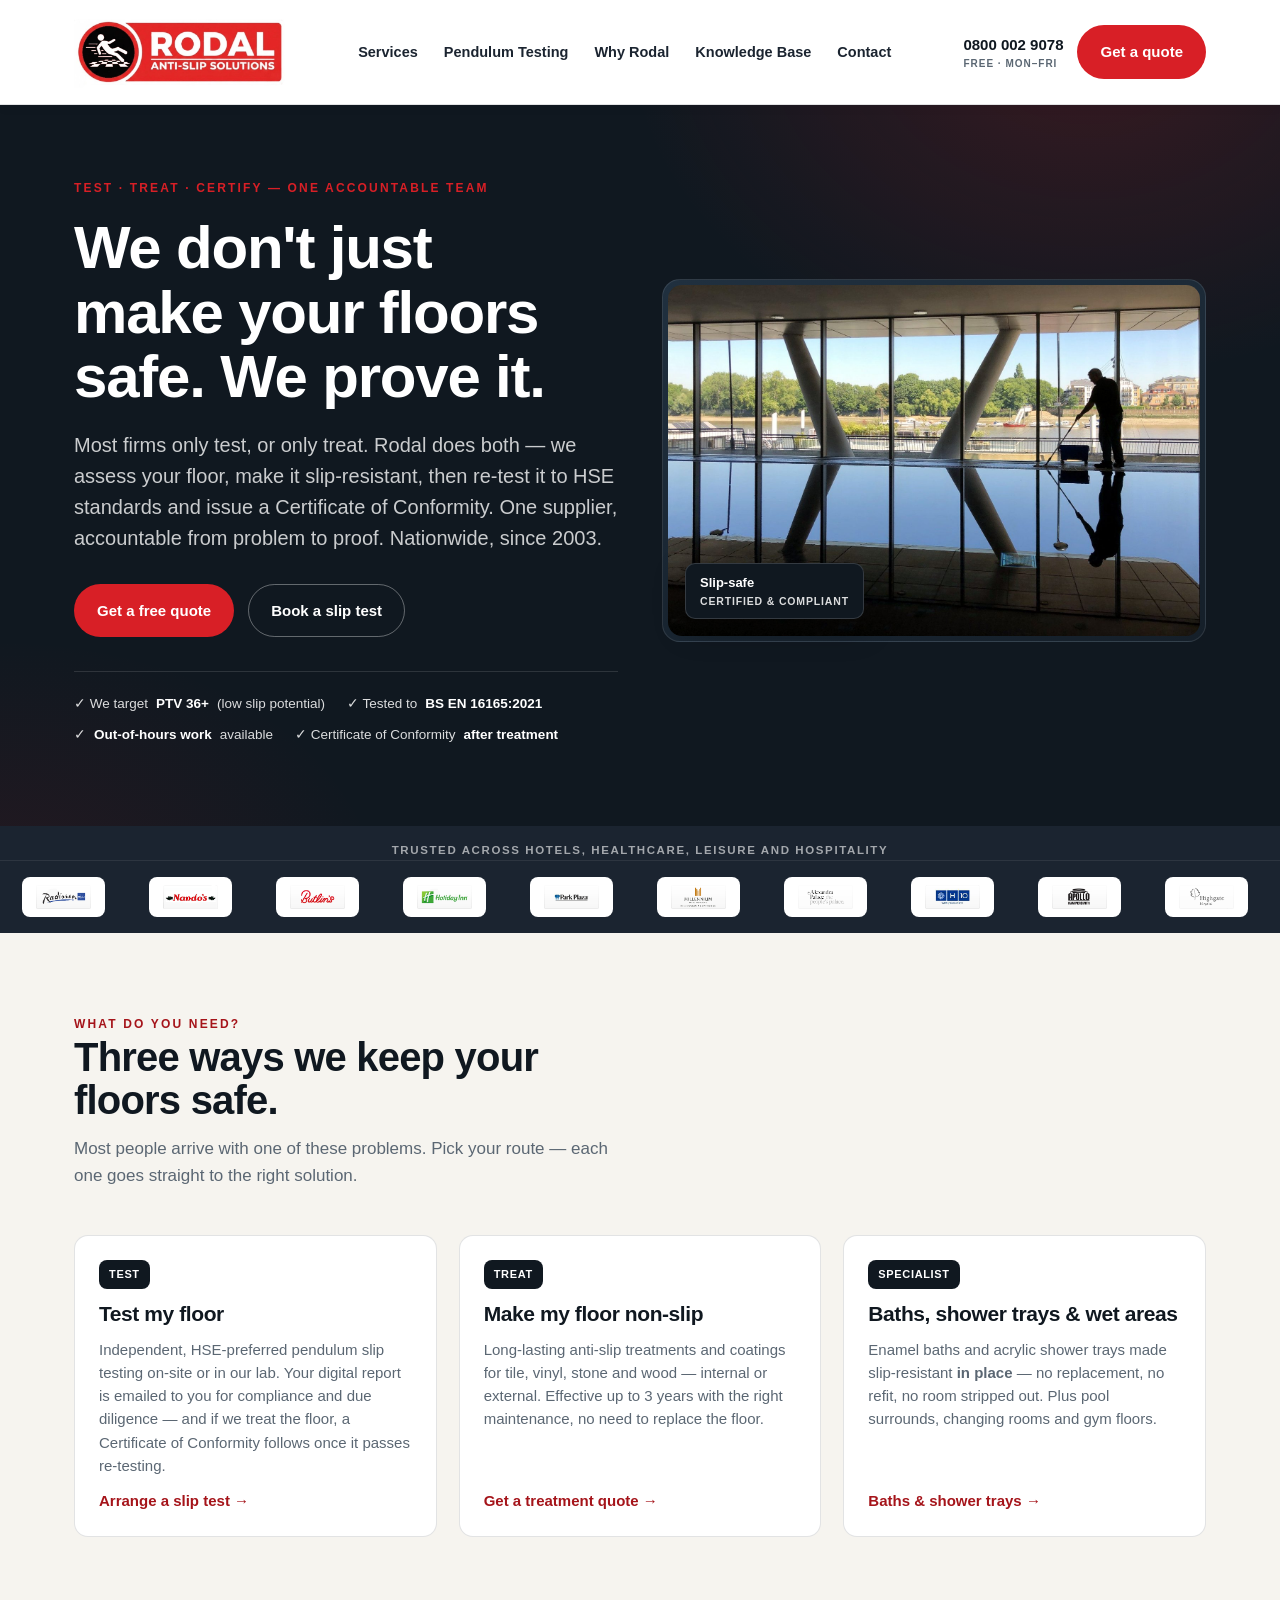
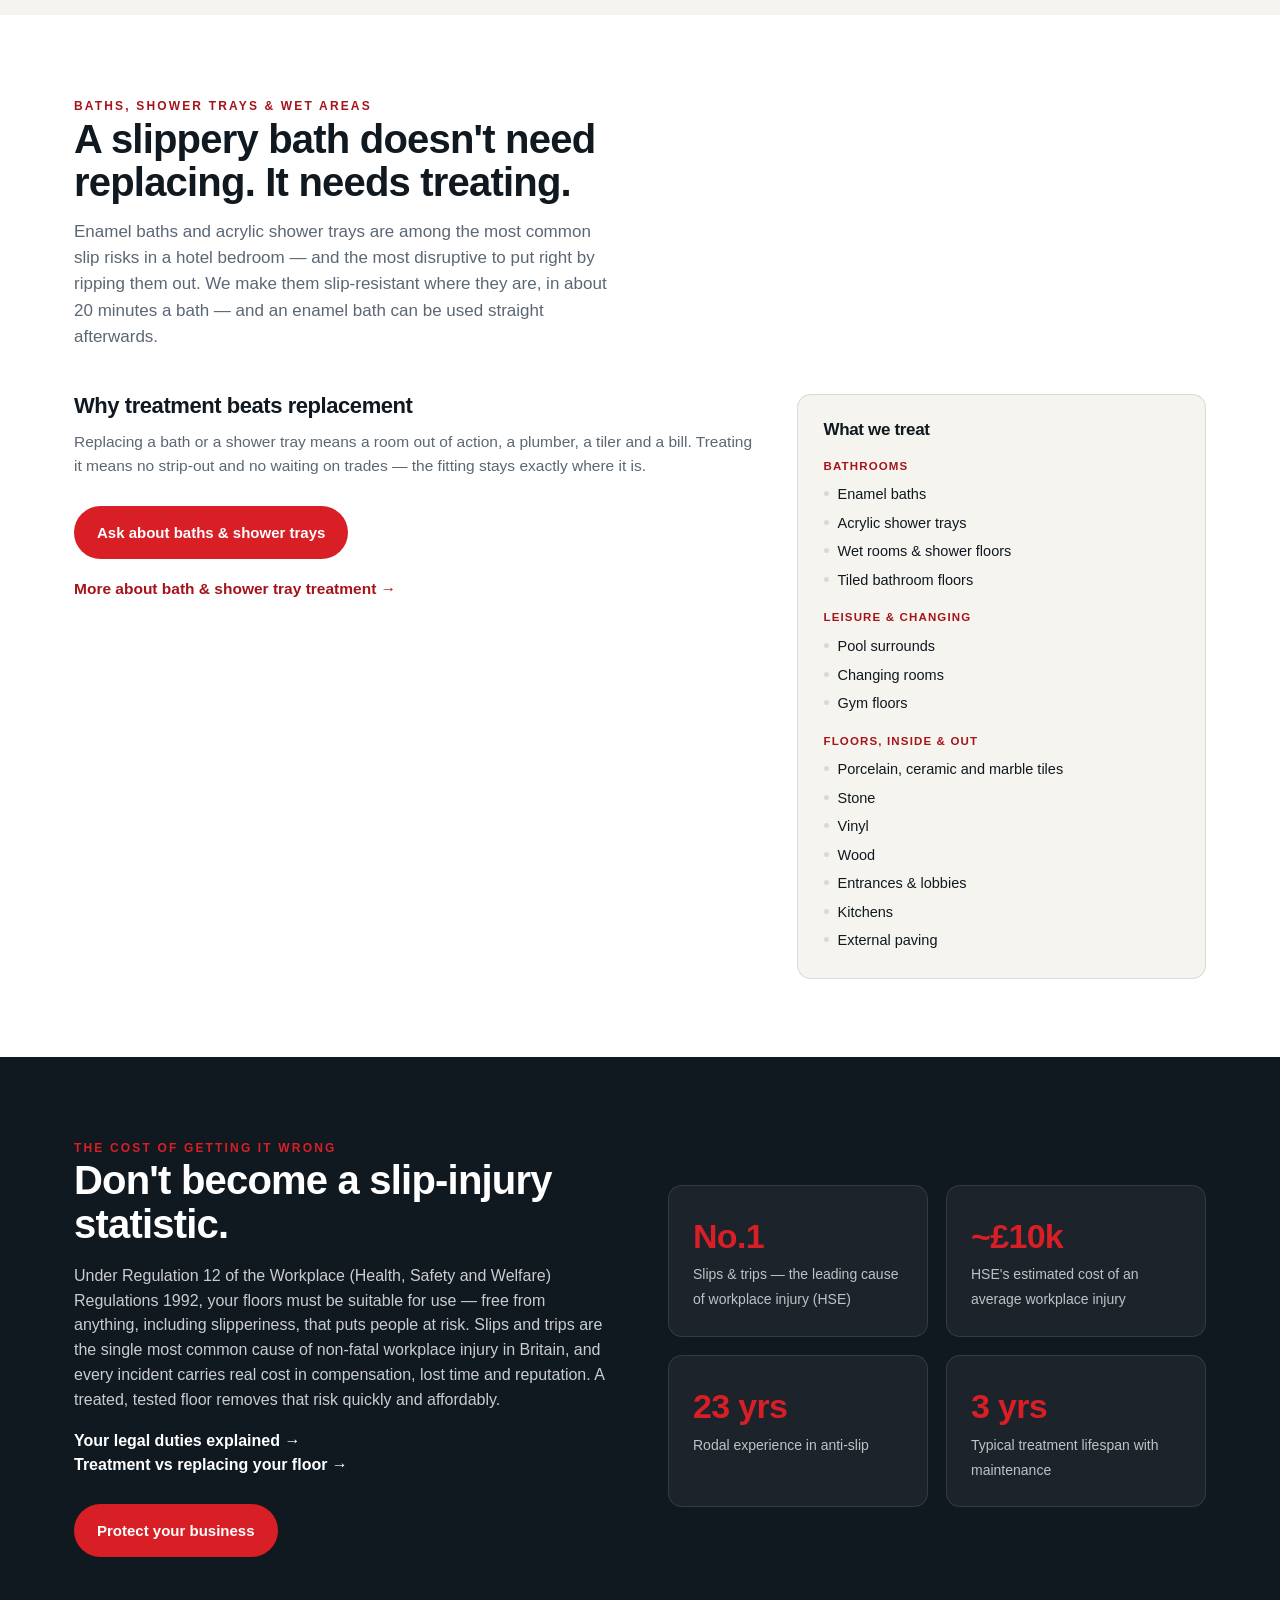
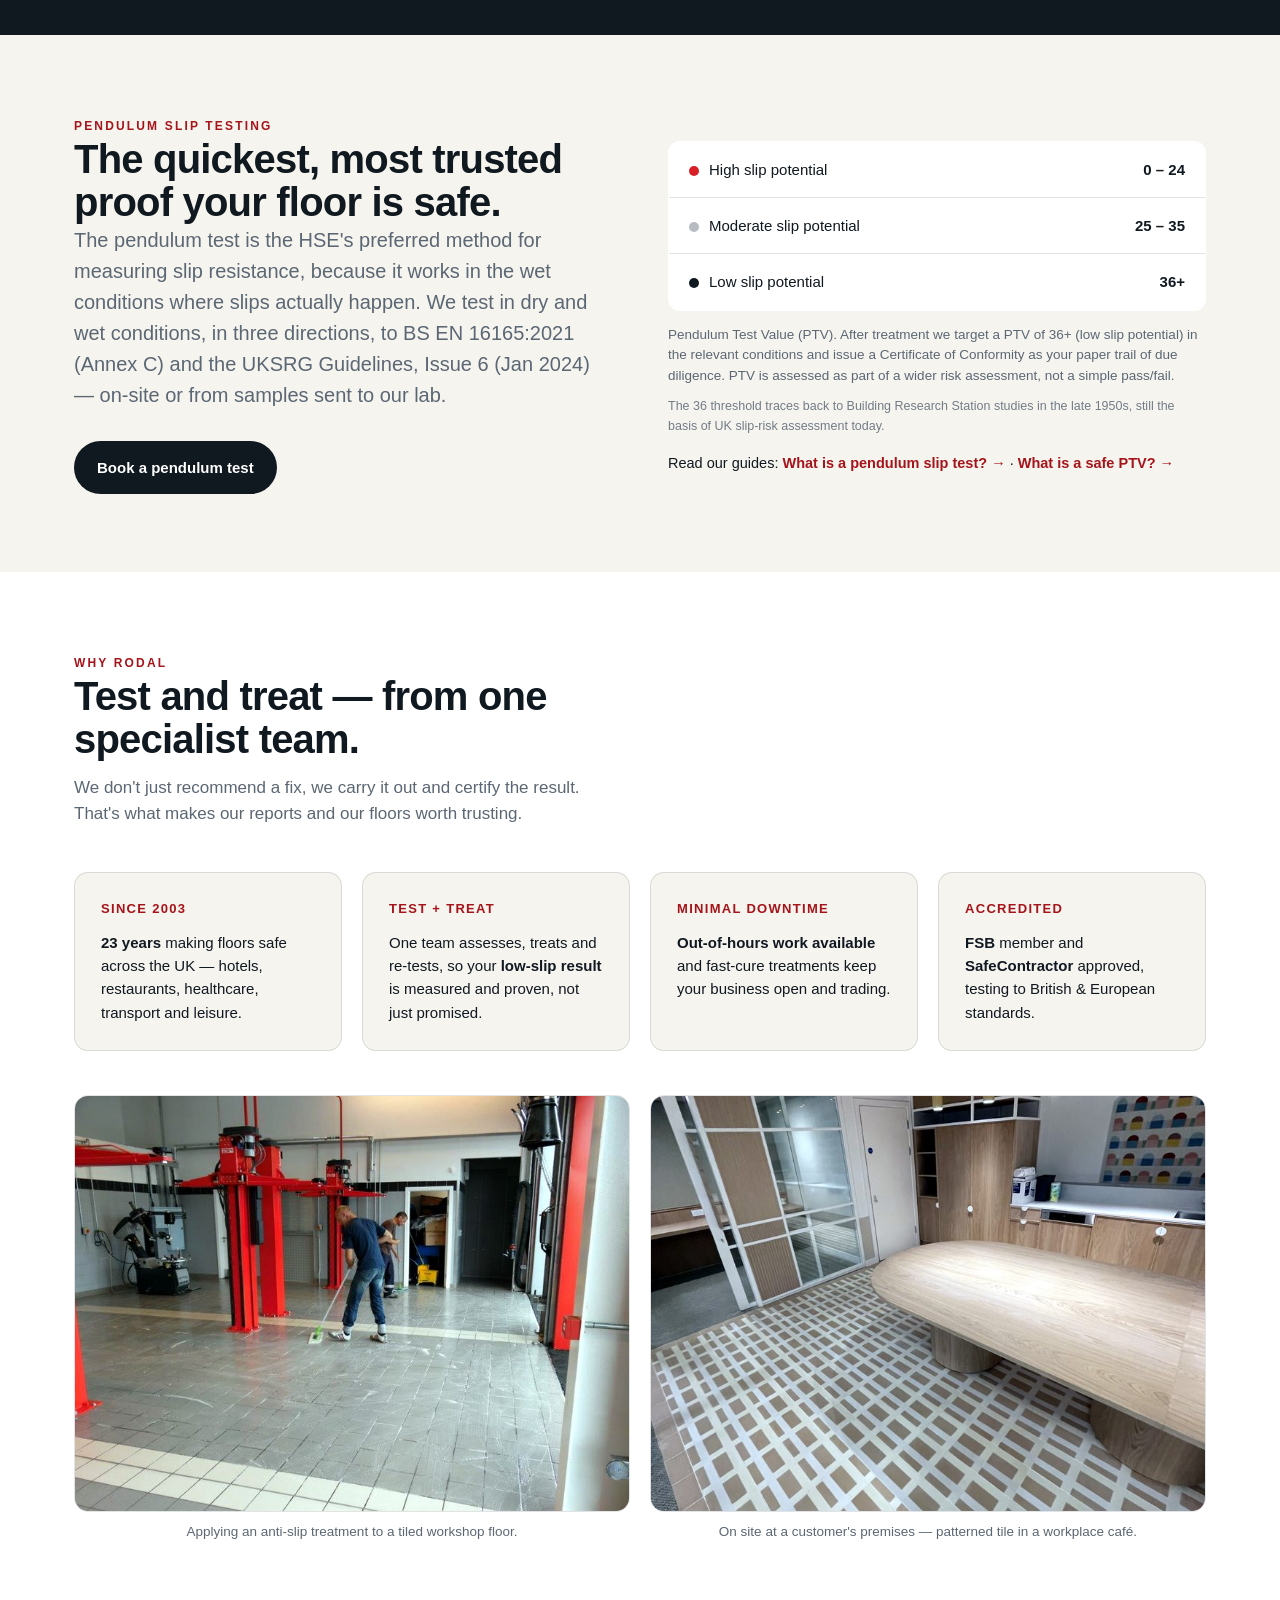
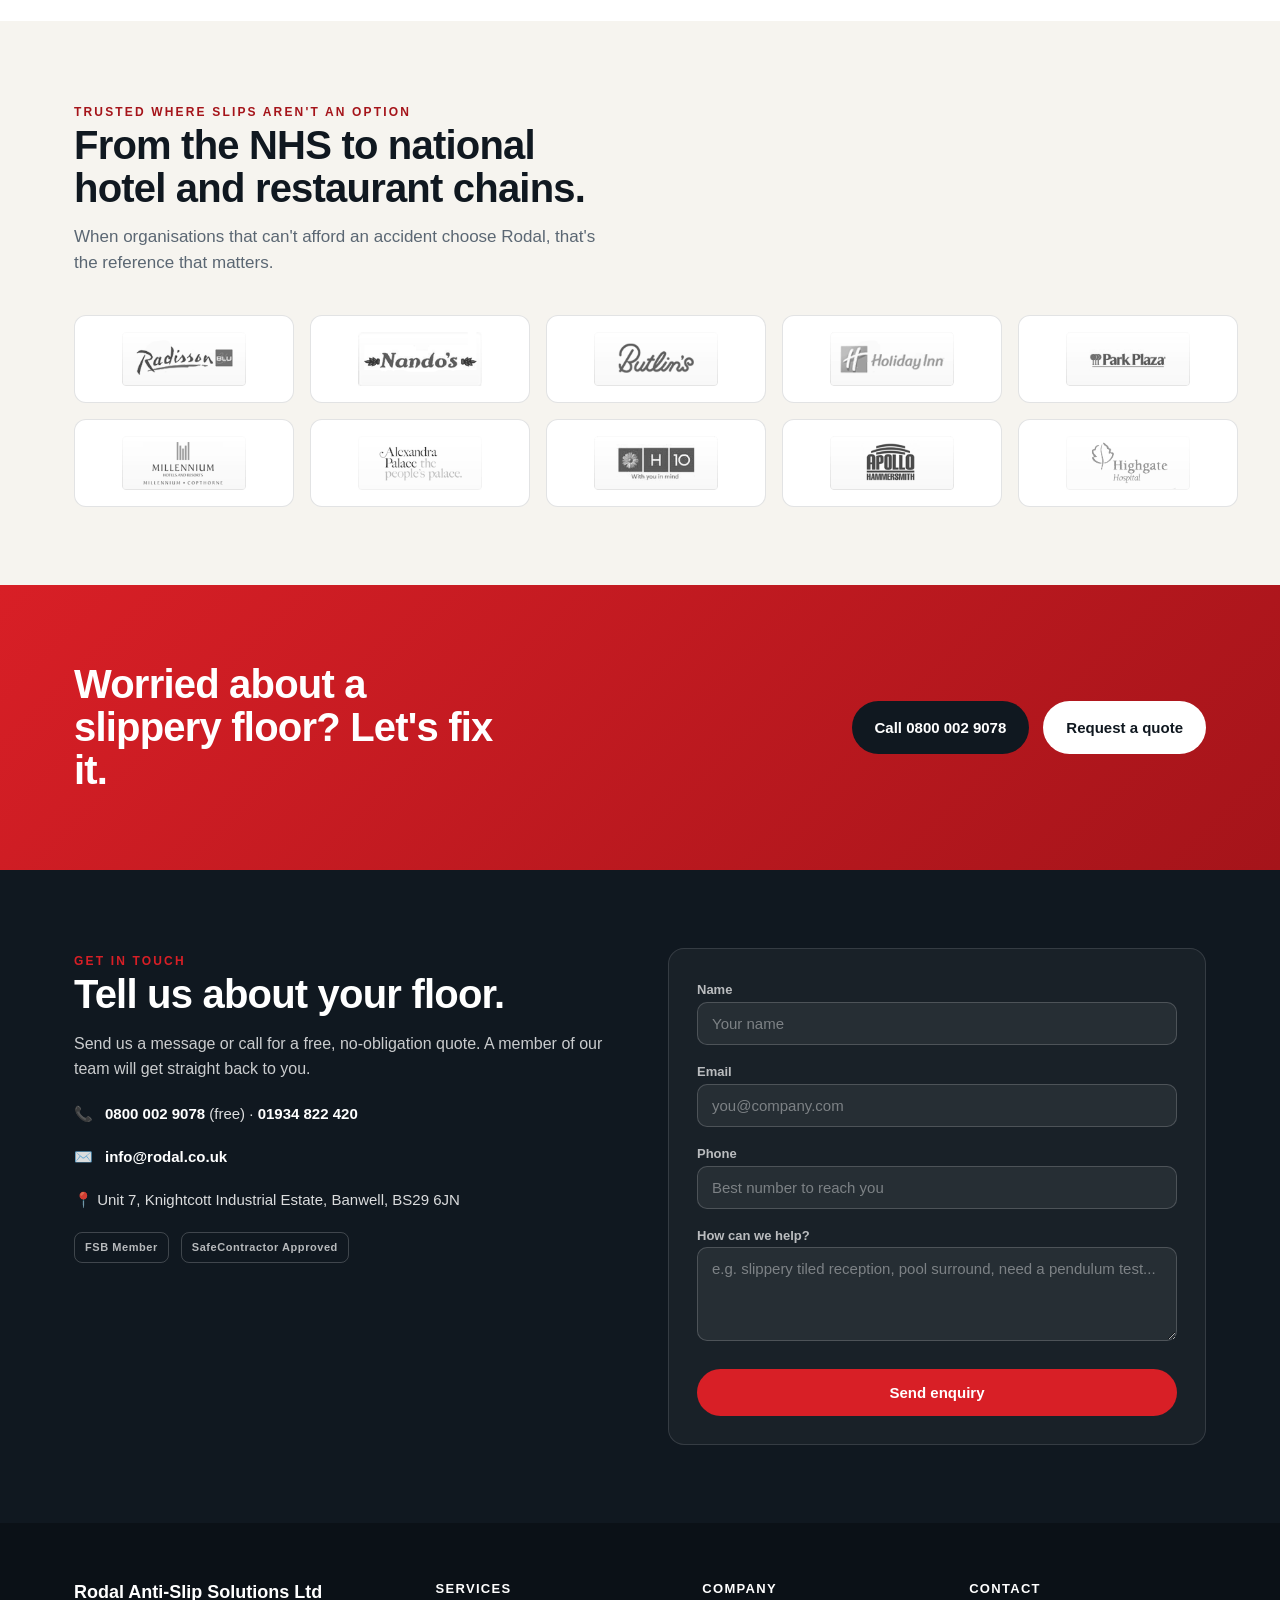
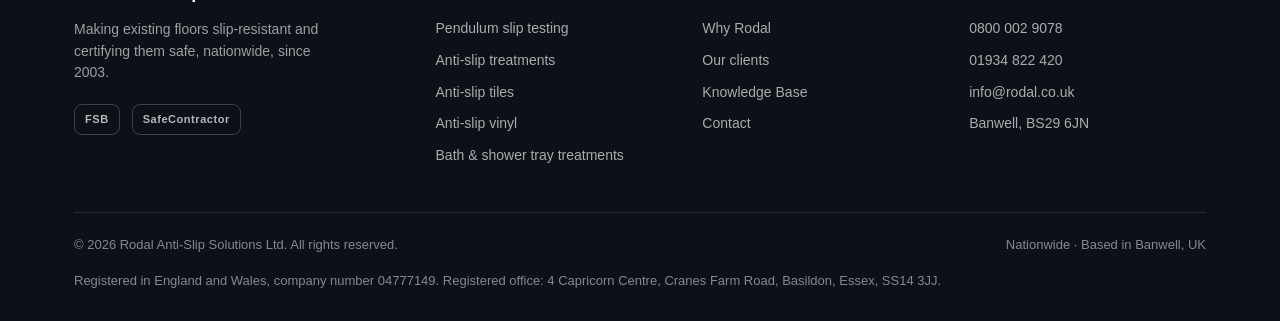
<file: index.html>
<!DOCTYPE html>
<html lang="en">
<head>
<!-- Google tag (gtag.js) -->
<script async src="https://www.googletagmanager.com/gtag/js?id=G-7B5XFCHS1D"></script>
<script>
  window.dataLayer = window.dataLayer || [];
  function gtag(){dataLayer.push(arguments);}
  gtag('js', new Date());

  gtag('config', 'G-7B5XFCHS1D');
</script>
<meta charset="UTF-8" />
<meta name="viewport" content="width=device-width, initial-scale=1" />
<title>Anti-slip baths, shower trays & floors | Rodal Anti-Slip Solutions</title>
<meta name="description" content="Anti-slip treatment for enamel baths, acrylic shower trays and hard floors, proven by HSE-standard pendulum testing. Trusted by the NHS, TfL and hotel groups." />
<link rel="icon" href="/favicon.ico" sizes="any">
<link rel="icon" type="image/png" href="/favicon-32.png" sizes="32x32">
<link rel="apple-touch-icon" href="/apple-touch-icon.png">
<link rel="canonical" href="https://www.rodal.co.uk/">
<script type="application/ld+json">
{
  "@context": "https://schema.org",
  "@type": "LocalBusiness",
  "name": "Rodal Anti-Slip Solutions Ltd",
  "url": "https://www.rodal.co.uk/",
  "logo": "https://www.rodal.co.uk/assets/rodal-logo.png",
  "image": "https://www.rodal.co.uk/assets/hero-poolside.jpg",
  "description": "Anti-slip treatment for enamel baths, acrylic shower trays and hard floors, proven by HSE-standard pendulum slip testing. Nationwide, since 2003.",
  "telephone": "+448000029078",
  "email": "info@rodal.co.uk",
  "foundingDate": "2003",
  "address": {
    "@type": "PostalAddress",
    "streetAddress": "Unit 7, Knightcott Industrial Estate",
    "addressLocality": "Banwell",
    "addressRegion": "North Somerset",
    "postalCode": "BS29 6JN",
    "addressCountry": "GB"
  },
  "areaServed": { "@type": "Country", "name": "United Kingdom" },
  "contactPoint": [
    { "@type": "ContactPoint", "telephone": "+448000029078", "contactType": "sales", "areaServed": "GB", "availableLanguage": "English" },
    { "@type": "ContactPoint", "telephone": "+441934822420", "contactType": "customer service", "areaServed": "GB", "availableLanguage": "English" }
  ],
  "knowsAbout": ["Anti-slip treatment", "Pendulum slip testing", "Slip resistance", "Enamel bath treatment", "Acrylic shower tray treatment"]
}
</script>
<link rel="stylesheet" href="styles.css" />
</head>
<body>

<header>
  <div class="wrap nav">
    <a class="brand" href="#top">
      <img src="assets/rodal-logo.png" alt="Rodal Anti-Slip Solutions" width="212" height="72" />
    </a>
    <nav class="nav-links" id="menu">
      <a href="#services">Services</a>
      <a href="#testing">Pendulum Testing</a>
      <a href="#why">Why Rodal</a>
      <a href="knowledge.html">Knowledge Base</a>
      <a href="#contact">Contact</a>
    </nav>
    <div class="nav-cta">
      <a class="nav-phone" href="tel:08000029078">0800 002 9078<small>Free · Mon–Fri</small></a>
      <a class="btn btn-primary" href="#contact">Get a quote</a>
      <button class="burger" onclick="document.getElementById('menu').classList.toggle('open')">☰</button>
    </div>
  </div>
</header>

<!-- HERO -->
<section class="hero" id="top" style="padding:0">
  <div class="wrap">
    <div>
      <span class="eyebrow" style="color:var(--accent)">Test · Treat · Certify — one accountable team</span>
      <h1>We don't just make your floors safe. We prove it.</h1>
      <p class="lead">Most firms only test, or only treat. Rodal does both — we assess your floor, make it slip-resistant, then re-test it to HSE standards and issue a Certificate of Conformity. One supplier, accountable from problem to proof. Nationwide, since 2003.</p>
      <div class="hero-cta">
        <a class="btn btn-primary" href="#contact">Get a free quote</a>
        <a class="btn btn-ghost" href="#testing">Book a slip test</a>
      </div>
      <div class="ticks">
        <span class="tick">✓ We target <b>PTV 36+</b> (low slip potential)</span>
        <span class="tick">✓ Tested to <b>BS EN 16165:2021</b></span>
        <span class="tick">✓ <b>Out-of-hours work</b> available</span>
        <span class="tick">✓ Certificate of Conformity <b>after treatment</b></span>
      </div>
    </div>
    <div class="hero-card">
      <img src="assets/hero-poolside.jpg" width="1500" height="1004"
           alt="A Rodal operative treating a poolside floor at a riverside leisure building" />
      <div class="hero-badge">Slip-safe<small>Certified &amp; compliant</small></div>
    </div>
  </div>
</section>

<!-- MARQUEE -->
<p class="marquee-lead">Trusted across hotels, healthcare, leisure and hospitality</p>
<div class="marquee">
  <div class="track">
    <img src="assets/logos/radisson.png" alt="Radisson" /><img src="assets/logos/nandos.png" alt="Nando's" /><img src="assets/logos/butlins.png" alt="Butlin's" /><img src="assets/logos/holiday.png" alt="Holiday Inn" /><img src="assets/logos/parkplaza.png" alt="Park Plaza" /><img src="assets/logos/millenium.png" alt="Millennium Hotels" /><img src="assets/logos/alexandra.png" alt="Alexandra Hotels" /><img src="assets/logos/h10.png" alt="H10 Hotels" /><img src="assets/logos/apollo.png" alt="Apollo" /><img src="assets/logos/highgate.png" alt="Highgate" />
    <img src="assets/logos/radisson.png" alt="Radisson" /><img src="assets/logos/nandos.png" alt="Nando's" /><img src="assets/logos/butlins.png" alt="Butlin's" /><img src="assets/logos/holiday.png" alt="Holiday Inn" /><img src="assets/logos/parkplaza.png" alt="Park Plaza" /><img src="assets/logos/millenium.png" alt="Millennium Hotels" /><img src="assets/logos/alexandra.png" alt="Alexandra Hotels" /><img src="assets/logos/h10.png" alt="H10 Hotels" /><img src="assets/logos/apollo.png" alt="Apollo" /><img src="assets/logos/highgate.png" alt="Highgate" />
  </div>
</div>

<!-- SERVICES / ROUTES -->
<section id="services">
  <div class="wrap">
    <div class="sec-head">
      <span class="eyebrow">What do you need?</span>
      <h2>Three ways we keep your floors safe.</h2>
      <p>Most people arrive with one of these problems. Pick your route — each one goes straight to the right solution.</p>
    </div>
    <div class="routes">
      <div class="route">
        <div class="rbody">
          <span class="tag">Test</span>
          <h3>Test my floor</h3>
          <p>Independent, HSE-preferred pendulum slip testing on-site or in our lab. Your digital report is emailed to you for compliance and due diligence — and if we treat the floor, a Certificate of Conformity follows once it passes re-testing.</p>
          <a class="rlink" href="#testing">Arrange a slip test →</a>
        </div>
      </div>
      <div class="route">
        <div class="rbody">
          <span class="tag">Treat</span>
          <h3>Make my floor non-slip</h3>
          <p>Long-lasting anti-slip treatments and coatings for tile, vinyl, stone and wood — internal or external. Effective up to 3 years with the right maintenance, no need to replace the floor.</p>
          <a class="rlink" href="#contact">Get a treatment quote →</a>
        </div>
      </div>
      <div class="route">
        <div class="rbody">
          <span class="tag">Specialist</span>
          <h3>Baths, shower trays &amp; wet areas</h3>
          <p>Enamel baths and acrylic shower trays made slip-resistant <b>in place</b> — no replacement, no refit, no room stripped out. Plus pool surrounds, changing rooms and gym floors.</p>
          <a class="rlink" href="anti-slip-bath-treatments.html">Baths &amp; shower trays →</a>
        </div>
      </div>
    </div>
  </div>
</section>

<!-- BATHROOMS, TRAYS & WET AREAS -->
<section id="bathrooms">
  <div class="wrap">
    <div class="sec-head">
      <span class="eyebrow">Baths, shower trays &amp; wet areas</span>
      <h2>A slippery bath doesn't need replacing. It needs treating.</h2>
      <p>Enamel baths and acrylic shower trays are among the most common slip risks in a hotel bedroom — and the most disruptive to put right by ripping them out. We make them slip-resistant where they are, in about 20 minutes a bath — and an enamel bath can be used straight afterwards.</p>
    </div>
    <div class="bath-grid">
      <div class="bath-main">
        <h3>Why treatment beats replacement</h3>
        <p style="margin-bottom:28px">Replacing a bath or a shower tray means a room out of action, a plumber, a tiler and a bill. Treating it means no strip-out and no waiting on trades — the fitting stays exactly where it is.</p>
        <a class="btn btn-primary" href="#contact">Ask about baths &amp; shower trays</a>
        <p style="margin-top:18px"><a href="anti-slip-bath-treatments.html" style="color:var(--accent-deep);font-weight:800">More about bath &amp; shower tray treatment →</a></p>
      </div>
      <aside class="treat-list">
        <h3>What we treat</h3>
        <div class="tl-group">
          <span class="tl-head">Bathrooms</span>
          <ul>
            <li>Enamel baths</li>
            <li>Acrylic shower trays</li>
            <li>Wet rooms &amp; shower floors</li>
            <li>Tiled bathroom floors</li>
          </ul>
        </div>
        <div class="tl-group">
          <span class="tl-head">Leisure &amp; changing</span>
          <ul>
            <li>Pool surrounds</li>
            <li>Changing rooms</li>
            <li>Gym floors</li>
          </ul>
        </div>
        <div class="tl-group">
          <span class="tl-head">Floors, inside &amp; out</span>
          <ul>
            <li>Porcelain, ceramic and marble tiles</li>
            <li>Stone</li>
            <li>Vinyl</li>
            <li>Wood</li>
            <li>Entrances &amp; lobbies</li>
            <li>Kitchens</li>
            <li>External paving</li>
          </ul>
        </div>
      </aside>
    </div>
  </div>
</section>

<!-- RISK BAND -->
<section class="risk">
  <div class="wrap">
    <div>
      <span class="eyebrow" style="color:var(--accent)">The cost of getting it wrong</span>
      <h2>Don't become a slip-injury statistic.</h2>
      <p>Under Regulation 12 of the Workplace (Health, Safety and Welfare) Regulations 1992, your floors must be suitable for use — free from anything, including slipperiness, that puts people at risk. Slips and trips are the single most common cause of non-fatal workplace injury in Britain, and every incident carries real cost in compensation, lost time and reputation. A treated, tested floor removes that risk quickly and affordably.</p>
      <p style="margin-top:16px"><a href="slippery-floors-and-uk-law.html" style="color:#fff;font-weight:800">Your legal duties explained →</a><br><a href="anti-slip-treatment-vs-replacing-your-floor.html" style="color:#fff;font-weight:800">Treatment vs replacing your floor →</a></p>
      <a class="btn btn-primary" href="#contact" style="margin-top:26px">Protect your business</a>
    </div>
    <div class="stats">
      <div class="stat"><b>No.1</b><span>Slips &amp; trips — the leading cause of workplace injury (HSE)</span></div>
      <div class="stat"><b>~£10k</b><span>HSE's estimated cost of an average workplace injury</span></div>
      <div class="stat"><b>23 yrs</b><span>Rodal experience in anti-slip</span></div>
      <div class="stat"><b>3 yrs</b><span>Typical treatment lifespan with maintenance</span></div>
    </div>
  </div>
</section>

<!-- PENDULUM TESTING -->
<section id="testing">
  <div class="wrap ptv">
    <div>
      <span class="eyebrow">Pendulum slip testing</span>
      <h2>The quickest, most trusted proof your floor is safe.</h2>
      <p class="lead" style="color:var(--muted)">The pendulum test is the HSE's preferred method for measuring slip resistance, because it works in the wet conditions where slips actually happen. We test in dry and wet conditions, in three directions, to BS EN 16165:2021 (Annex C) and the UKSRG Guidelines, Issue 6 (Jan 2024) — on-site or from samples sent to our lab.</p>
      <div class="hero-cta">
        <a class="btn btn-dark" href="#contact">Book a pendulum test</a>
      </div>
    </div>
    <div>
      <table class="ptv-table">
        <tr><td><span class="dot" style="background:#d81f26"></span>High slip potential</td><td>0 – 24</td></tr>
        <tr><td><span class="dot" style="background:#b8bcc2"></span>Moderate slip potential</td><td>25 – 35</td></tr>
        <tr><td><span class="dot" style="background:#101820"></span>Low slip potential</td><td>36+</td></tr>
      </table>
      <p style="font-size:13.5px;color:var(--muted);margin-top:14px">Pendulum Test Value (PTV). After treatment we target a PTV of 36+ (low slip potential) in the relevant conditions and issue a Certificate of Conformity as your paper trail of due diligence. PTV is assessed as part of a wider risk assessment, not a simple pass/fail.</p>
      <p style="font-size:12.5px;color:var(--muted);margin-top:10px;opacity:.85">The 36 threshold traces back to Building Research Station studies in the late 1950s, still the basis of UK slip-risk assessment today.</p>
      <p style="font-size:14.5px;margin-top:16px">Read our guides: <a href="what-is-a-pendulum-slip-test.html" style="color:var(--accent-deep);font-weight:800">What is a pendulum slip test? →</a> · <a href="what-is-a-safe-ptv.html" style="color:var(--accent-deep);font-weight:800">What is a safe PTV? →</a></p>
    </div>
  </div>
</section>

<!-- WHY -->
<section class="why" id="why">
  <div class="wrap">
    <div class="sec-head">
      <span class="eyebrow">Why Rodal</span>
      <h2>Test and treat — from one specialist team.</h2>
      <p>We don't just recommend a fix, we carry it out and certify the result. That's what makes our reports and our floors worth trusting.</p>
    </div>
    <div class="why-grid">
      <div class="why-item"><div class="k">Since 2003</div><p><b>23 years</b> making floors safe across the UK — hotels, restaurants, healthcare, transport and leisure.</p></div>
      <div class="why-item"><div class="k">Test + Treat</div><p>One team assesses, treats and re-tests, so your <b>low-slip result</b> is measured and proven, not just promised.</p></div>
      <div class="why-item"><div class="k">Minimal downtime</div><p><b>Out-of-hours work available</b> and fast-cure treatments keep your business open and trading.</p></div>
      <div class="why-item"><div class="k">Accredited</div><p><b>FSB</b> member and <b>SafeContractor</b> approved, testing to British &amp; European standards.</p></div>
    </div>
    <div class="work-pair">
      <figure>
        <img src="assets/treating-a-floor.jpg" width="760" height="570" loading="lazy"
             alt="Two Rodal operatives applying an anti-slip treatment to a tiled workshop floor" />
        <figcaption>Applying an anti-slip treatment to a tiled workshop floor.</figcaption>
      </figure>
      <figure>
        <img src="assets/customer-tile-floor.jpg" width="760" height="570" loading="lazy"
             alt="A patterned tiled floor in a workplace cafe at a customer's premises" />
        <figcaption>On site at a customer's premises — patterned tile in a workplace café.</figcaption>
      </figure>
    </div>
  </div>
</section>

<!-- CLIENTS -->
<section id="clients">
  <div class="wrap">
    <div class="sec-head">
      <span class="eyebrow">Trusted where slips aren't an option</span>
      <h2>From the NHS to national hotel and restaurant chains.</h2>
      <p>When organisations that can't afford an accident choose Rodal, that's the reference that matters.</p>
    </div>
    <div class="clients-grid">
      <div class="client"><img src="assets/logos/radisson.png" alt="Radisson" /></div>
      <div class="client"><img src="assets/logos/nandos.png" alt="Nando's" /></div>
      <div class="client"><img src="assets/logos/butlins.png" alt="Butlin's" /></div>
      <div class="client"><img src="assets/logos/holiday.png" alt="Holiday Inn" /></div>
      <div class="client"><img src="assets/logos/parkplaza.png" alt="Park Plaza" /></div>
      <div class="client"><img src="assets/logos/millenium.png" alt="Millennium Hotels" /></div>
      <div class="client"><img src="assets/logos/alexandra.png" alt="Alexandra Hotels" /></div>
      <div class="client"><img src="assets/logos/h10.png" alt="H10 Hotels" /></div>
      <div class="client"><img src="assets/logos/apollo.png" alt="Apollo" /></div>
      <div class="client"><img src="assets/logos/highgate.png" alt="Highgate" /></div>
    </div>
  </div>
</section>

<!-- CTA BAND -->
<section class="cta-band">
  <div class="wrap">
    <h2>Worried about a slippery floor? Let's fix it.</h2>
    <div class="btns">
      <a class="btn btn-dark" href="tel:08000029078">Call 0800 002 9078</a>
      <a class="btn" style="background:#fff;color:var(--ink)" href="#contact">Request a quote</a>
    </div>
  </div>
</section>

<!-- CONTACT -->
<section class="contact" id="contact">
  <div class="wrap">
    <div class="cinfo">
      <span class="eyebrow" style="color:var(--accent)">Get in touch</span>
      <h2 style="color:#fff">Tell us about your floor.</h2>
      <p style="margin-top:16px">Send us a message or call for a free, no-obligation quote. A member of our team will get straight back to you.</p>
      <div class="line">📞 <span><a href="tel:08000029078">0800 002 9078</a> (free) · <a href="tel:01934822420">01934 822 420</a></span></div>
      <div class="line">✉️ <a href="mailto:info@rodal.co.uk">info@rodal.co.uk</a></div>
      <div class="line">📍 Unit 7, Knightcott Industrial Estate, Banwell, BS29 6JN</div>
      <div class="accred"><span>FSB Member</span><span>SafeContractor Approved</span></div>
    </div>
    <form onsubmit="return rodalSubmit(event, 'enquirySent', 'Website enquiry')">
      <div><label>Name</label><input required placeholder="Your name" /></div>
      <div><label>Email</label><input type="email" required placeholder="you@company.com" /></div>
      <div><label>Phone</label><input placeholder="Best number to reach you" /></div>
      <div><label>How can we help?</label><textarea rows="4" placeholder="e.g. slippery tiled reception, pool surround, need a pendulum test..."></textarea></div>
      <!-- Spam trap: hidden from people, filled in by bots. Submissions with
           this set are silently discarded. Not visible on the page. -->
      <input type="text" name="_gotcha" tabindex="-1" autocomplete="off" aria-hidden="true" style="position:absolute;left:-9999px;width:1px;height:1px;opacity:0;">
      <button class="btn btn-primary" type="submit">Send enquiry</button>
    </form>
    <!-- Shown in place of the form once an enquiry has been sent. -->
    <div id="enquirySent" style="display:none; border-left:4px solid var(--accent); background:rgba(255,255,255,.06); border-radius:10px; padding:20px 22px; align-self:start;">
      <h3 style="color:#fff; margin:0 0 .4em;">Thank you — message sent</h3>
      <p style="margin:0;">We've received your enquiry and will get straight back to you. If it's urgent, please call us free on <a href="tel:08000029078" style="color:#fff; font-weight:700;">0800 002 9078</a>.</p>
    </div>
  </div>
</section>

<!-- FOOTER -->
<footer>
  <div class="wrap">
    <div class="foot">
      <div class="foot-brand">
        <b>Rodal Anti-Slip Solutions Ltd</b>
        <p>Making existing floors slip-resistant and certifying them safe, nationwide, since 2003.</p>
        <div class="accred"><span>FSB</span><span>SafeContractor</span></div>
      </div>
      <div>
        <h4>Services</h4>
        <a href="#testing">Pendulum slip testing</a>
        <a href="#services">Anti-slip treatments</a>
        <a href="#services">Anti-slip tiles</a>
        <a href="#services">Anti-slip vinyl</a>
        <a href="anti-slip-bath-treatments.html">Bath &amp; shower tray treatments</a>
      </div>
      <div>
        <h4>Company</h4>
        <a href="#why">Why Rodal</a>
        <a href="#clients">Our clients</a>
        <a href="knowledge.html">Knowledge Base</a>
        <a href="#contact">Contact</a>
      </div>
      <div>
        <h4>Contact</h4>
        <a href="tel:08000029078">0800 002 9078</a>
        <a href="tel:01934822420">01934 822 420</a>
        <a href="mailto:info@rodal.co.uk">info@rodal.co.uk</a>
        <a>Banwell, BS29 6JN</a>
      </div>
    </div>
    <div class="foot-bottom">
      <span>© 2026 Rodal Anti-Slip Solutions Ltd. All rights reserved.</span>
      <span>Nationwide · Based in Banwell, UK</span>
      <span>Registered in England and Wales, company number 04777149. Registered office: 4 Capricorn Centre, Cranes Farm Road, Basildon, Essex, SS14 3JJ.</span>
    </div>
  </div>
</footer>

<script src="assets/rodal-forms.js"></script>
</body>
</html>
</file>
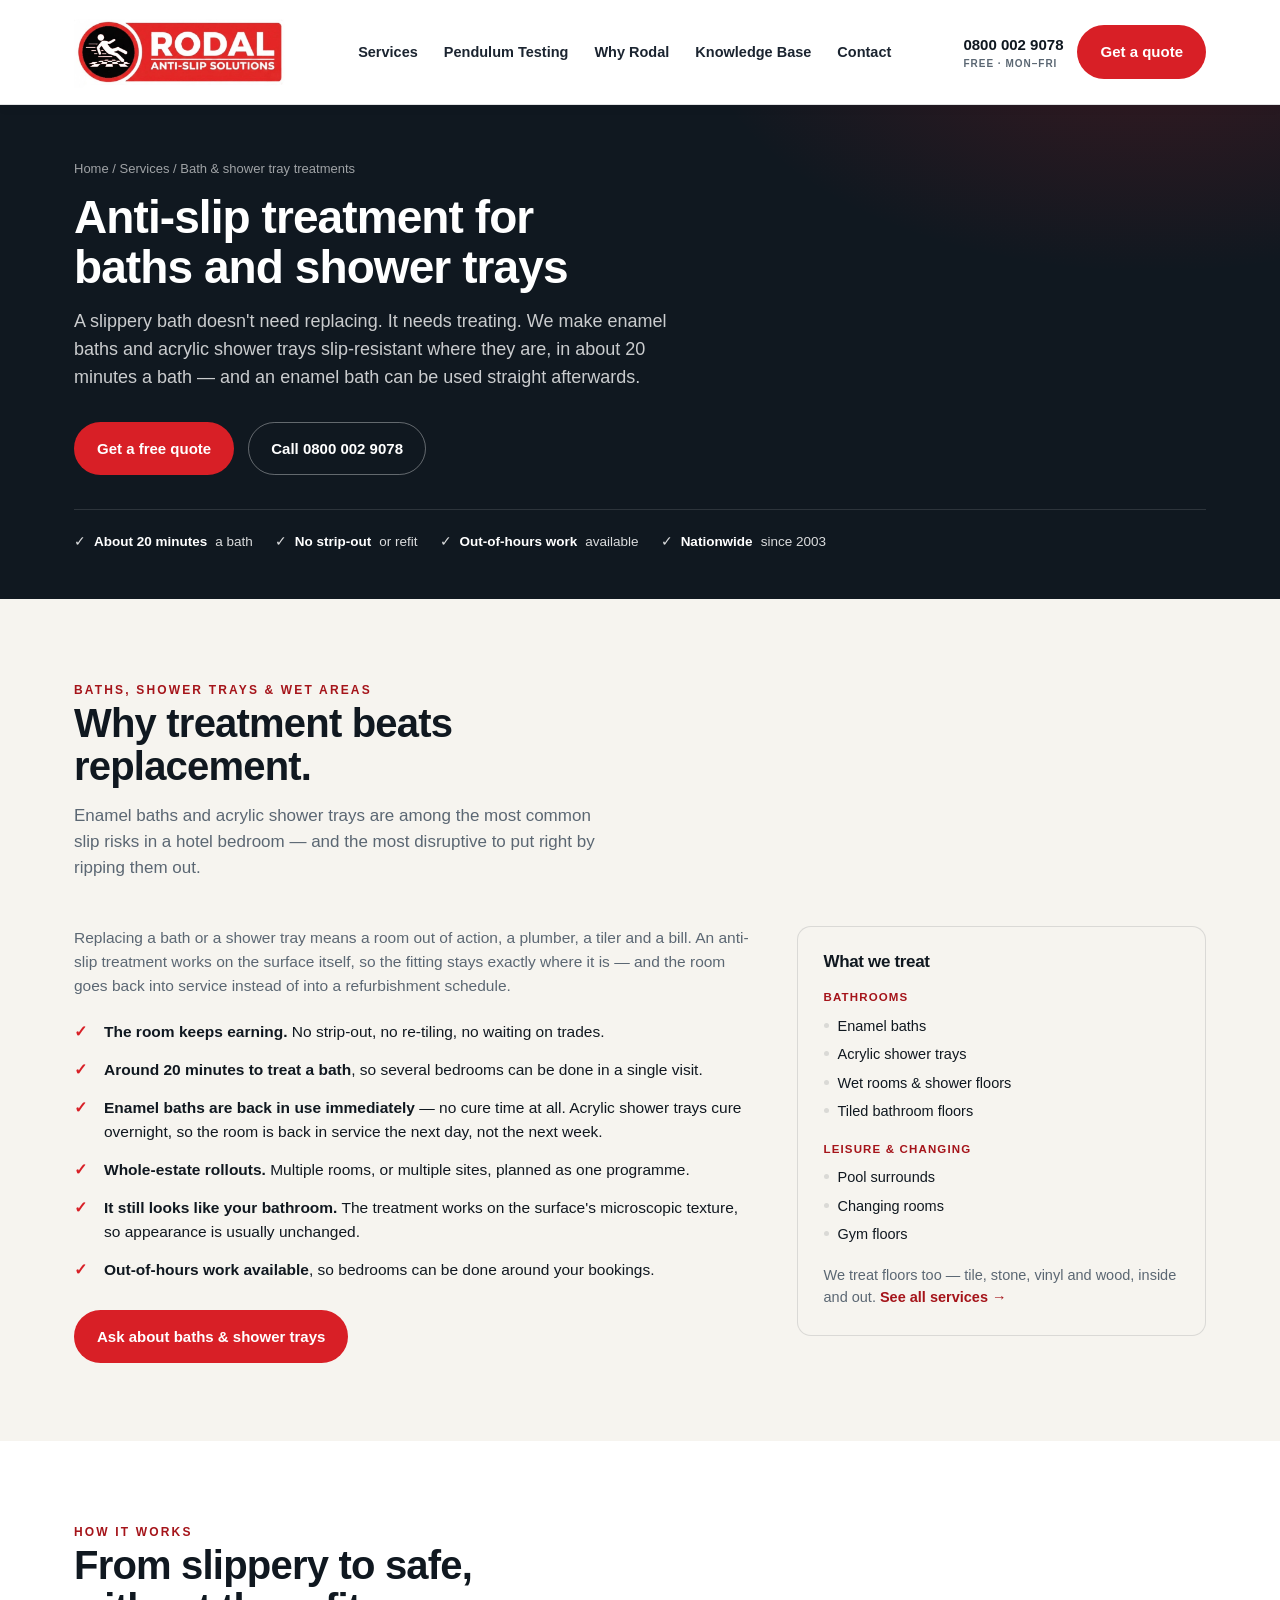
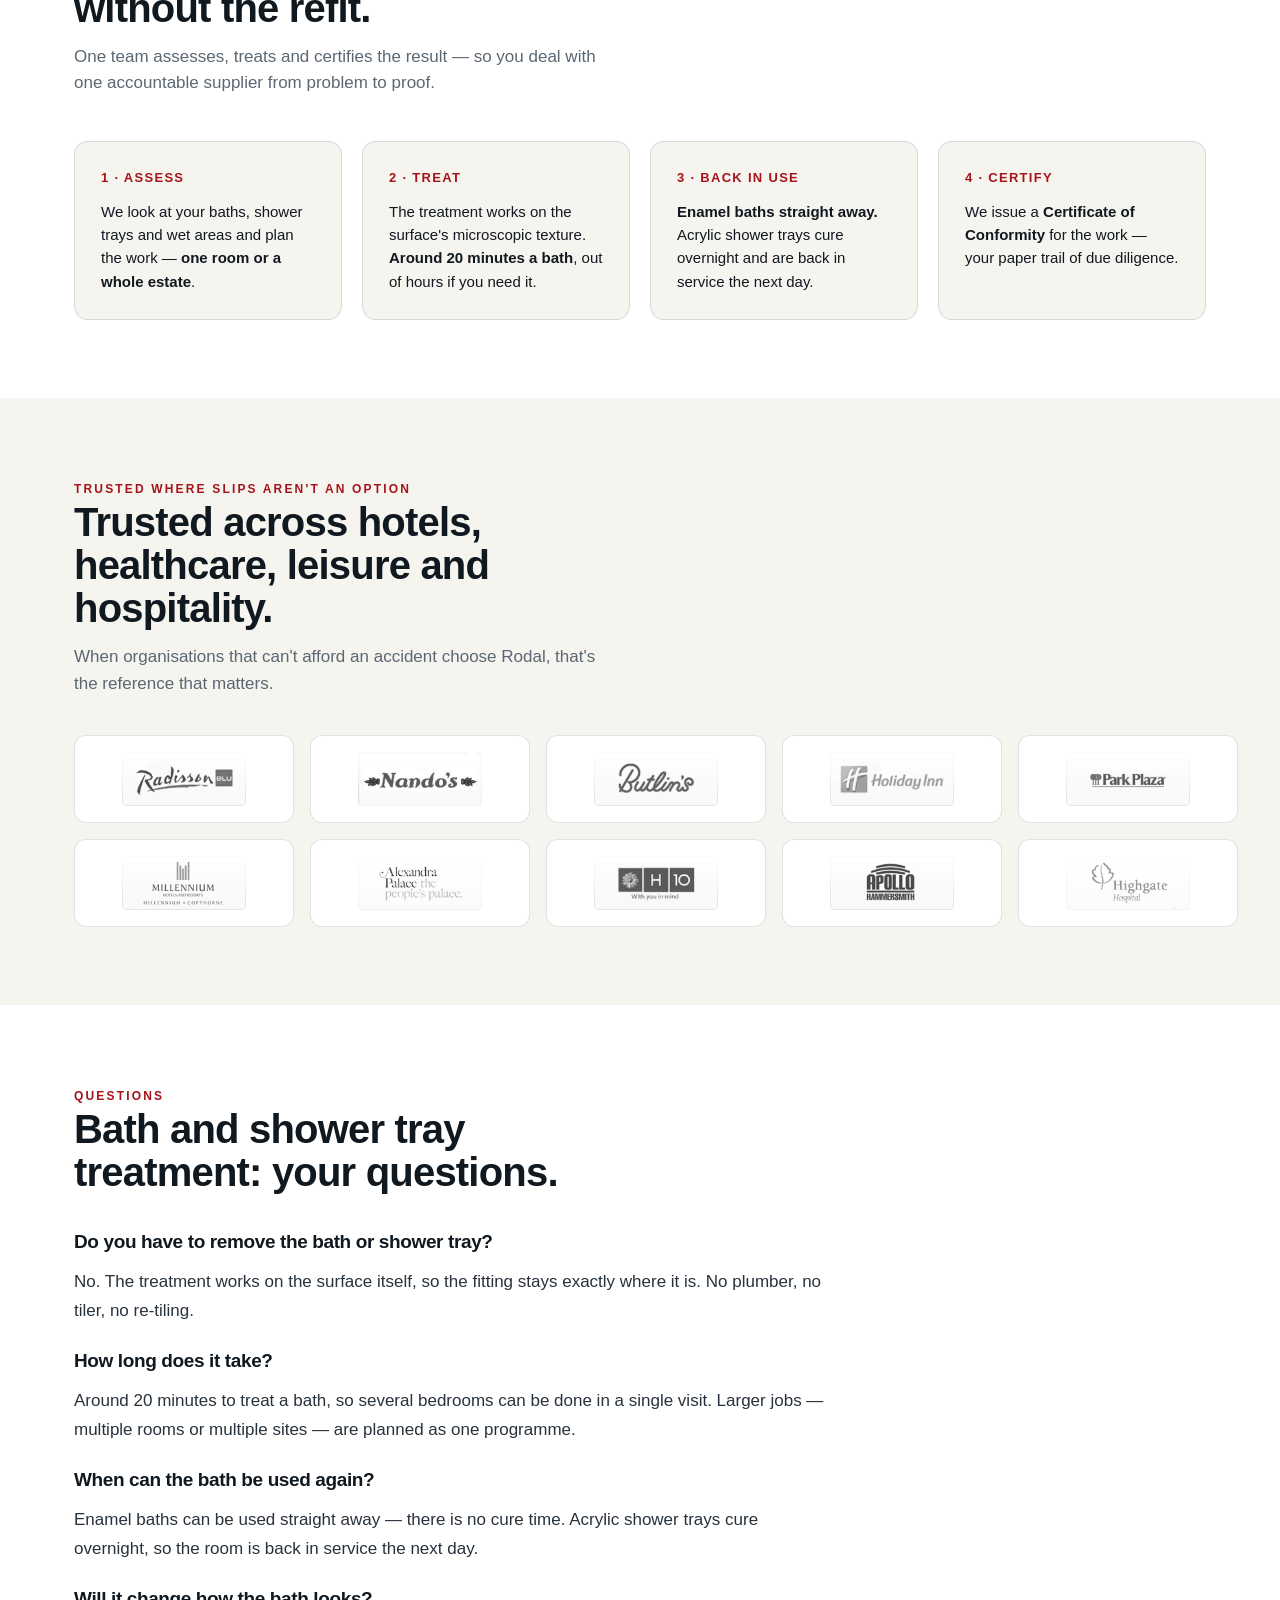
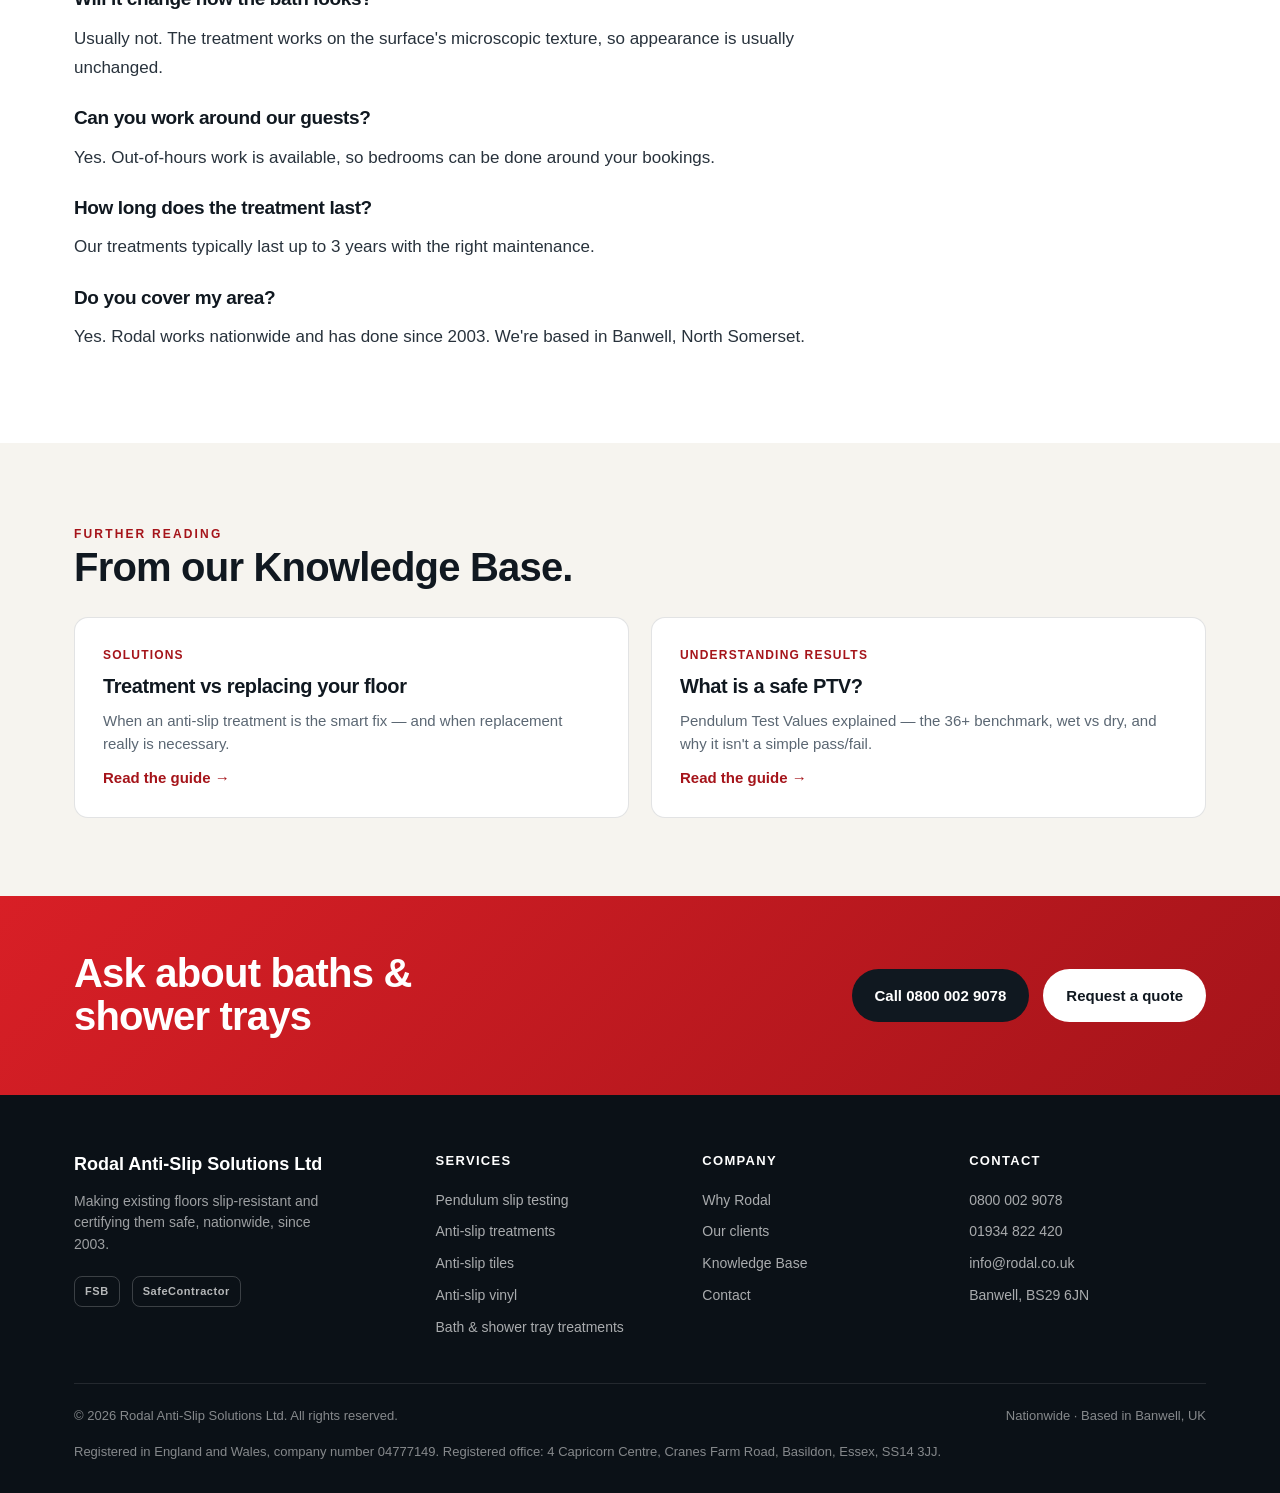
<file: anti-slip-bath-treatments.html>
<!DOCTYPE html>
<html lang="en">
<head>
<!-- Google tag (gtag.js) -->
<script async src="https://www.googletagmanager.com/gtag/js?id=G-7B5XFCHS1D"></script>
<script>
  window.dataLayer = window.dataLayer || [];
  function gtag(){dataLayer.push(arguments);}
  gtag('js', new Date());

  gtag('config', 'G-7B5XFCHS1D');
</script>
<meta charset="UTF-8" />
<meta name="viewport" content="width=device-width, initial-scale=1" />
<title>Anti-slip bath &amp; shower tray treatment | Rodal</title>
<meta name="description" content="Enamel baths and acrylic shower trays made slip-resistant in place, in about 20 minutes a bath. No replacement, no refit. Nationwide since 2003." />
<link rel="icon" href="/favicon.ico" sizes="any">
<link rel="icon" type="image/png" href="/favicon-32.png" sizes="32x32">
<link rel="apple-touch-icon" href="/apple-touch-icon.png">
<link rel="canonical" href="https://www.rodal.co.uk/anti-slip-bath-treatments.html">
<script type="application/ld+json">
{
  "@context": "https://schema.org",
  "@type": "Service",
  "name": "Anti-slip bath and shower tray treatment",
  "serviceType": "Anti-slip treatment",
  "description": "Enamel baths and acrylic shower trays made slip-resistant in place, in about 20 minutes a bath. No replacement, no refit.",
  "url": "https://www.rodal.co.uk/anti-slip-bath-treatments.html",
  "areaServed": { "@type": "Country", "name": "United Kingdom" },
  "provider": {
    "@type": "LocalBusiness",
    "name": "Rodal Anti-Slip Solutions Ltd",
    "url": "https://www.rodal.co.uk/",
    "telephone": "+448000029078"
  }
}
</script>
<link rel="stylesheet" href="styles.css" />
</head>
<body>

<header>
  <div class="wrap nav">
    <a class="brand" href="index.html">
      <img src="assets/rodal-logo.png" alt="Rodal Anti-Slip Solutions" width="212" height="72" />
    </a>
    <nav class="nav-links" id="menu">
      <a href="index.html#services">Services</a>
      <a href="index.html#testing">Pendulum Testing</a>
      <a href="index.html#why">Why Rodal</a>
      <a href="knowledge.html">Knowledge Base</a>
      <a href="index.html#contact">Contact</a>
    </nav>
    <div class="nav-cta">
      <a class="nav-phone" href="tel:08000029078">0800 002 9078<small>Free · Mon–Fri</small></a>
      <a class="btn btn-primary" href="index.html#contact">Get a quote</a>
      <button class="burger" onclick="document.getElementById('menu').classList.toggle('open')">☰</button>
    </div>
  </div>
</header>

<section class="page-hero">
  <div class="wrap">
    <div class="breadcrumb"><a href="index.html">Home</a> / <a href="index.html#services">Services</a> / Bath &amp; shower tray treatments</div>
    <h1>Anti-slip treatment for baths and shower trays</h1>
    <p class="sub">A slippery bath doesn't need replacing. It needs treating. We make enamel baths and acrylic shower trays slip-resistant where they are, in about 20 minutes a bath — and an enamel bath can be used straight afterwards.</p>
    <div class="hero-cta">
      <a class="btn btn-primary" href="index.html#contact">Get a free quote</a>
      <a class="btn btn-ghost" href="tel:08000029078">Call 0800 002 9078</a>
    </div>
    <div class="ticks">
      <span class="tick">✓ <b>About 20 minutes</b> a bath</span>
      <span class="tick">✓ <b>No strip-out</b> or refit</span>
      <span class="tick">✓ <b>Out-of-hours work</b> available</span>
      <span class="tick">✓ <b>Nationwide</b> since 2003</span>
    </div>
  </div>
</section>

<!-- WHY TREAT, NOT REPLACE -->
<section>
  <div class="wrap">
    <div class="sec-head">
      <span class="eyebrow">Baths, shower trays &amp; wet areas</span>
      <h2>Why treatment beats replacement.</h2>
      <p>Enamel baths and acrylic shower trays are among the most common slip risks in a hotel bedroom — and the most disruptive to put right by ripping them out.</p>
    </div>
    <div class="bath-grid">
      <div class="bath-main">
        <p>Replacing a bath or a shower tray means a room out of action, a plumber, a tiler and a bill. An anti-slip treatment works on the surface itself, so the fitting stays exactly where it is — and the room goes back into service instead of into a refurbishment schedule.</p>
        <ul class="bath-list">
          <li><b>The room keeps earning.</b> No strip-out, no re-tiling, no waiting on trades.</li>
          <li><b>Around 20 minutes to treat a bath</b>, so several bedrooms can be done in a single visit.</li>
          <li><b>Enamel baths are back in use immediately</b> — no cure time at all. Acrylic shower trays cure overnight, so the room is back in service the next day, not the next week.</li>
          <li><b>Whole-estate rollouts.</b> Multiple rooms, or multiple sites, planned as one programme.</li>
          <li><b>It still looks like your bathroom.</b> The treatment works on the surface's microscopic texture, so appearance is usually unchanged.</li>
          <li><b>Out-of-hours work available</b>, so bedrooms can be done around your bookings.</li>
        </ul>
        <a class="btn btn-primary" href="index.html#contact">Ask about baths &amp; shower trays</a>
        <!-- PHOTO SLOT: when a photo of a bath or shower tray being treated is ready, save it
             in assets/ (about 760 x 570 px, under 150 KB) and replace this comment with:
             <figure style="margin:32px 0 0">
               <img src="assets/FILENAME.jpg" width="760" height="570" loading="lazy"
                    style="width:100%;height:auto;border-radius:14px;border:1px solid var(--line)"
                    alt="DESCRIBE THE PHOTO" />
             </figure>
        -->
      </div>
      <aside class="treat-list">
        <h3>What we treat</h3>
        <div class="tl-group">
          <span class="tl-head">Bathrooms</span>
          <ul>
            <li>Enamel baths</li>
            <li>Acrylic shower trays</li>
            <li>Wet rooms &amp; shower floors</li>
            <li>Tiled bathroom floors</li>
          </ul>
        </div>
        <div class="tl-group">
          <span class="tl-head">Leisure &amp; changing</span>
          <ul>
            <li>Pool surrounds</li>
            <li>Changing rooms</li>
            <li>Gym floors</li>
          </ul>
        </div>
        <p style="margin-top:18px;font-size:14.5px;color:var(--muted)">We treat floors too — tile, stone, vinyl and wood, inside and out. <a href="index.html#services" style="color:var(--accent-deep);font-weight:800">See all services →</a></p>
      </aside>
    </div>
  </div>
</section>

<!-- HOW IT WORKS -->
<section class="why">
  <div class="wrap">
    <div class="sec-head">
      <span class="eyebrow">How it works</span>
      <h2>From slippery to safe, without the refit.</h2>
      <p>One team assesses, treats and certifies the result — so you deal with one accountable supplier from problem to proof.</p>
    </div>
    <div class="why-grid">
      <div class="why-item"><div class="k">1 · Assess</div><p>We look at your baths, shower trays and wet areas and plan the work — <b>one room or a whole estate</b>.</p></div>
      <div class="why-item"><div class="k">2 · Treat</div><p>The treatment works on the surface's microscopic texture. <b>Around 20 minutes a bath</b>, out of hours if you need it.</p></div>
      <div class="why-item"><div class="k">3 · Back in use</div><p><b>Enamel baths straight away.</b> Acrylic shower trays cure overnight and are back in service the next day.</p></div>
      <div class="why-item"><div class="k">4 · Certify</div><p>We issue a <b>Certificate of Conformity</b> for the work — your paper trail of due diligence.</p></div>
    </div>
  </div>
</section>

<!-- CLIENTS -->
<section id="clients">
  <div class="wrap">
    <div class="sec-head">
      <span class="eyebrow">Trusted where slips aren't an option</span>
      <h2>Trusted across hotels, healthcare, leisure and hospitality.</h2>
      <p>When organisations that can't afford an accident choose Rodal, that's the reference that matters.</p>
    </div>
    <div class="clients-grid">
      <div class="client"><img src="assets/logos/radisson.png" alt="Radisson" /></div>
      <div class="client"><img src="assets/logos/nandos.png" alt="Nando's" /></div>
      <div class="client"><img src="assets/logos/butlins.png" alt="Butlin's" /></div>
      <div class="client"><img src="assets/logos/holiday.png" alt="Holiday Inn" /></div>
      <div class="client"><img src="assets/logos/parkplaza.png" alt="Park Plaza" /></div>
      <div class="client"><img src="assets/logos/millenium.png" alt="Millennium Hotels" /></div>
      <div class="client"><img src="assets/logos/alexandra.png" alt="Alexandra Hotels" /></div>
      <div class="client"><img src="assets/logos/h10.png" alt="H10 Hotels" /></div>
      <div class="client"><img src="assets/logos/apollo.png" alt="Apollo" /></div>
      <div class="client"><img src="assets/logos/highgate.png" alt="Highgate" /></div>
    </div>
  </div>
</section>

<!-- FAQ -->
<section class="why">
  <div class="wrap">
    <div class="sec-head">
      <span class="eyebrow">Questions</span>
      <h2>Bath and shower tray treatment: your questions.</h2>
    </div>
    <div class="article" style="margin:0;padding:12px 0 0">
      <h3>Do you have to remove the bath or shower tray?</h3>
      <p>No. The treatment works on the surface itself, so the fitting stays exactly where it is. No plumber, no tiler, no re-tiling.</p>
      <h3>How long does it take?</h3>
      <p>Around 20 minutes to treat a bath, so several bedrooms can be done in a single visit. Larger jobs — multiple rooms or multiple sites — are planned as one programme.</p>
      <h3>When can the bath be used again?</h3>
      <p>Enamel baths can be used straight away — there is no cure time. Acrylic shower trays cure overnight, so the room is back in service the next day.</p>
      <h3>Will it change how the bath looks?</h3>
      <p>Usually not. The treatment works on the surface's microscopic texture, so appearance is usually unchanged.</p>
      <h3>Can you work around our guests?</h3>
      <p>Yes. Out-of-hours work is available, so bedrooms can be done around your bookings.</p>
      <h3>How long does the treatment last?</h3>
      <p>Our treatments typically last up to 3 years with the right maintenance.</p>
      <h3>Do you cover my area?</h3>
      <p>Yes. Rodal works nationwide and has done since 2003. We're based in Banwell, North Somerset.</p>
    </div>
  </div>
</section>

<!-- FURTHER READING -->
<section>
  <div class="wrap">
    <div class="sec-head" style="margin-bottom:28px">
      <span class="eyebrow">Further reading</span>
      <h2>From our Knowledge Base.</h2>
    </div>
    <div class="kb-grid">

      <a class="kb-card" href="anti-slip-treatment-vs-replacing-your-floor.html">
        <span class="k">Solutions</span>
        <h3>Treatment vs replacing your floor</h3>
        <p>When an anti-slip treatment is the smart fix — and when replacement really is necessary.</p>
        <span class="rlink">Read the guide →</span>
      </a>

      <a class="kb-card" href="what-is-a-safe-ptv.html">
        <span class="k">Understanding results</span>
        <h3>What is a safe PTV?</h3>
        <p>Pendulum Test Values explained — the 36+ benchmark, wet vs dry, and why it isn't a simple pass/fail.</p>
        <span class="rlink">Read the guide →</span>
      </a>

    </div>
  </div>
</section>

<section class="cta-band" style="padding:56px 0">
  <div class="wrap">
    <h2>Ask about baths &amp; shower trays</h2>
    <div class="btns">
      <a class="btn btn-dark" href="tel:08000029078">Call 0800 002 9078</a>
      <a class="btn" style="background:#fff;color:var(--ink)" href="index.html#contact">Request a quote</a>
    </div>
  </div>
</section>

<footer>
  <div class="wrap">
    <div class="foot">
      <div class="foot-brand">
        <b>Rodal Anti-Slip Solutions Ltd</b>
        <p>Making existing floors slip-resistant and certifying them safe, nationwide, since 2003.</p>
        <div class="accred"><span>FSB</span><span>SafeContractor</span></div>
      </div>
      <div>
        <h4>Services</h4>
        <a href="index.html#testing">Pendulum slip testing</a>
        <a href="index.html#services">Anti-slip treatments</a>
        <a href="index.html#services">Anti-slip tiles</a>
        <a href="index.html#services">Anti-slip vinyl</a>
        <a href="anti-slip-bath-treatments.html">Bath &amp; shower tray treatments</a>
      </div>
      <div>
        <h4>Company</h4>
        <a href="index.html#why">Why Rodal</a>
        <a href="index.html#clients">Our clients</a>
        <a href="knowledge.html">Knowledge Base</a>
        <a href="index.html#contact">Contact</a>
      </div>
      <div>
        <h4>Contact</h4>
        <a href="tel:08000029078">0800 002 9078</a>
        <a href="tel:01934822420">01934 822 420</a>
        <a href="mailto:info@rodal.co.uk">info@rodal.co.uk</a>
        <a>Banwell, BS29 6JN</a>
      </div>
    </div>
    <div class="foot-bottom">
      <span>© 2026 Rodal Anti-Slip Solutions Ltd. All rights reserved.</span>
      <span>Nationwide · Based in Banwell, UK</span>
      <span>Registered in England and Wales, company number 04777149. Registered office: 4 Capricorn Centre, Cranes Farm Road, Basildon, Essex, SS14 3JJ.</span>
    </div>
  </div>
</footer>

</body>
</html>
</file>
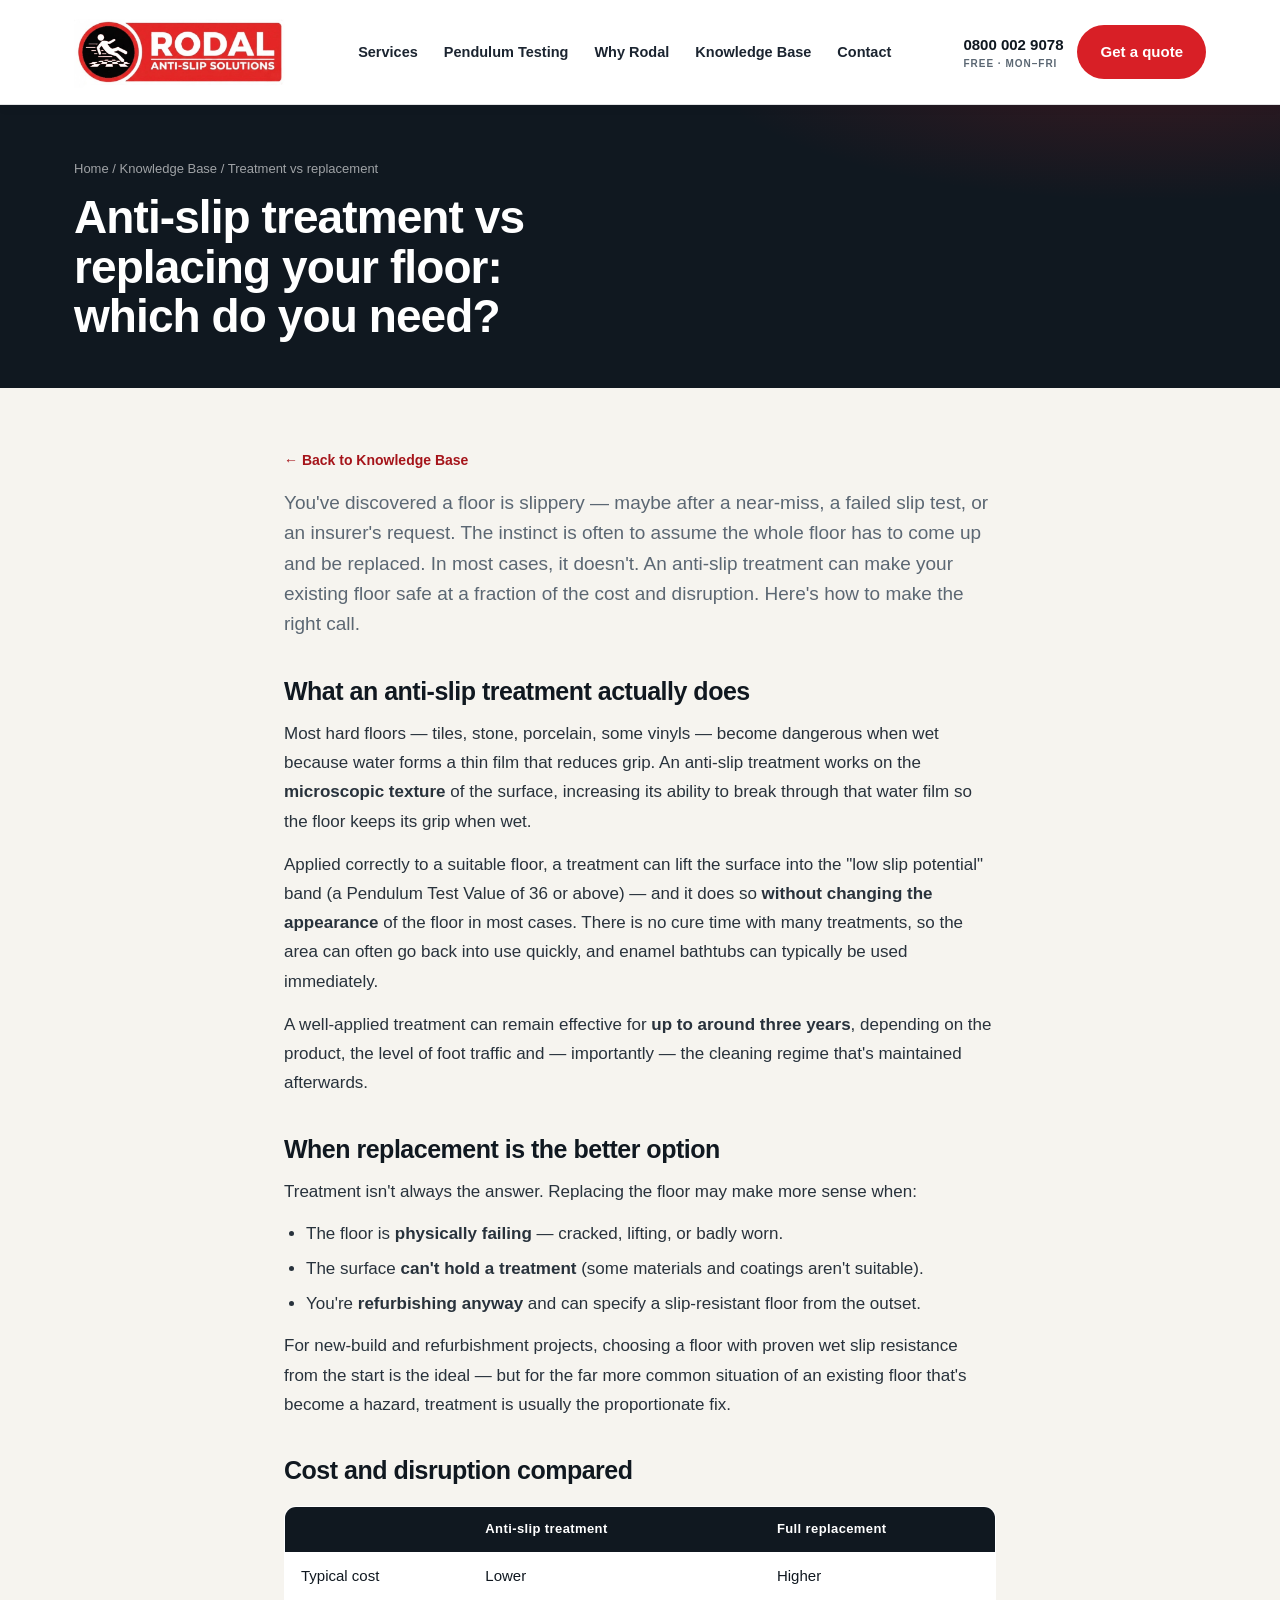
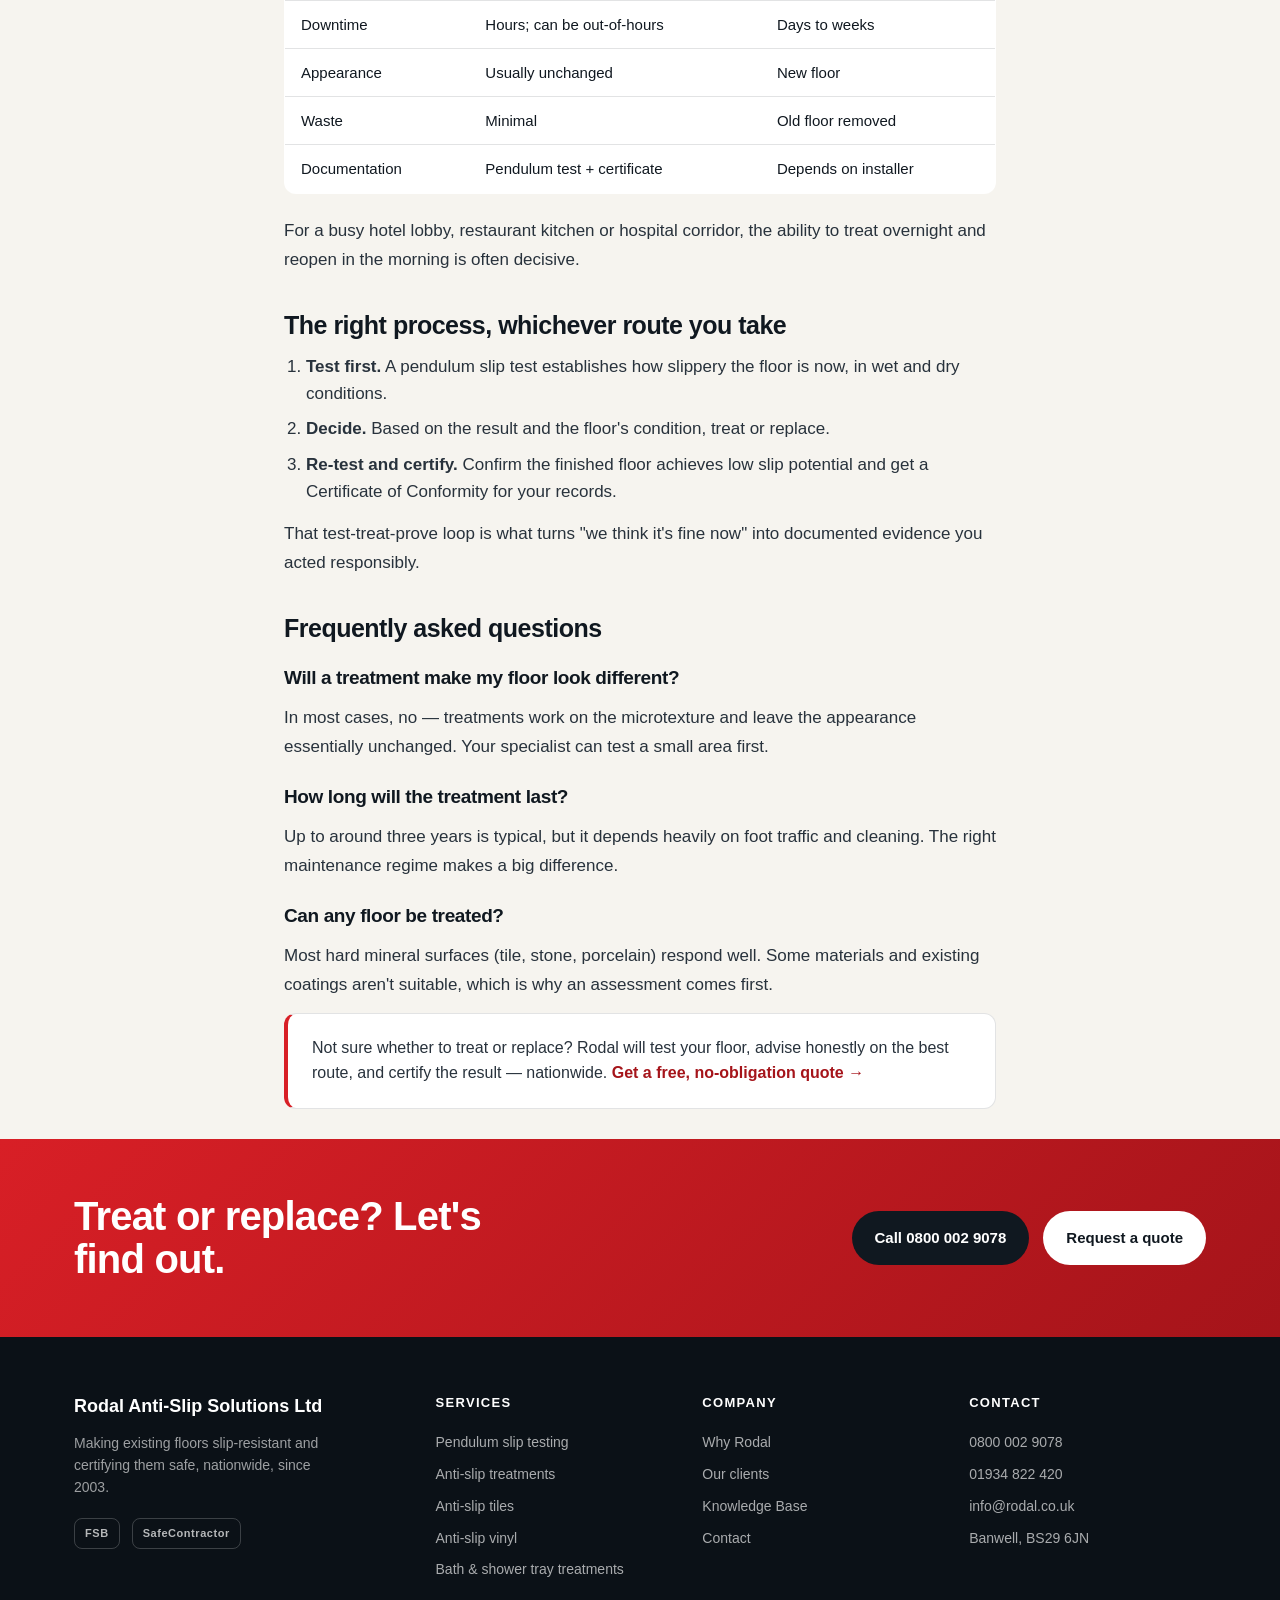
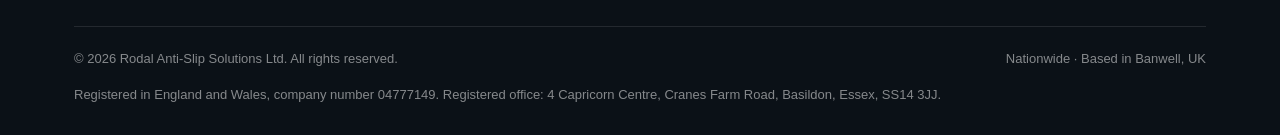
<file: anti-slip-treatment-vs-replacing-your-floor.html>
<!DOCTYPE html>
<html lang="en">
<head>
<!-- Google tag (gtag.js) -->
<script async src="https://www.googletagmanager.com/gtag/js?id=G-7B5XFCHS1D"></script>
<script>
  window.dataLayer = window.dataLayer || [];
  function gtag(){dataLayer.push(arguments);}
  gtag('js', new Date());

  gtag('config', 'G-7B5XFCHS1D');
</script>
<meta charset="UTF-8" />
<meta name="viewport" content="width=device-width, initial-scale=1" />
<title>Anti-slip treatment vs replacing your floor: which do you need? | Rodal Anti-Slip Solutions</title>
<meta name="description" content="Should you treat a slippery floor or replace it? Compare cost, downtime and results of anti-slip treatment vs floor replacement, and the right test-treat-prove process." />
<link rel="icon" href="/favicon.ico" sizes="any">
<link rel="icon" type="image/png" href="/favicon-32.png" sizes="32x32">
<link rel="apple-touch-icon" href="/apple-touch-icon.png">
<link rel="canonical" href="https://www.rodal.co.uk/anti-slip-treatment-vs-replacing-your-floor.html">
<link rel="stylesheet" href="styles.css" />
</head>
<body>

<header>
  <div class="wrap nav">
    <a class="brand" href="index.html">
      <img src="assets/rodal-logo.png" alt="Rodal Anti-Slip Solutions" width="212" height="72" />
    </a>
    <nav class="nav-links" id="menu">
      <a href="index.html#services">Services</a>
      <a href="index.html#testing">Pendulum Testing</a>
      <a href="index.html#why">Why Rodal</a>
      <a href="knowledge.html">Knowledge Base</a>
      <a href="index.html#contact">Contact</a>
    </nav>
    <div class="nav-cta">
      <a class="nav-phone" href="tel:08000029078">0800 002 9078<small>Free · Mon–Fri</small></a>
      <a class="btn btn-primary" href="index.html#contact">Get a quote</a>
      <button class="burger" onclick="document.getElementById('menu').classList.toggle('open')">☰</button>
    </div>
  </div>
</header>

<section class="page-hero">
  <div class="wrap">
    <div class="breadcrumb"><a href="index.html">Home</a> / <a href="knowledge.html">Knowledge Base</a> / Treatment vs replacement</div>
    <h1>Anti-slip treatment vs replacing your floor: which do you need?</h1>
  </div>
</section>

<article class="article">
  <a class="back-link" href="knowledge.html">← Back to Knowledge Base</a>

  <p class="lead-in">You've discovered a floor is slippery — maybe after a near-miss, a failed slip test, or an insurer's request. The instinct is often to assume the whole floor has to come up and be replaced. In most cases, it doesn't. An anti-slip treatment can make your existing floor safe at a fraction of the cost and disruption. Here's how to make the right call.</p>

  <h2>What an anti-slip treatment actually does</h2>
  <p>Most hard floors — tiles, stone, porcelain, some vinyls — become dangerous when wet because water forms a thin film that reduces grip. An anti-slip treatment works on the <strong>microscopic texture</strong> of the surface, increasing its ability to break through that water film so the floor keeps its grip when wet.</p>
  <p>Applied correctly to a suitable floor, a treatment can lift the surface into the "low slip potential" band (a Pendulum Test Value of 36 or above) — and it does so <strong>without changing the appearance</strong> of the floor in most cases. There is no cure time with many treatments, so the area can often go back into use quickly, and enamel bathtubs can typically be used immediately.</p>
  <p>A well-applied treatment can remain effective for <strong>up to around three years</strong>, depending on the product, the level of foot traffic and — importantly — the cleaning regime that's maintained afterwards.</p>

  <h2>When replacement is the better option</h2>
  <p>Treatment isn't always the answer. Replacing the floor may make more sense when:</p>
  <ul>
    <li>The floor is <strong>physically failing</strong> — cracked, lifting, or badly worn.</li>
    <li>The surface <strong>can't hold a treatment</strong> (some materials and coatings aren't suitable).</li>
    <li>You're <strong>refurbishing anyway</strong> and can specify a slip-resistant floor from the outset.</li>
  </ul>
  <p>For new-build and refurbishment projects, choosing a floor with proven wet slip resistance from the start is the ideal — but for the far more common situation of an existing floor that's become a hazard, treatment is usually the proportionate fix.</p>

  <h2>Cost and disruption compared</h2>
  <table>
    <tr><th>&nbsp;</th><th>Anti-slip treatment</th><th>Full replacement</th></tr>
    <tr><td>Typical cost</td><td>Lower</td><td>Higher</td></tr>
    <tr><td>Downtime</td><td>Hours; can be out-of-hours</td><td>Days to weeks</td></tr>
    <tr><td>Appearance</td><td>Usually unchanged</td><td>New floor</td></tr>
    <tr><td>Waste</td><td>Minimal</td><td>Old floor removed</td></tr>
    <tr><td>Documentation</td><td>Pendulum test + certificate</td><td>Depends on installer</td></tr>
  </table>
  <p>For a busy hotel lobby, restaurant kitchen or hospital corridor, the ability to treat overnight and reopen in the morning is often decisive.</p>

  <h2>The right process, whichever route you take</h2>
  <ol>
    <li><strong>Test first.</strong> A pendulum slip test establishes how slippery the floor is now, in wet and dry conditions.</li>
    <li><strong>Decide.</strong> Based on the result and the floor's condition, treat or replace.</li>
    <li><strong>Re-test and certify.</strong> Confirm the finished floor achieves low slip potential and get a Certificate of Conformity for your records.</li>
  </ol>
  <p>That test-treat-prove loop is what turns "we think it's fine now" into documented evidence you acted responsibly.</p>

  <h2>Frequently asked questions</h2>
  <h3>Will a treatment make my floor look different?</h3>
  <p>In most cases, no — treatments work on the microtexture and leave the appearance essentially unchanged. Your specialist can test a small area first.</p>
  <h3>How long will the treatment last?</h3>
  <p>Up to around three years is typical, but it depends heavily on foot traffic and cleaning. The right maintenance regime makes a big difference.</p>
  <h3>Can any floor be treated?</h3>
  <p>Most hard mineral surfaces (tile, stone, porcelain) respond well. Some materials and existing coatings aren't suitable, which is why an assessment comes first.</p>

  <div class="article-cta">
    Not sure whether to treat or replace? Rodal will test your floor, advise honestly on the best route, and certify the result — nationwide. <a href="index.html#contact">Get a free, no-obligation quote →</a>
  </div>
</article>

<section class="cta-band" style="padding:56px 0">
  <div class="wrap">
    <h2>Treat or replace? Let's find out.</h2>
    <div class="btns">
      <a class="btn btn-dark" href="tel:08000029078">Call 0800 002 9078</a>
      <a class="btn" style="background:#fff;color:var(--ink)" href="index.html#contact">Request a quote</a>
    </div>
  </div>
</section>

<footer>
  <div class="wrap">
    <div class="foot">
      <div class="foot-brand">
        <b>Rodal Anti-Slip Solutions Ltd</b>
        <p>Making existing floors slip-resistant and certifying them safe, nationwide, since 2003.</p>
        <div class="accred"><span>FSB</span><span>SafeContractor</span></div>
      </div>
      <div>
        <h4>Services</h4>
        <a href="index.html#testing">Pendulum slip testing</a>
        <a href="index.html#services">Anti-slip treatments</a>
        <a href="index.html#services">Anti-slip tiles</a>
        <a href="index.html#services">Anti-slip vinyl</a>
        <a href="anti-slip-bath-treatments.html">Bath &amp; shower tray treatments</a>
      </div>
      <div>
        <h4>Company</h4>
        <a href="index.html#why">Why Rodal</a>
        <a href="index.html#clients">Our clients</a>
        <a href="knowledge.html">Knowledge Base</a>
        <a href="index.html#contact">Contact</a>
      </div>
      <div>
        <h4>Contact</h4>
        <a href="tel:08000029078">0800 002 9078</a>
        <a href="tel:01934822420">01934 822 420</a>
        <a href="mailto:info@rodal.co.uk">info@rodal.co.uk</a>
        <a>Banwell, BS29 6JN</a>
      </div>
    </div>
    <div class="foot-bottom">
      <span>© 2026 Rodal Anti-Slip Solutions Ltd. All rights reserved.</span>
      <span>Nationwide · Based in Banwell, UK</span>
      <span>Registered in England and Wales, company number 04777149. Registered office: 4 Capricorn Centre, Cranes Farm Road, Basildon, Essex, SS14 3JJ.</span>
    </div>
  </div>
</footer>

</body>
</html>
</file>
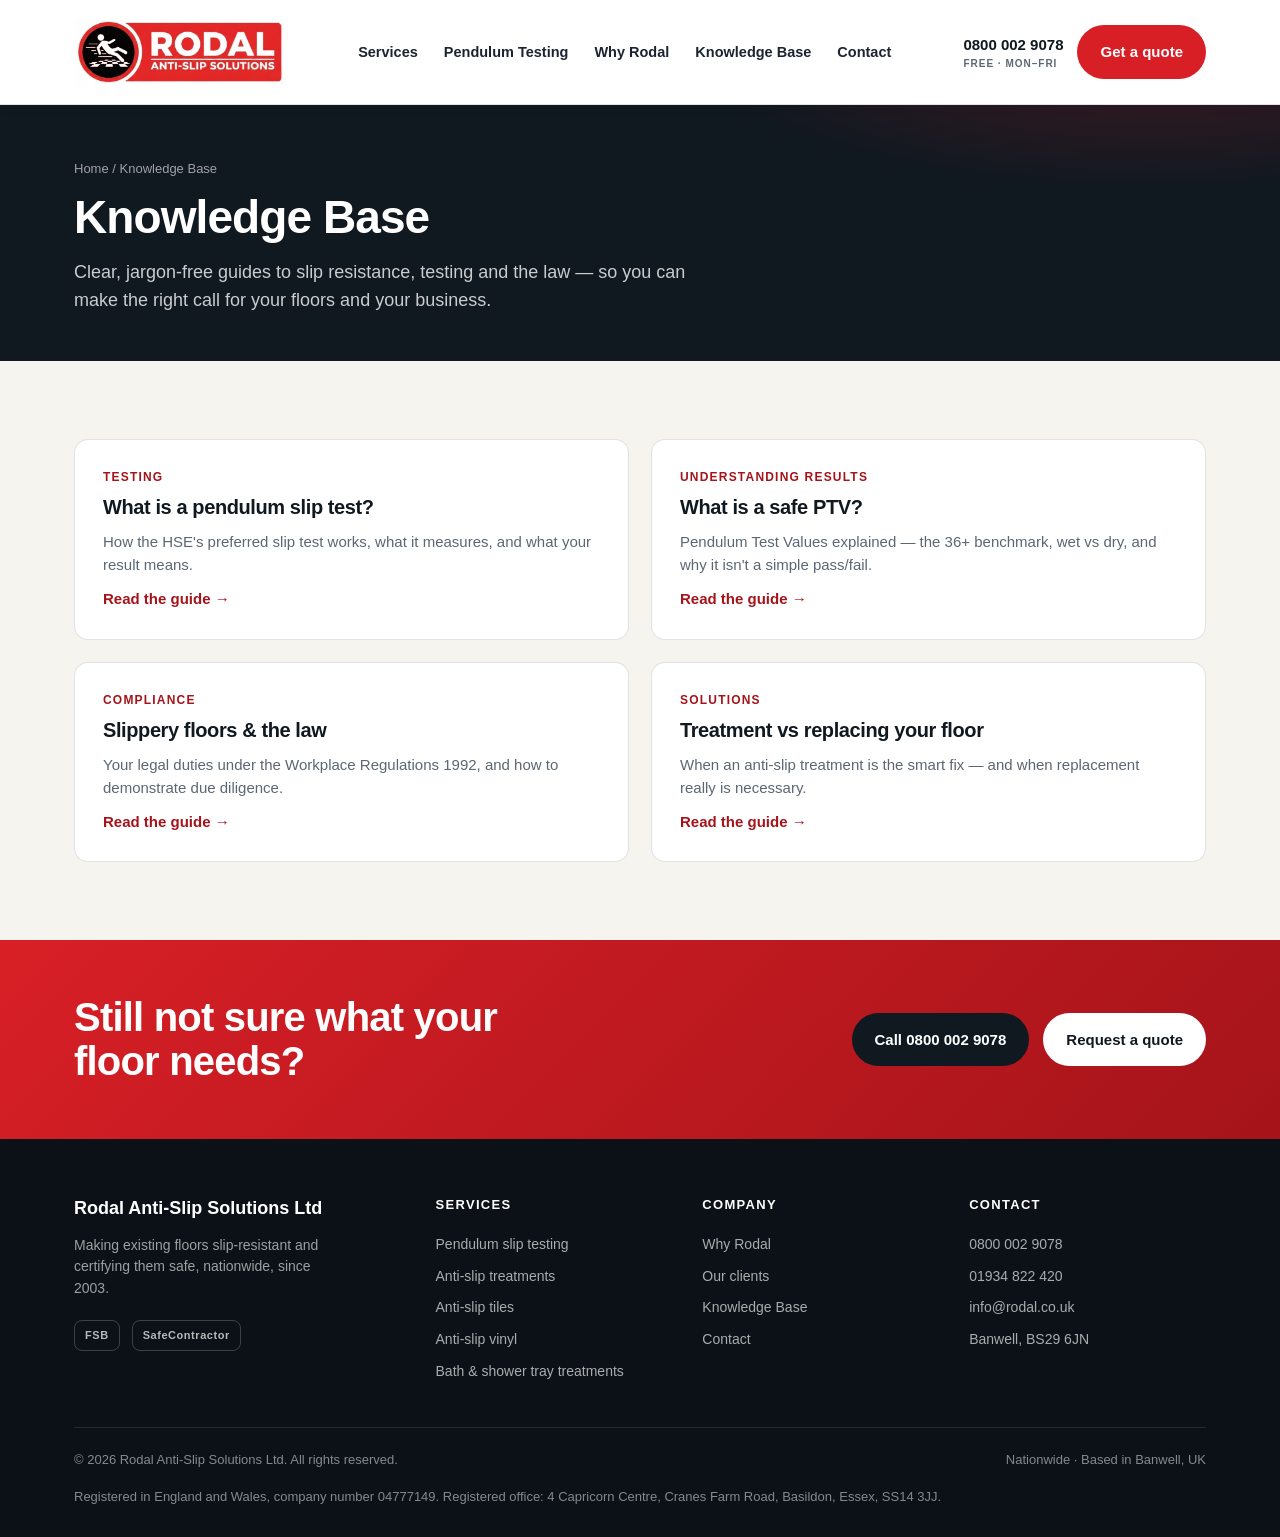
<file: knowledge.html>
<!DOCTYPE html>
<html lang="en">
<head>
<!-- Google tag (gtag.js) -->
<script async src="https://www.googletagmanager.com/gtag/js?id=G-7B5XFCHS1D"></script>
<script>
  window.dataLayer = window.dataLayer || [];
  function gtag(){dataLayer.push(arguments);}
  gtag('js', new Date());

  gtag('config', 'G-7B5XFCHS1D');
</script>
<meta charset="UTF-8" />
<meta name="viewport" content="width=device-width, initial-scale=1" />
<title>Knowledge Base — Slip testing, PTV & the law | Rodal Anti-Slip Solutions</title>
<meta name="description" content="Plain-English guides to pendulum slip testing, Pendulum Test Values (PTV), your legal duties on slippery floors, and anti-slip treatment vs floor replacement." />
<link rel="icon" href="/favicon.ico" sizes="any">
<link rel="icon" type="image/png" href="/favicon-32.png" sizes="32x32">
<link rel="apple-touch-icon" href="/apple-touch-icon.png">
<link rel="canonical" href="https://www.rodal.co.uk/knowledge.html">
<link rel="stylesheet" href="styles.css" />
</head>
<body>

<header>
  <div class="wrap nav">
    <a class="brand" href="index.html">
      <img src="assets/rodal-logo.png" alt="Rodal Anti-Slip Solutions" width="212" height="72" />
    </a>
    <nav class="nav-links" id="menu">
      <a href="index.html#services">Services</a>
      <a href="index.html#testing">Pendulum Testing</a>
      <a href="index.html#why">Why Rodal</a>
      <a href="knowledge.html">Knowledge Base</a>
      <a href="index.html#contact">Contact</a>
    </nav>
    <div class="nav-cta">
      <a class="nav-phone" href="tel:08000029078">0800 002 9078<small>Free · Mon–Fri</small></a>
      <a class="btn btn-primary" href="index.html#contact">Get a quote</a>
      <button class="burger" onclick="document.getElementById('menu').classList.toggle('open')">☰</button>
    </div>
  </div>
</header>

<section class="page-hero">
  <div class="wrap">
    <div class="breadcrumb"><a href="index.html">Home</a> / Knowledge Base</div>
    <h1>Knowledge Base</h1>
    <p class="sub">Clear, jargon-free guides to slip resistance, testing and the law — so you can make the right call for your floors and your business.</p>
  </div>
</section>

<section>
  <div class="wrap">
    <div class="kb-grid">

      <a class="kb-card" href="what-is-a-pendulum-slip-test.html">
        <span class="k">Testing</span>
        <h3>What is a pendulum slip test?</h3>
        <p>How the HSE's preferred slip test works, what it measures, and what your result means.</p>
        <span class="rlink">Read the guide →</span>
      </a>

      <a class="kb-card" href="what-is-a-safe-ptv.html">
        <span class="k">Understanding results</span>
        <h3>What is a safe PTV?</h3>
        <p>Pendulum Test Values explained — the 36+ benchmark, wet vs dry, and why it isn't a simple pass/fail.</p>
        <span class="rlink">Read the guide →</span>
      </a>

      <a class="kb-card" href="slippery-floors-and-uk-law.html">
        <span class="k">Compliance</span>
        <h3>Slippery floors &amp; the law</h3>
        <p>Your legal duties under the Workplace Regulations 1992, and how to demonstrate due diligence.</p>
        <span class="rlink">Read the guide →</span>
      </a>

      <a class="kb-card" href="anti-slip-treatment-vs-replacing-your-floor.html">
        <span class="k">Solutions</span>
        <h3>Treatment vs replacing your floor</h3>
        <p>When an anti-slip treatment is the smart fix — and when replacement really is necessary.</p>
        <span class="rlink">Read the guide →</span>
      </a>

    </div>
  </div>
</section>

<section class="cta-band" style="padding:56px 0">
  <div class="wrap">
    <h2>Still not sure what your floor needs?</h2>
    <div class="btns">
      <a class="btn btn-dark" href="tel:08000029078">Call 0800 002 9078</a>
      <a class="btn" style="background:#fff;color:var(--ink)" href="index.html#contact">Request a quote</a>
    </div>
  </div>
</section>

<footer>
  <div class="wrap">
    <div class="foot">
      <div class="foot-brand">
        <b>Rodal Anti-Slip Solutions Ltd</b>
        <p>Making existing floors slip-resistant and certifying them safe, nationwide, since 2003.</p>
        <div class="accred"><span>FSB</span><span>SafeContractor</span></div>
      </div>
      <div>
        <h4>Services</h4>
        <a href="index.html#testing">Pendulum slip testing</a>
        <a href="index.html#services">Anti-slip treatments</a>
        <a href="index.html#services">Anti-slip tiles</a>
        <a href="index.html#services">Anti-slip vinyl</a>
        <a href="anti-slip-bath-treatments.html">Bath &amp; shower tray treatments</a>
      </div>
      <div>
        <h4>Company</h4>
        <a href="index.html#why">Why Rodal</a>
        <a href="index.html#clients">Our clients</a>
        <a href="knowledge.html">Knowledge Base</a>
        <a href="index.html#contact">Contact</a>
      </div>
      <div>
        <h4>Contact</h4>
        <a href="tel:08000029078">0800 002 9078</a>
        <a href="tel:01934822420">01934 822 420</a>
        <a href="mailto:info@rodal.co.uk">info@rodal.co.uk</a>
        <a>Banwell, BS29 6JN</a>
      </div>
    </div>
    <div class="foot-bottom">
      <span>© 2026 Rodal Anti-Slip Solutions Ltd. All rights reserved.</span>
      <span>Nationwide · Based in Banwell, UK</span>
      <span>Registered in England and Wales, company number 04777149. Registered office: 4 Capricorn Centre, Cranes Farm Road, Basildon, Essex, SS14 3JJ.</span>
    </div>
  </div>
</footer>

</body>
</html>
</file>
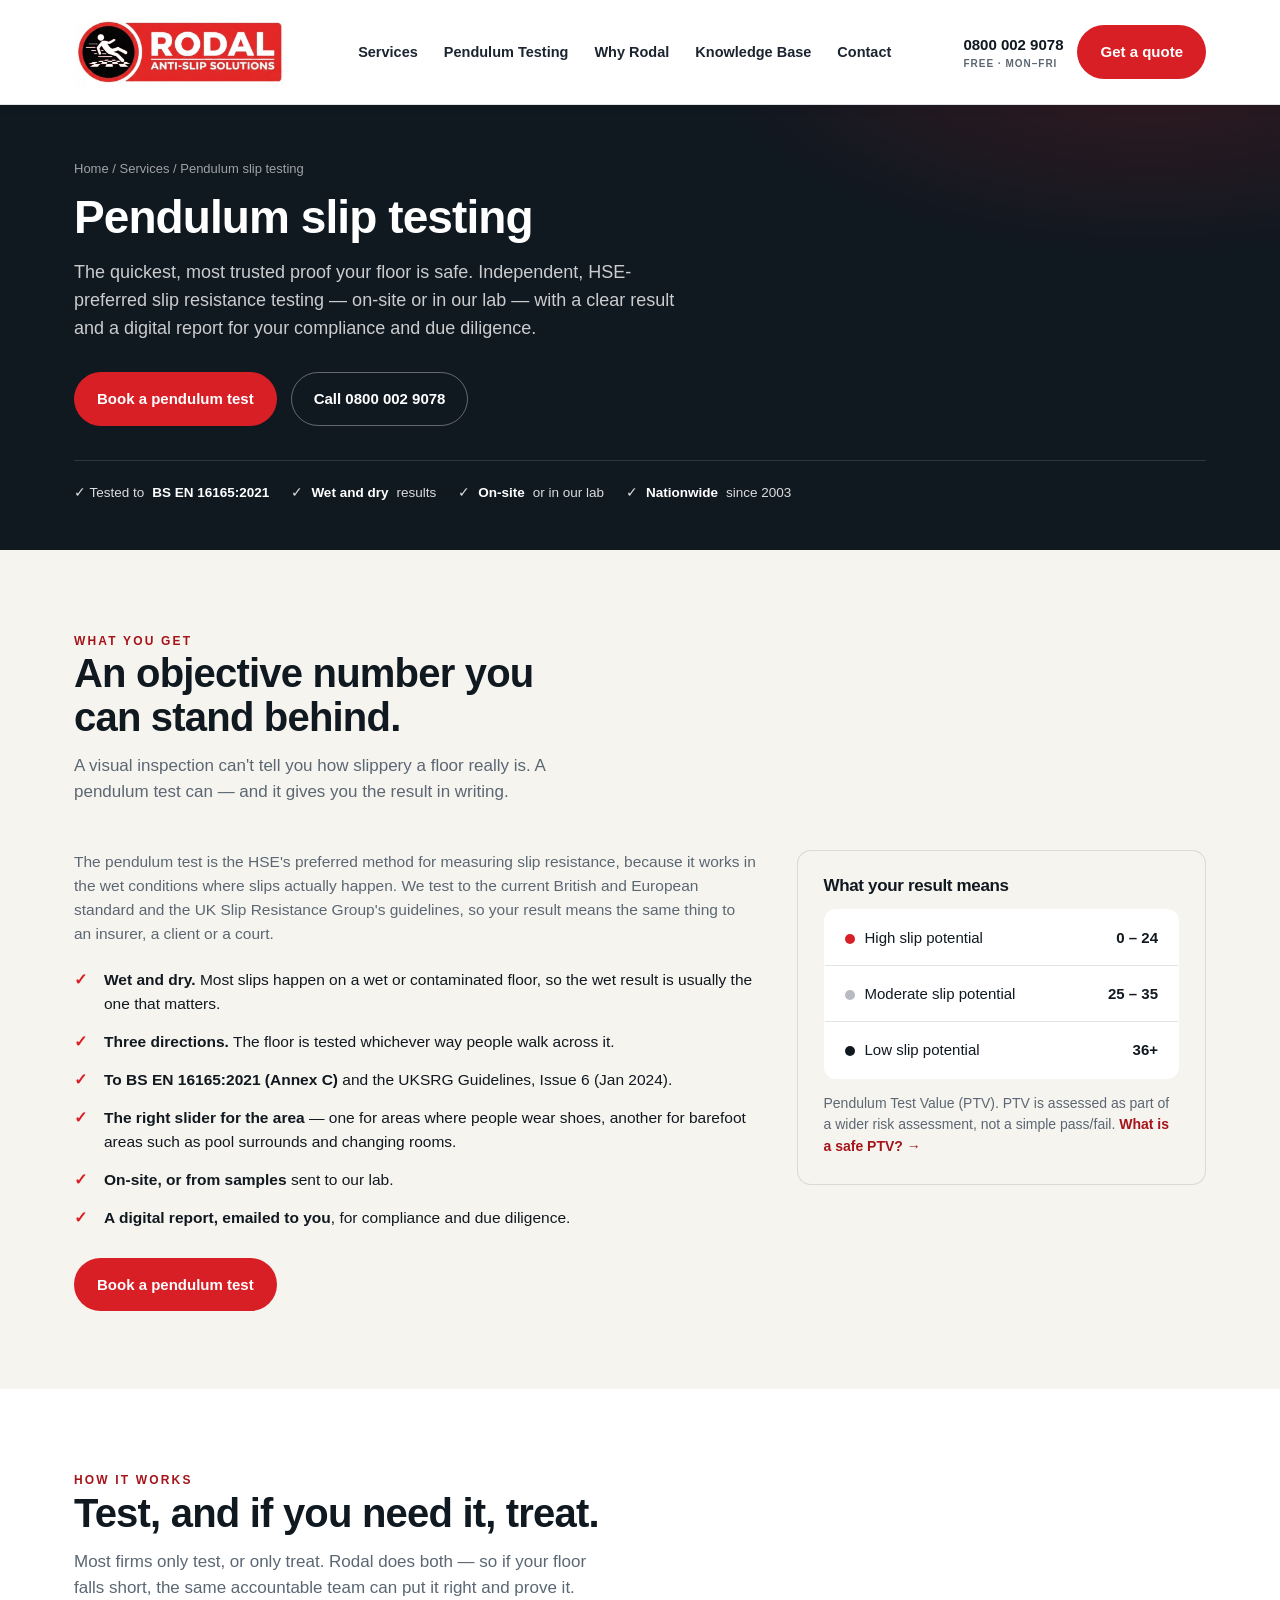
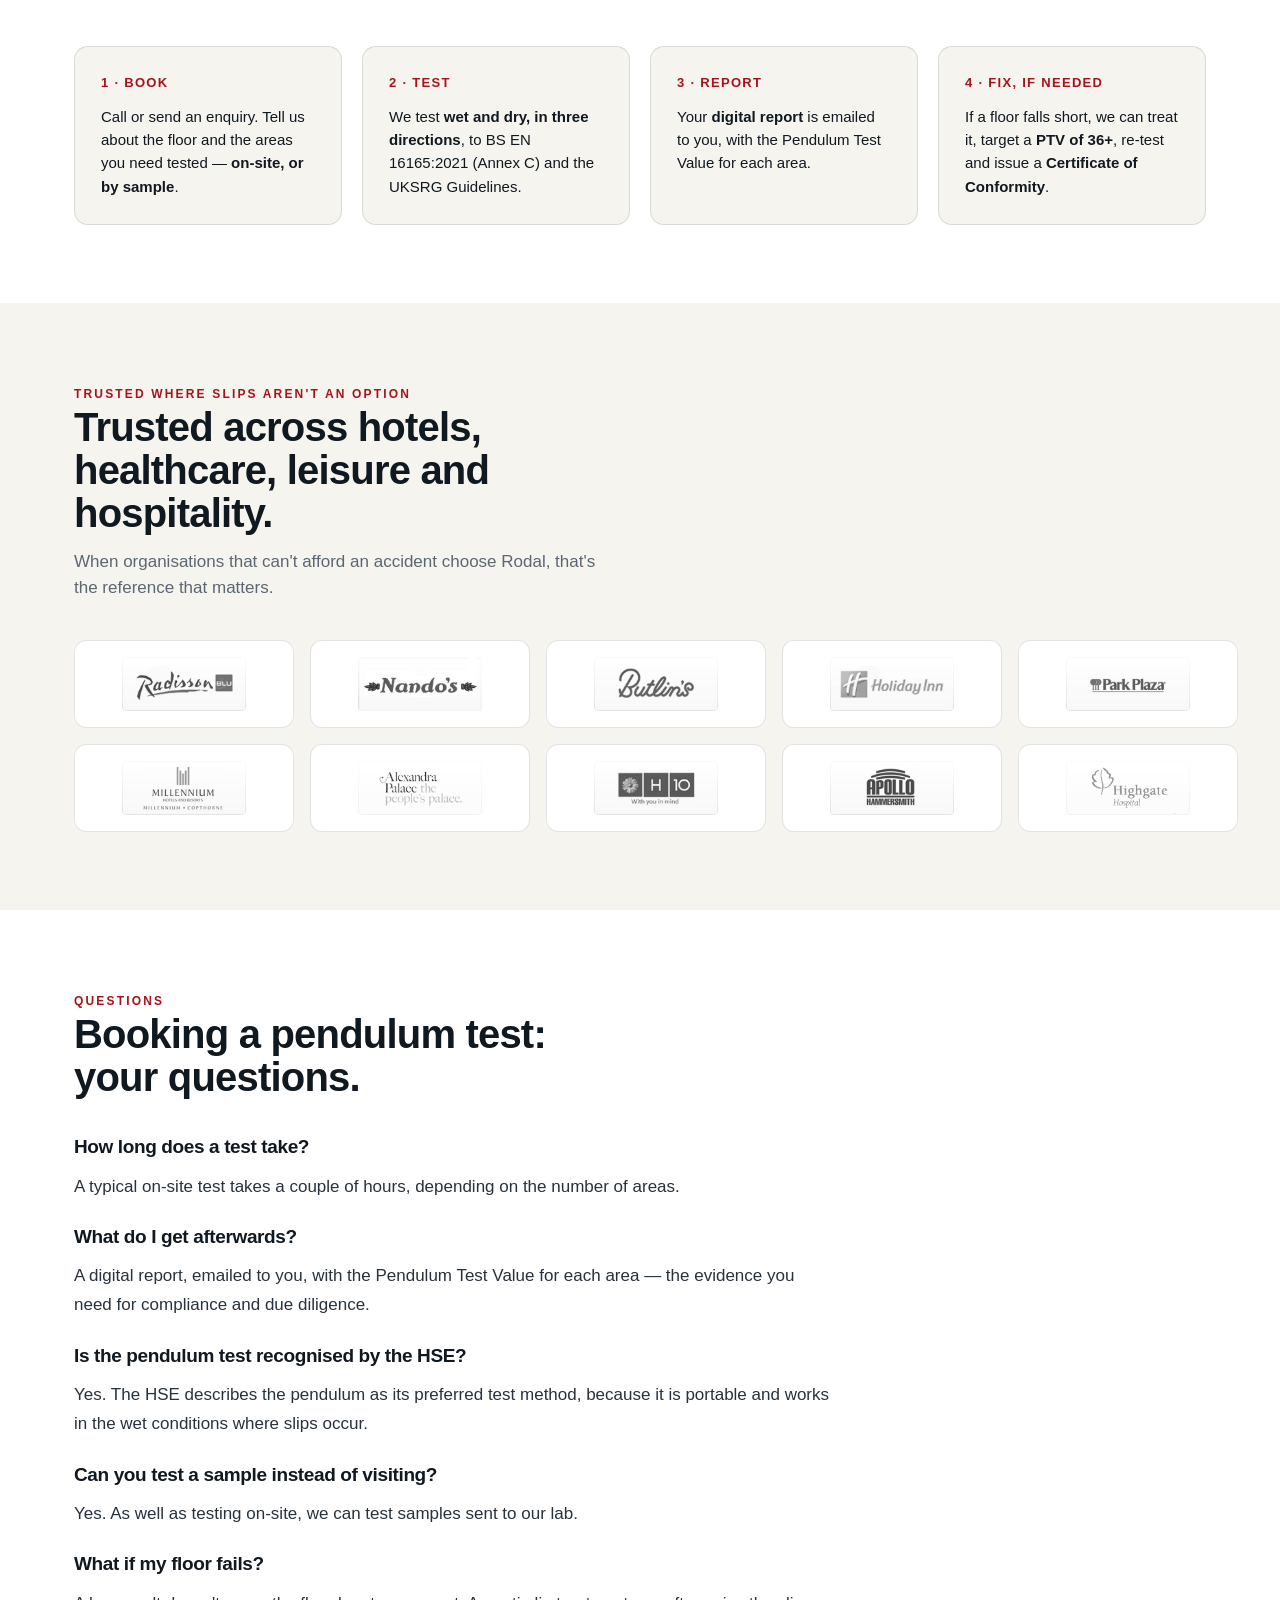
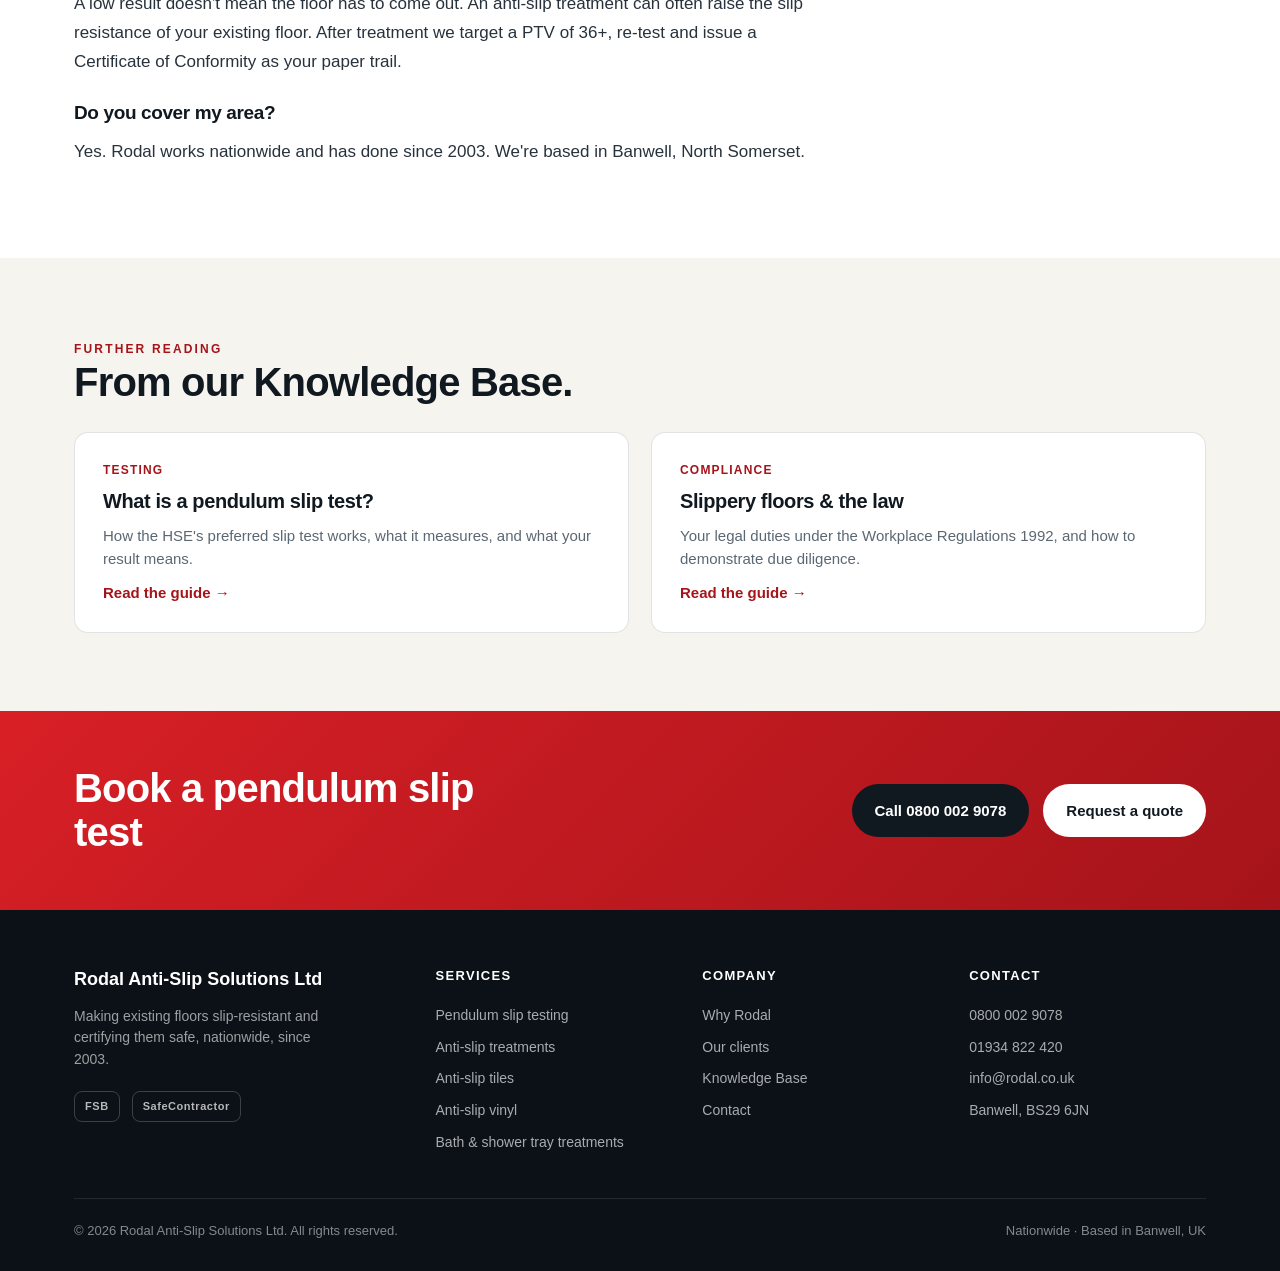
<file: pendulum-slip-testing.html>
<!DOCTYPE html>
<html lang="en">
<head>
<!-- Google tag (gtag.js) -->
<script async src="https://www.googletagmanager.com/gtag/js?id=G-7B5XFCHS1D"></script>
<script>
  window.dataLayer = window.dataLayer || [];
  function gtag(){dataLayer.push(arguments);}
  gtag('js', new Date());

  gtag('config', 'G-7B5XFCHS1D');
</script>
<meta charset="UTF-8" />
<meta name="viewport" content="width=device-width, initial-scale=1" />
<title>Pendulum slip testing to BS EN 16165 | Rodal</title>
<meta name="description" content="Independent pendulum slip testing on-site or in our lab, to BS EN 16165:2021 and UKSRG guidelines. Wet and dry results and a digital report. Nationwide." />
<link rel="icon" href="/favicon.ico" sizes="any">
<link rel="icon" type="image/png" href="/favicon-32.png" sizes="32x32">
<link rel="apple-touch-icon" href="/apple-touch-icon.png">
<link rel="canonical" href="https://www.rodal.co.uk/pendulum-slip-testing.html">
<script type="application/ld+json">
{
  "@context": "https://schema.org",
  "@type": "Service",
  "name": "Pendulum slip testing",
  "serviceType": "Slip resistance testing",
  "description": "Independent pendulum slip testing on-site or in our lab, to BS EN 16165:2021 (Annex C) and the UKSRG Guidelines. Wet and dry results and a digital report.",
  "url": "https://www.rodal.co.uk/pendulum-slip-testing.html",
  "areaServed": { "@type": "Country", "name": "United Kingdom" },
  "provider": {
    "@type": "LocalBusiness",
    "name": "Rodal Anti-Slip Solutions Ltd",
    "url": "https://www.rodal.co.uk/",
    "telephone": "+448000029078"
  }
}
</script>
<link rel="stylesheet" href="styles.css" />
</head>
<body>

<header>
  <div class="wrap nav">
    <a class="brand" href="index.html">
      <img src="assets/rodal-logo.png" alt="Rodal Anti-Slip Solutions" width="212" height="72" />
    </a>
    <nav class="nav-links" id="menu">
      <a href="index.html#services">Services</a>
      <a href="pendulum-slip-testing.html">Pendulum Testing</a>
      <a href="index.html#why">Why Rodal</a>
      <a href="knowledge.html">Knowledge Base</a>
      <a href="index.html#contact">Contact</a>
    </nav>
    <div class="nav-cta">
      <a class="nav-phone" href="tel:08000029078">0800 002 9078<small>Free · Mon–Fri</small></a>
      <a class="btn btn-primary" href="index.html#contact">Get a quote</a>
      <button class="burger" onclick="document.getElementById('menu').classList.toggle('open')">☰</button>
    </div>
  </div>
</header>

<section class="page-hero">
  <div class="wrap">
    <div class="breadcrumb"><a href="index.html">Home</a> / <a href="index.html#services">Services</a> / Pendulum slip testing</div>
    <h1>Pendulum slip testing</h1>
    <p class="sub">The quickest, most trusted proof your floor is safe. Independent, HSE-preferred slip resistance testing — on-site or in our lab — with a clear result and a digital report for your compliance and due diligence.</p>
    <div class="hero-cta">
      <a class="btn btn-primary" href="index.html#contact">Book a pendulum test</a>
      <a class="btn btn-ghost" href="tel:08000029078">Call 0800 002 9078</a>
    </div>
    <div class="ticks">
      <span class="tick">✓ Tested to <b>BS EN 16165:2021</b></span>
      <span class="tick">✓ <b>Wet and dry</b> results</span>
      <span class="tick">✓ <b>On-site</b> or in our lab</span>
      <span class="tick">✓ <b>Nationwide</b> since 2003</span>
    </div>
  </div>
</section>

<!-- WHAT YOU GET -->
<section>
  <div class="wrap">
    <div class="sec-head">
      <span class="eyebrow">What you get</span>
      <h2>An objective number you can stand behind.</h2>
      <p>A visual inspection can't tell you how slippery a floor really is. A pendulum test can — and it gives you the result in writing.</p>
    </div>
    <div class="bath-grid">
      <div class="bath-main">
        <p>The pendulum test is the HSE's preferred method for measuring slip resistance, because it works in the wet conditions where slips actually happen. We test to the current British and European standard and the UK Slip Resistance Group's guidelines, so your result means the same thing to an insurer, a client or a court.</p>
        <ul class="bath-list">
          <li><b>Wet and dry.</b> Most slips happen on a wet or contaminated floor, so the wet result is usually the one that matters.</li>
          <li><b>Three directions.</b> The floor is tested whichever way people walk across it.</li>
          <li><b>To BS EN 16165:2021 (Annex C)</b> and the UKSRG Guidelines, Issue 6 (Jan 2024).</li>
          <li><b>The right slider for the area</b> — one for areas where people wear shoes, another for barefoot areas such as pool surrounds and changing rooms.</li>
          <li><b>On-site, or from samples</b> sent to our lab.</li>
          <li><b>A digital report, emailed to you</b>, for compliance and due diligence.</li>
        </ul>
        <a class="btn btn-primary" href="index.html#contact">Book a pendulum test</a>
      </div>
      <aside class="treat-list">
        <h3>What your result means</h3>
        <table class="ptv-table" style="margin-top:14px">
          <tr><td><span class="dot" style="background:#d81f26"></span>High slip potential</td><td>0 – 24</td></tr>
          <tr><td><span class="dot" style="background:#b8bcc2"></span>Moderate slip potential</td><td>25 – 35</td></tr>
          <tr><td><span class="dot" style="background:#101820"></span>Low slip potential</td><td>36+</td></tr>
        </table>
        <p style="margin-top:14px;font-size:14px;color:var(--muted)">Pendulum Test Value (PTV). PTV is assessed as part of a wider risk assessment, not a simple pass/fail. <a href="what-is-a-safe-ptv.html" style="color:var(--accent-deep);font-weight:800">What is a safe PTV? →</a></p>
      </aside>
    </div>
  </div>
</section>

<!-- HOW IT WORKS -->
<section class="why">
  <div class="wrap">
    <div class="sec-head">
      <span class="eyebrow">How it works</span>
      <h2>Test, and if you need it, treat.</h2>
      <p>Most firms only test, or only treat. Rodal does both — so if your floor falls short, the same accountable team can put it right and prove it.</p>
    </div>
    <div class="why-grid">
      <div class="why-item"><div class="k">1 · Book</div><p>Call or send an enquiry. Tell us about the floor and the areas you need tested — <b>on-site, or by sample</b>.</p></div>
      <div class="why-item"><div class="k">2 · Test</div><p>We test <b>wet and dry, in three directions</b>, to BS EN 16165:2021 (Annex C) and the UKSRG Guidelines.</p></div>
      <div class="why-item"><div class="k">3 · Report</div><p>Your <b>digital report</b> is emailed to you, with the Pendulum Test Value for each area.</p></div>
      <div class="why-item"><div class="k">4 · Fix, if needed</div><p>If a floor falls short, we can treat it, target a <b>PTV of 36+</b>, re-test and issue a <b>Certificate of Conformity</b>.</p></div>
    </div>
  </div>
</section>

<!-- CLIENTS -->
<section id="clients">
  <div class="wrap">
    <div class="sec-head">
      <span class="eyebrow">Trusted where slips aren't an option</span>
      <h2>Trusted across hotels, healthcare, leisure and hospitality.</h2>
      <p>When organisations that can't afford an accident choose Rodal, that's the reference that matters.</p>
    </div>
    <div class="clients-grid">
      <div class="client"><img src="assets/logos/radisson.png" alt="Radisson" /></div>
      <div class="client"><img src="assets/logos/nandos.png" alt="Nando's" /></div>
      <div class="client"><img src="assets/logos/butlins.png" alt="Butlin's" /></div>
      <div class="client"><img src="assets/logos/holiday.png" alt="Holiday Inn" /></div>
      <div class="client"><img src="assets/logos/parkplaza.png" alt="Park Plaza" /></div>
      <div class="client"><img src="assets/logos/millenium.png" alt="Millennium Hotels" /></div>
      <div class="client"><img src="assets/logos/alexandra.png" alt="Alexandra Hotels" /></div>
      <div class="client"><img src="assets/logos/h10.png" alt="H10 Hotels" /></div>
      <div class="client"><img src="assets/logos/apollo.png" alt="Apollo" /></div>
      <div class="client"><img src="assets/logos/highgate.png" alt="Highgate" /></div>
    </div>
  </div>
</section>

<!-- FAQ -->
<section class="why">
  <div class="wrap">
    <div class="sec-head">
      <span class="eyebrow">Questions</span>
      <h2>Booking a pendulum test: your questions.</h2>
    </div>
    <div class="article" style="margin:0;padding:12px 0 0">
      <h3>How long does a test take?</h3>
      <p>A typical on-site test takes a couple of hours, depending on the number of areas.</p>
      <h3>What do I get afterwards?</h3>
      <p>A digital report, emailed to you, with the Pendulum Test Value for each area — the evidence you need for compliance and due diligence.</p>
      <h3>Is the pendulum test recognised by the HSE?</h3>
      <p>Yes. The HSE describes the pendulum as its preferred test method, because it is portable and works in the wet conditions where slips occur.</p>
      <h3>Can you test a sample instead of visiting?</h3>
      <p>Yes. As well as testing on-site, we can test samples sent to our lab.</p>
      <h3>What if my floor fails?</h3>
      <p>A low result doesn't mean the floor has to come out. An anti-slip treatment can often raise the slip resistance of your existing floor. After treatment we target a PTV of 36+, re-test and issue a Certificate of Conformity as your paper trail.</p>
      <h3>Do you cover my area?</h3>
      <p>Yes. Rodal works nationwide and has done since 2003. We're based in Banwell, North Somerset.</p>
    </div>
  </div>
</section>

<!-- FURTHER READING -->
<section>
  <div class="wrap">
    <div class="sec-head" style="margin-bottom:28px">
      <span class="eyebrow">Further reading</span>
      <h2>From our Knowledge Base.</h2>
    </div>
    <div class="kb-grid">

      <a class="kb-card" href="what-is-a-pendulum-slip-test.html">
        <span class="k">Testing</span>
        <h3>What is a pendulum slip test?</h3>
        <p>How the HSE's preferred slip test works, what it measures, and what your result means.</p>
        <span class="rlink">Read the guide →</span>
      </a>

      <a class="kb-card" href="slippery-floors-and-uk-law.html">
        <span class="k">Compliance</span>
        <h3>Slippery floors &amp; the law</h3>
        <p>Your legal duties under the Workplace Regulations 1992, and how to demonstrate due diligence.</p>
        <span class="rlink">Read the guide →</span>
      </a>

    </div>
  </div>
</section>

<section class="cta-band" style="padding:56px 0">
  <div class="wrap">
    <h2>Book a pendulum slip test</h2>
    <div class="btns">
      <a class="btn btn-dark" href="tel:08000029078">Call 0800 002 9078</a>
      <a class="btn" style="background:#fff;color:var(--ink)" href="index.html#contact">Request a quote</a>
    </div>
  </div>
</section>

<footer>
  <div class="wrap">
    <div class="foot">
      <div class="foot-brand">
        <b>Rodal Anti-Slip Solutions Ltd</b>
        <p>Making existing floors slip-resistant and certifying them safe, nationwide, since 2003.</p>
        <div class="accred"><span>FSB</span><span>SafeContractor</span></div>
      </div>
      <div>
        <h4>Services</h4>
        <a href="pendulum-slip-testing.html">Pendulum slip testing</a>
        <a href="index.html#services">Anti-slip treatments</a>
        <a href="index.html#services">Anti-slip tiles</a>
        <a href="index.html#services">Anti-slip vinyl</a>
        <a href="anti-slip-bath-treatments.html">Bath &amp; shower tray treatments</a>
      </div>
      <div>
        <h4>Company</h4>
        <a href="index.html#why">Why Rodal</a>
        <a href="index.html#clients">Our clients</a>
        <a href="knowledge.html">Knowledge Base</a>
        <a href="index.html#contact">Contact</a>
      </div>
      <div>
        <h4>Contact</h4>
        <a href="tel:08000029078">0800 002 9078</a>
        <a href="tel:01934822420">01934 822 420</a>
        <a href="mailto:info@rodal.co.uk">info@rodal.co.uk</a>
        <a>Banwell, BS29 6JN</a>
      </div>
    </div>
    <div class="foot-bottom">
      <span>© 2026 Rodal Anti-Slip Solutions Ltd. All rights reserved.</span>
      <span>Nationwide · Based in Banwell, UK</span>
    </div>
  </div>
</footer>

</body>
</html>
</file>
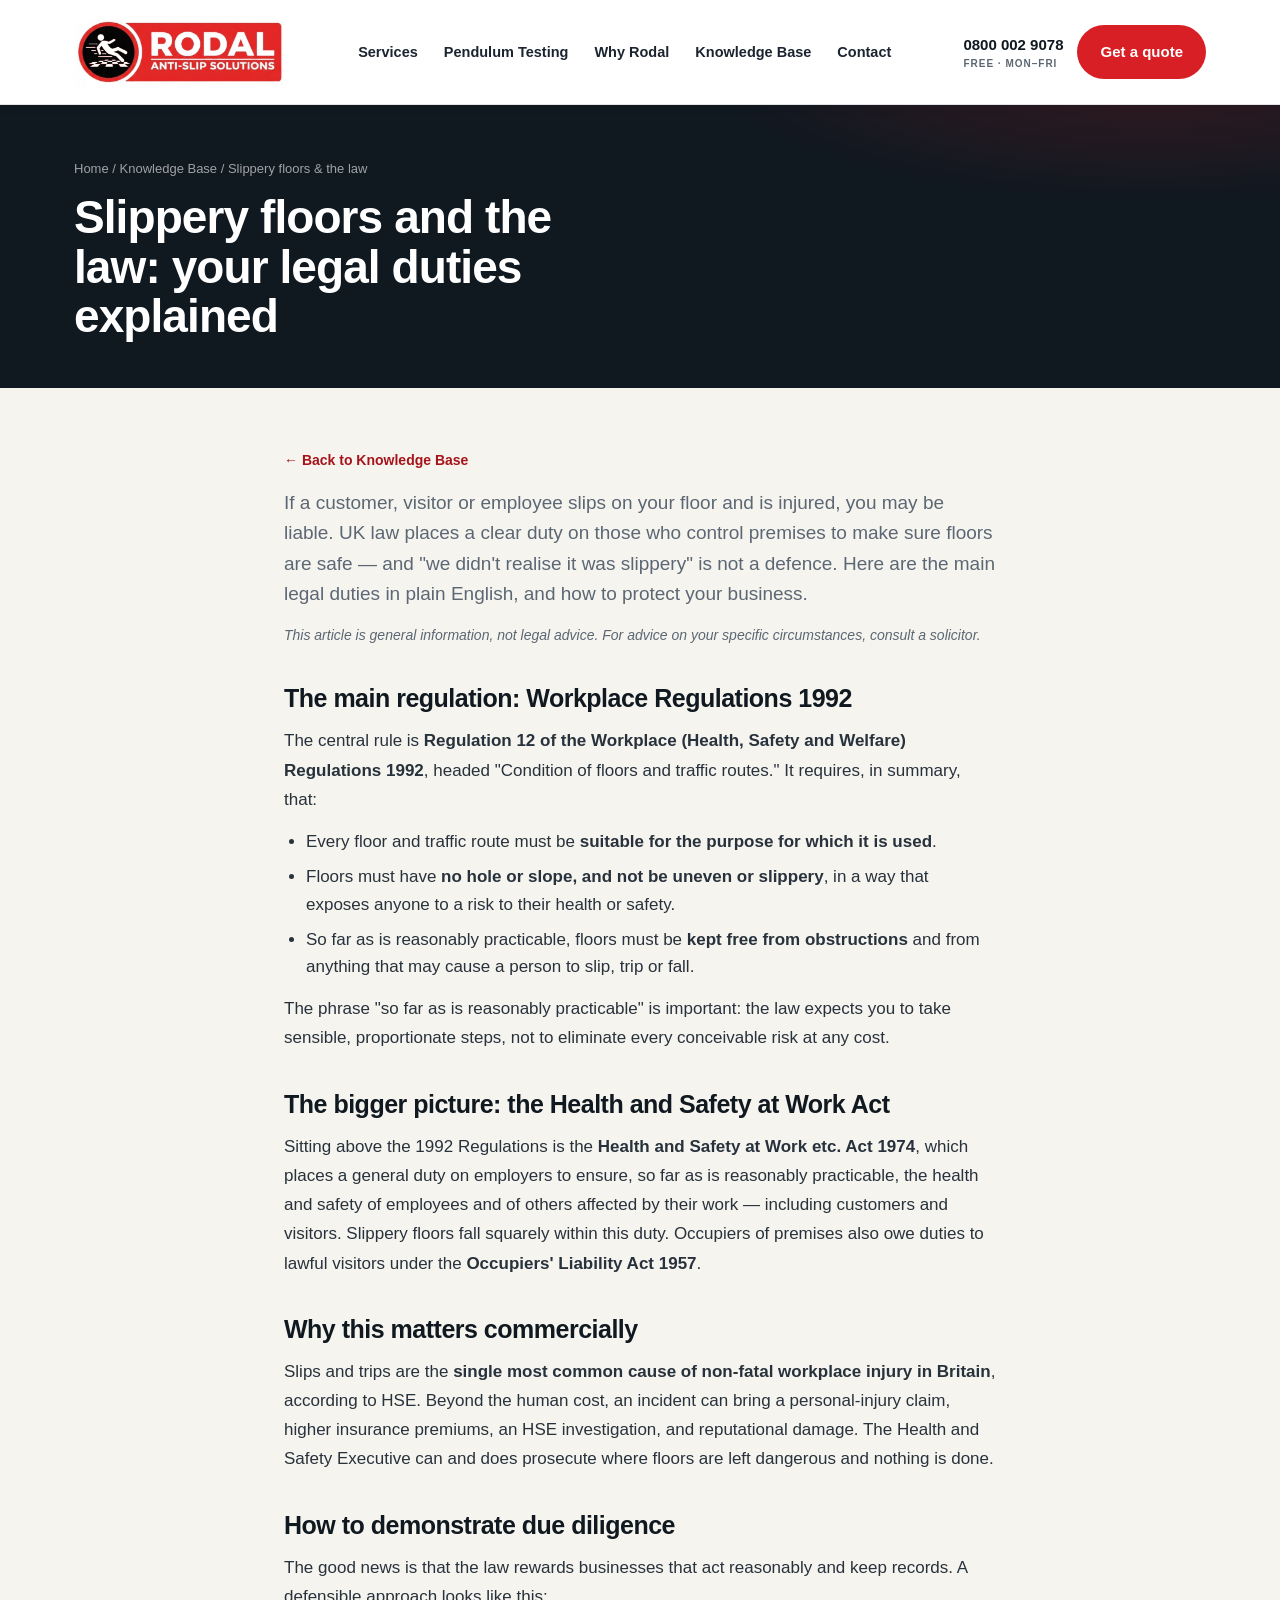
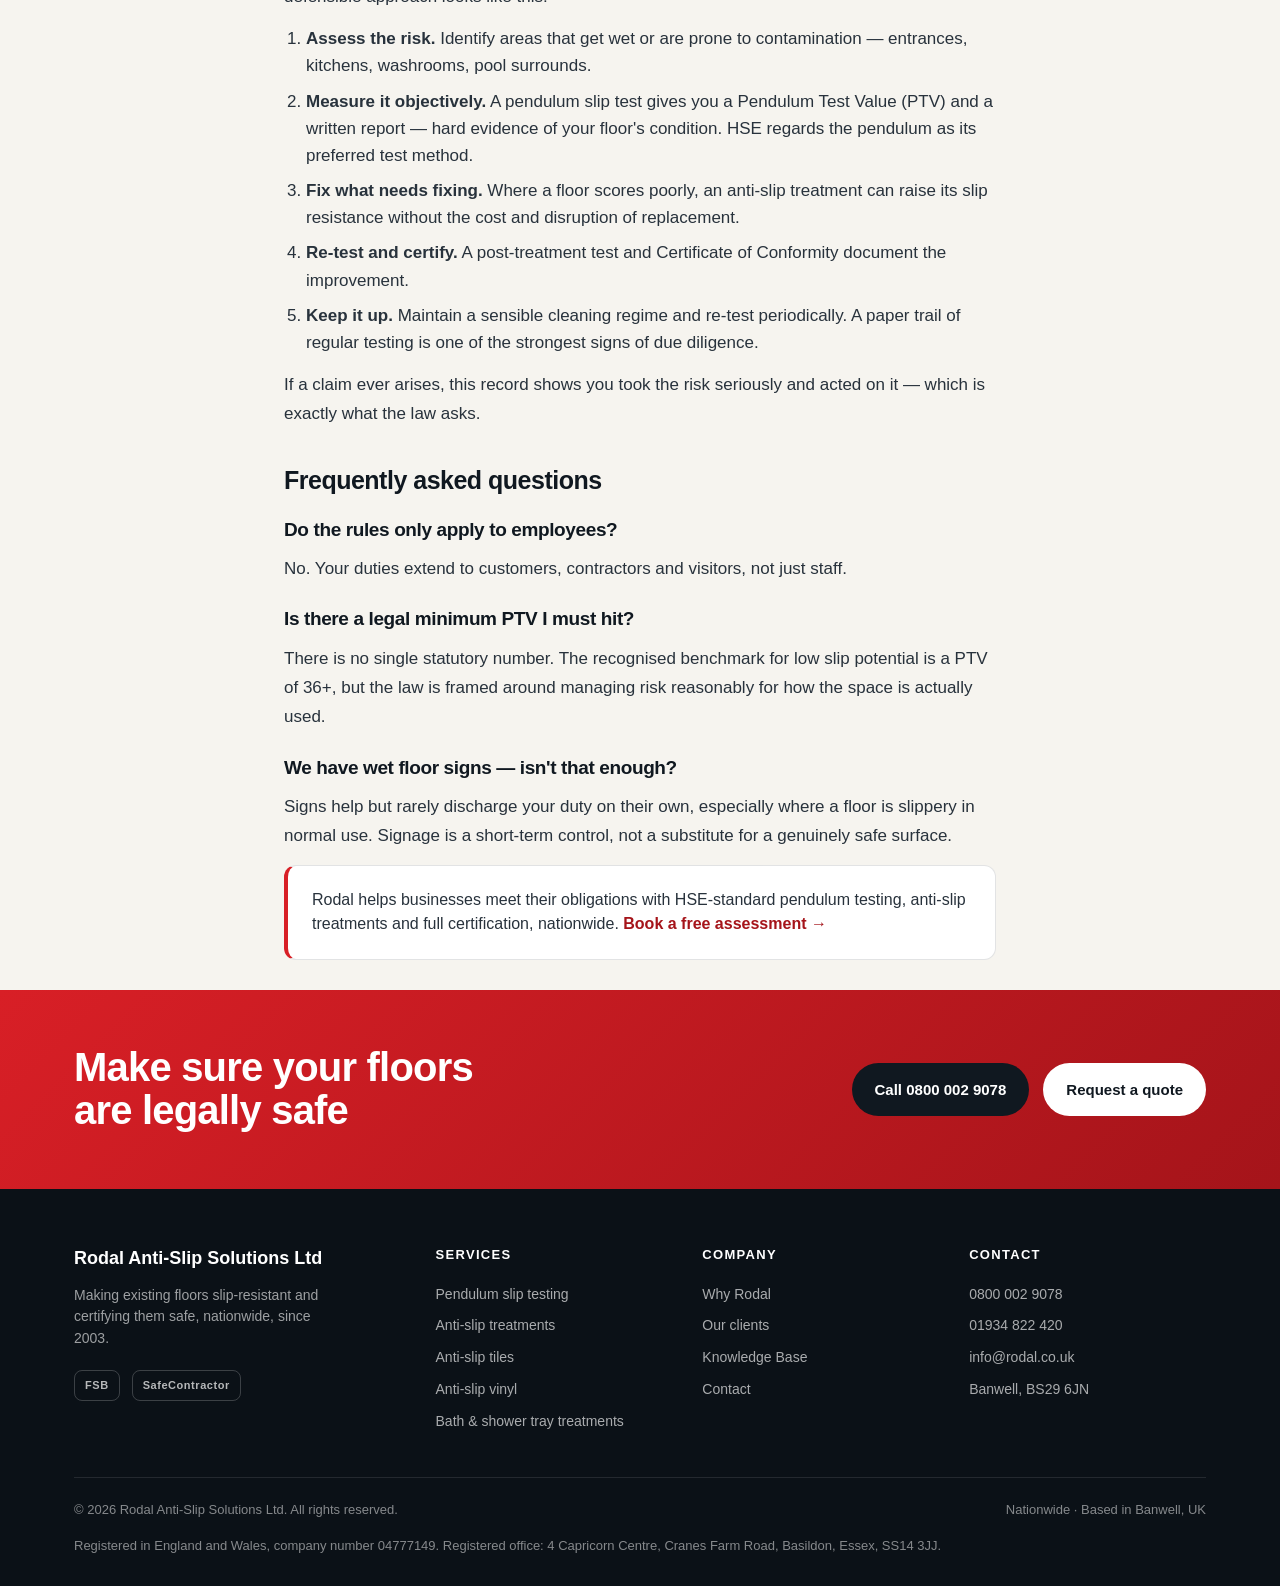
<file: slippery-floors-and-uk-law.html>
<!DOCTYPE html>
<html lang="en">
<head>
<!-- Google tag (gtag.js) -->
<script async src="https://www.googletagmanager.com/gtag/js?id=G-7B5XFCHS1D"></script>
<script>
  window.dataLayer = window.dataLayer || [];
  function gtag(){dataLayer.push(arguments);}
  gtag('js', new Date());

  gtag('config', 'G-7B5XFCHS1D');
</script>
<meta charset="UTF-8" />
<meta name="viewport" content="width=device-width, initial-scale=1" />
<title>Slippery floors and the law: your legal duties explained | Rodal Anti-Slip Solutions</title>
<meta name="description" content="Your legal duties on slippery floors under the Workplace (Health, Safety and Welfare) Regulations 1992 and the Health and Safety at Work Act — and how to prove due diligence." />
<link rel="icon" href="/favicon.ico" sizes="any">
<link rel="icon" type="image/png" href="/favicon-32.png" sizes="32x32">
<link rel="apple-touch-icon" href="/apple-touch-icon.png">
<link rel="canonical" href="https://www.rodal.co.uk/slippery-floors-and-uk-law.html">
<link rel="stylesheet" href="styles.css" />
</head>
<body>

<header>
  <div class="wrap nav">
    <a class="brand" href="index.html">
      <img src="assets/rodal-logo.png" alt="Rodal Anti-Slip Solutions" width="212" height="72" />
    </a>
    <nav class="nav-links" id="menu">
      <a href="index.html#services">Services</a>
      <a href="index.html#testing">Pendulum Testing</a>
      <a href="index.html#why">Why Rodal</a>
      <a href="knowledge.html">Knowledge Base</a>
      <a href="index.html#contact">Contact</a>
    </nav>
    <div class="nav-cta">
      <a class="nav-phone" href="tel:08000029078">0800 002 9078<small>Free · Mon–Fri</small></a>
      <a class="btn btn-primary" href="index.html#contact">Get a quote</a>
      <button class="burger" onclick="document.getElementById('menu').classList.toggle('open')">☰</button>
    </div>
  </div>
</header>

<section class="page-hero">
  <div class="wrap">
    <div class="breadcrumb"><a href="index.html">Home</a> / <a href="knowledge.html">Knowledge Base</a> / Slippery floors &amp; the law</div>
    <h1>Slippery floors and the law: your legal duties explained</h1>
  </div>
</section>

<article class="article">
  <a class="back-link" href="knowledge.html">← Back to Knowledge Base</a>

  <p class="lead-in">If a customer, visitor or employee slips on your floor and is injured, you may be liable. UK law places a clear duty on those who control premises to make sure floors are safe — and "we didn't realise it was slippery" is not a defence. Here are the main legal duties in plain English, and how to protect your business.</p>
  <p class="disclaimer">This article is general information, not legal advice. For advice on your specific circumstances, consult a solicitor.</p>

  <h2>The main regulation: Workplace Regulations 1992</h2>
  <p>The central rule is <strong>Regulation 12 of the Workplace (Health, Safety and Welfare) Regulations 1992</strong>, headed "Condition of floors and traffic routes." It requires, in summary, that:</p>
  <ul>
    <li>Every floor and traffic route must be <strong>suitable for the purpose for which it is used</strong>.</li>
    <li>Floors must have <strong>no hole or slope, and not be uneven or slippery</strong>, in a way that exposes anyone to a risk to their health or safety.</li>
    <li>So far as is reasonably practicable, floors must be <strong>kept free from obstructions</strong> and from anything that may cause a person to slip, trip or fall.</li>
  </ul>
  <p>The phrase "so far as is reasonably practicable" is important: the law expects you to take sensible, proportionate steps, not to eliminate every conceivable risk at any cost.</p>

  <h2>The bigger picture: the Health and Safety at Work Act</h2>
  <p>Sitting above the 1992 Regulations is the <strong>Health and Safety at Work etc. Act 1974</strong>, which places a general duty on employers to ensure, so far as is reasonably practicable, the health and safety of employees and of others affected by their work — including customers and visitors. Slippery floors fall squarely within this duty. Occupiers of premises also owe duties to lawful visitors under the <strong>Occupiers' Liability Act 1957</strong>.</p>

  <h2>Why this matters commercially</h2>
  <p>Slips and trips are the <strong>single most common cause of non-fatal workplace injury in Britain</strong>, according to HSE. Beyond the human cost, an incident can bring a personal-injury claim, higher insurance premiums, an HSE investigation, and reputational damage. The Health and Safety Executive can and does prosecute where floors are left dangerous and nothing is done.</p>

  <h2>How to demonstrate due diligence</h2>
  <p>The good news is that the law rewards businesses that act reasonably and keep records. A defensible approach looks like this:</p>
  <ol>
    <li><strong>Assess the risk.</strong> Identify areas that get wet or are prone to contamination — entrances, kitchens, washrooms, pool surrounds.</li>
    <li><strong>Measure it objectively.</strong> A pendulum slip test gives you a Pendulum Test Value (PTV) and a written report — hard evidence of your floor's condition. HSE regards the pendulum as its preferred test method.</li>
    <li><strong>Fix what needs fixing.</strong> Where a floor scores poorly, an anti-slip treatment can raise its slip resistance without the cost and disruption of replacement.</li>
    <li><strong>Re-test and certify.</strong> A post-treatment test and Certificate of Conformity document the improvement.</li>
    <li><strong>Keep it up.</strong> Maintain a sensible cleaning regime and re-test periodically. A paper trail of regular testing is one of the strongest signs of due diligence.</li>
  </ol>
  <p>If a claim ever arises, this record shows you took the risk seriously and acted on it — which is exactly what the law asks.</p>

  <h2>Frequently asked questions</h2>
  <h3>Do the rules only apply to employees?</h3>
  <p>No. Your duties extend to customers, contractors and visitors, not just staff.</p>
  <h3>Is there a legal minimum PTV I must hit?</h3>
  <p>There is no single statutory number. The recognised benchmark for low slip potential is a PTV of 36+, but the law is framed around managing risk reasonably for how the space is actually used.</p>
  <h3>We have wet floor signs — isn't that enough?</h3>
  <p>Signs help but rarely discharge your duty on their own, especially where a floor is slippery in normal use. Signage is a short-term control, not a substitute for a genuinely safe surface.</p>

  <div class="article-cta">
    Rodal helps businesses meet their obligations with HSE-standard pendulum testing, anti-slip treatments and full certification, nationwide. <a href="index.html#contact">Book a free assessment →</a>
  </div>
</article>

<section class="cta-band" style="padding:56px 0">
  <div class="wrap">
    <h2>Make sure your floors are legally safe</h2>
    <div class="btns">
      <a class="btn btn-dark" href="tel:08000029078">Call 0800 002 9078</a>
      <a class="btn" style="background:#fff;color:var(--ink)" href="index.html#contact">Request a quote</a>
    </div>
  </div>
</section>

<footer>
  <div class="wrap">
    <div class="foot">
      <div class="foot-brand">
        <b>Rodal Anti-Slip Solutions Ltd</b>
        <p>Making existing floors slip-resistant and certifying them safe, nationwide, since 2003.</p>
        <div class="accred"><span>FSB</span><span>SafeContractor</span></div>
      </div>
      <div>
        <h4>Services</h4>
        <a href="index.html#testing">Pendulum slip testing</a>
        <a href="index.html#services">Anti-slip treatments</a>
        <a href="index.html#services">Anti-slip tiles</a>
        <a href="index.html#services">Anti-slip vinyl</a>
        <a href="anti-slip-bath-treatments.html">Bath &amp; shower tray treatments</a>
      </div>
      <div>
        <h4>Company</h4>
        <a href="index.html#why">Why Rodal</a>
        <a href="index.html#clients">Our clients</a>
        <a href="knowledge.html">Knowledge Base</a>
        <a href="index.html#contact">Contact</a>
      </div>
      <div>
        <h4>Contact</h4>
        <a href="tel:08000029078">0800 002 9078</a>
        <a href="tel:01934822420">01934 822 420</a>
        <a href="mailto:info@rodal.co.uk">info@rodal.co.uk</a>
        <a>Banwell, BS29 6JN</a>
      </div>
    </div>
    <div class="foot-bottom">
      <span>© 2026 Rodal Anti-Slip Solutions Ltd. All rights reserved.</span>
      <span>Nationwide · Based in Banwell, UK</span>
      <span>Registered in England and Wales, company number 04777149. Registered office: 4 Capricorn Centre, Cranes Farm Road, Basildon, Essex, SS14 3JJ.</span>
    </div>
  </div>
</footer>

</body>
</html>
</file>
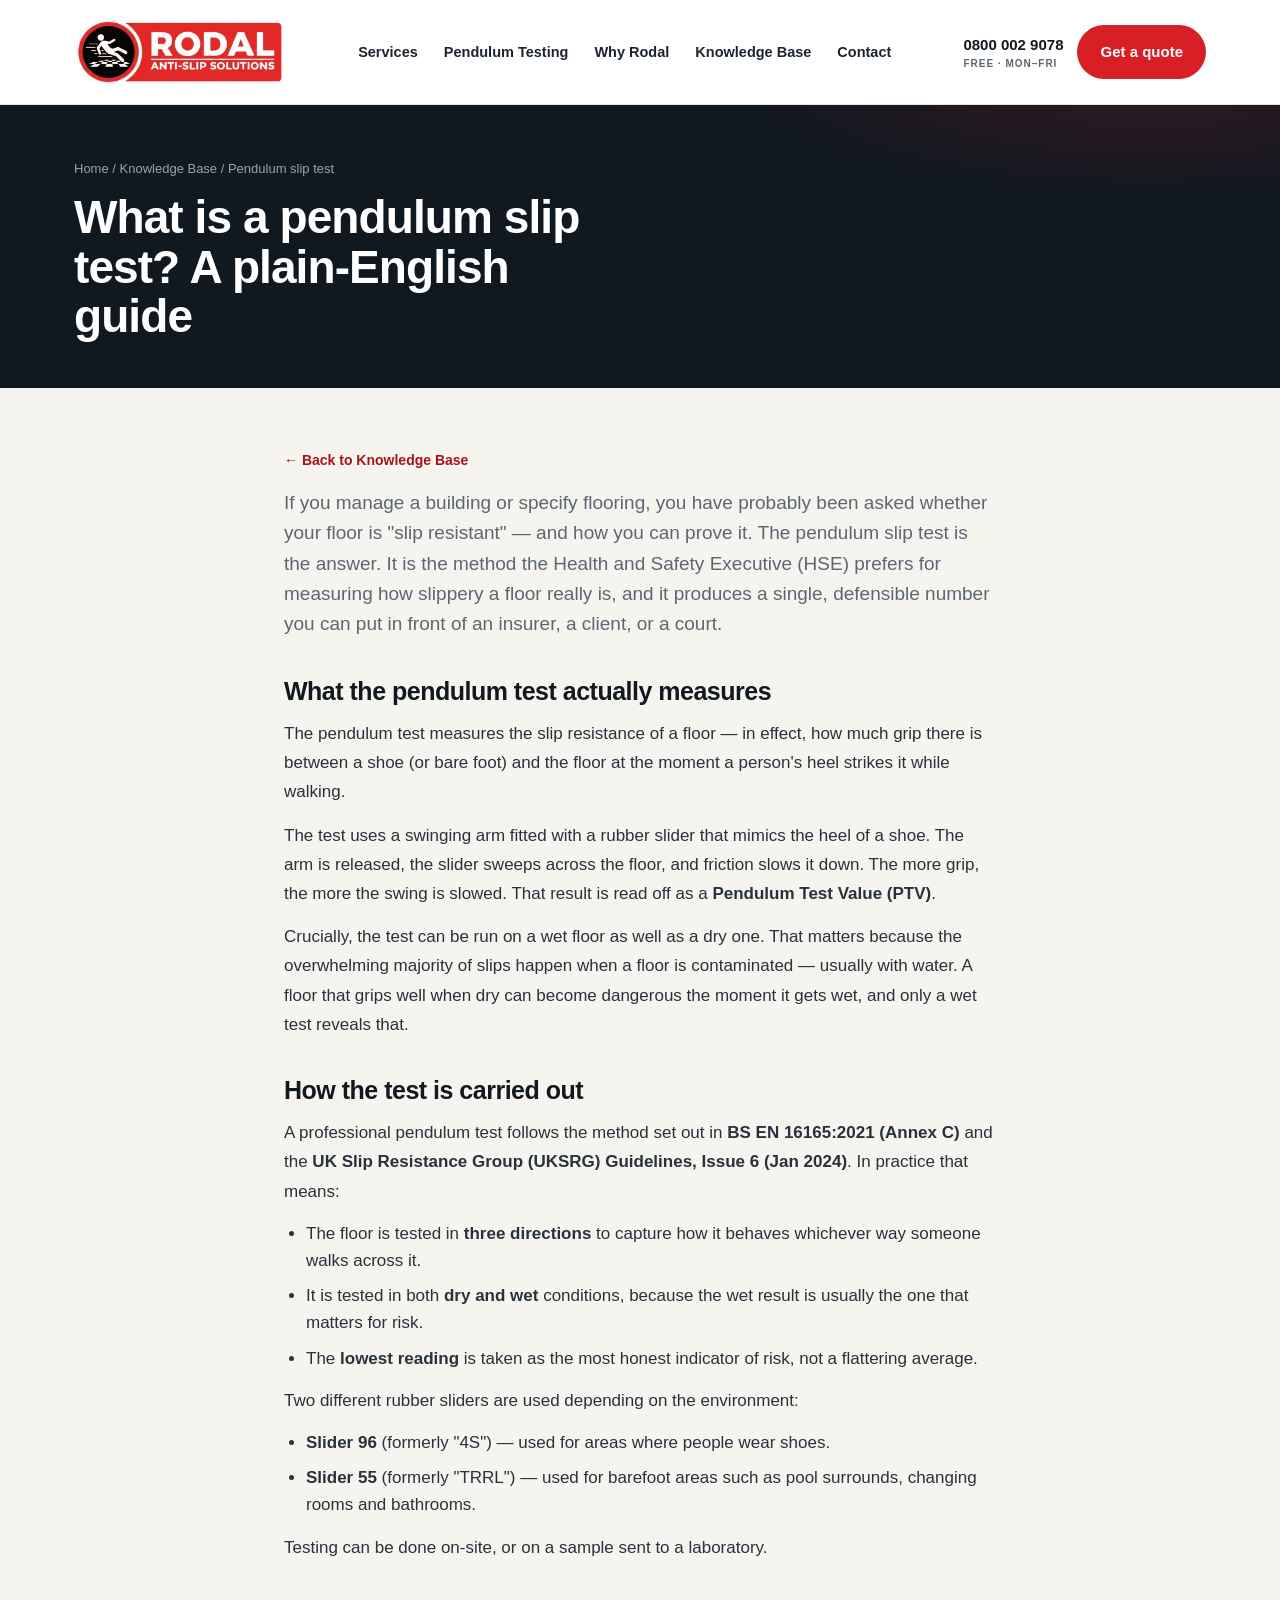
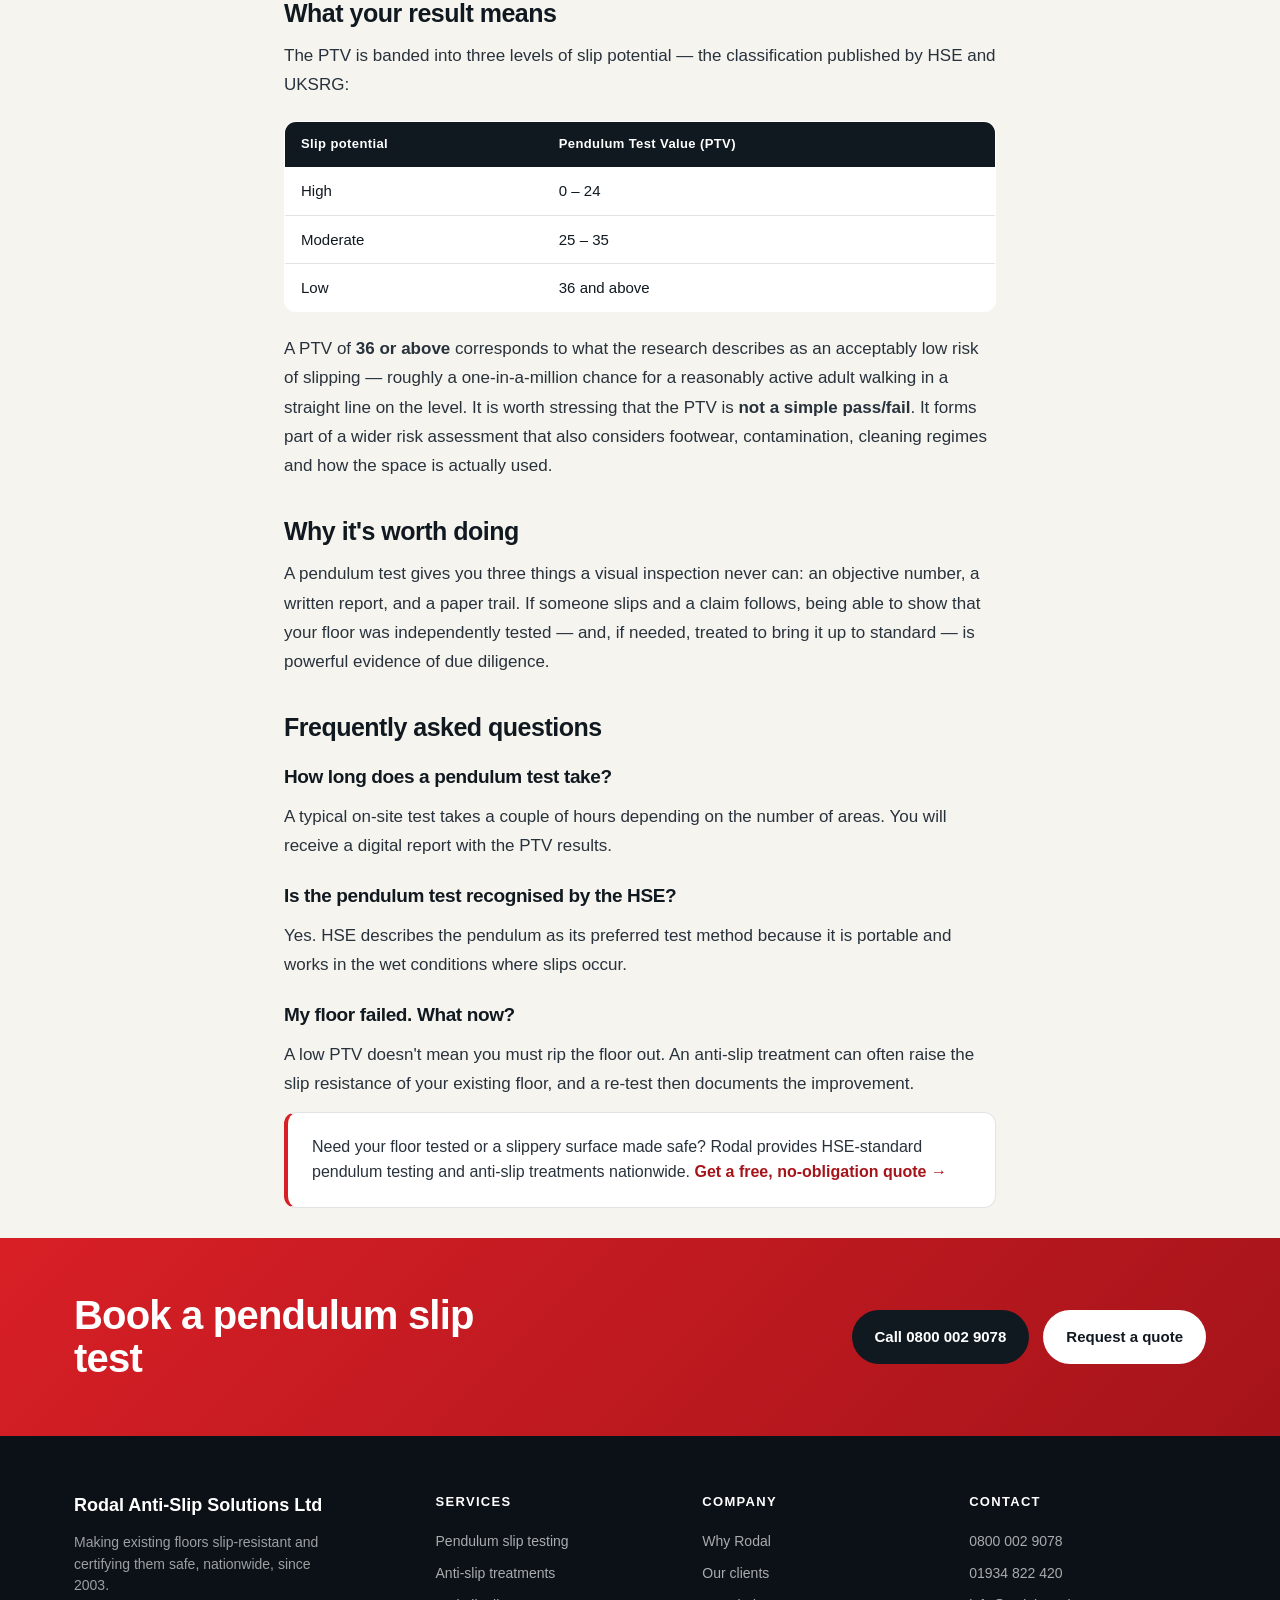
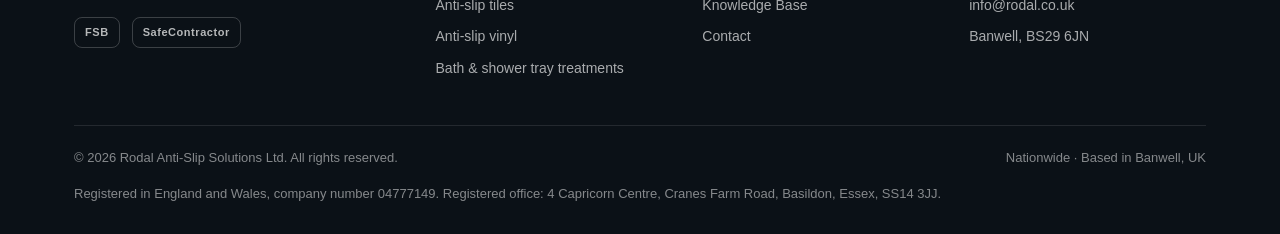
<file: what-is-a-pendulum-slip-test.html>
<!DOCTYPE html>
<html lang="en">
<head>
<!-- Google tag (gtag.js) -->
<script async src="https://www.googletagmanager.com/gtag/js?id=G-7B5XFCHS1D"></script>
<script>
  window.dataLayer = window.dataLayer || [];
  function gtag(){dataLayer.push(arguments);}
  gtag('js', new Date());

  gtag('config', 'G-7B5XFCHS1D');
</script>
<meta charset="UTF-8" />
<meta name="viewport" content="width=device-width, initial-scale=1" />
<title>What is a pendulum slip test? A plain-English guide | Rodal Anti-Slip Solutions</title>
<meta name="description" content="The pendulum slip test explained: how it works, the BS EN 16165:2021 method, PTV bands, sliders, and what your result means. HSE's preferred slip test." />
<link rel="icon" href="/favicon.ico" sizes="any">
<link rel="icon" type="image/png" href="/favicon-32.png" sizes="32x32">
<link rel="apple-touch-icon" href="/apple-touch-icon.png">
<link rel="canonical" href="https://www.rodal.co.uk/what-is-a-pendulum-slip-test.html">
<link rel="stylesheet" href="styles.css" />
</head>
<body>

<header>
  <div class="wrap nav">
    <a class="brand" href="index.html">
      <img src="assets/rodal-logo.png" alt="Rodal Anti-Slip Solutions" width="212" height="72" />
    </a>
    <nav class="nav-links" id="menu">
      <a href="index.html#services">Services</a>
      <a href="index.html#testing">Pendulum Testing</a>
      <a href="index.html#why">Why Rodal</a>
      <a href="knowledge.html">Knowledge Base</a>
      <a href="index.html#contact">Contact</a>
    </nav>
    <div class="nav-cta">
      <a class="nav-phone" href="tel:08000029078">0800 002 9078<small>Free · Mon–Fri</small></a>
      <a class="btn btn-primary" href="index.html#contact">Get a quote</a>
      <button class="burger" onclick="document.getElementById('menu').classList.toggle('open')">☰</button>
    </div>
  </div>
</header>

<section class="page-hero">
  <div class="wrap">
    <div class="breadcrumb"><a href="index.html">Home</a> / <a href="knowledge.html">Knowledge Base</a> / Pendulum slip test</div>
    <h1>What is a pendulum slip test? A plain-English guide</h1>
  </div>
</section>

<article class="article">
  <a class="back-link" href="knowledge.html">← Back to Knowledge Base</a>

  <p class="lead-in">If you manage a building or specify flooring, you have probably been asked whether your floor is "slip resistant" — and how you can prove it. The pendulum slip test is the answer. It is the method the Health and Safety Executive (HSE) prefers for measuring how slippery a floor really is, and it produces a single, defensible number you can put in front of an insurer, a client, or a court.</p>

  <h2>What the pendulum test actually measures</h2>
  <p>The pendulum test measures the slip resistance of a floor — in effect, how much grip there is between a shoe (or bare foot) and the floor at the moment a person's heel strikes it while walking.</p>
  <p>The test uses a swinging arm fitted with a rubber slider that mimics the heel of a shoe. The arm is released, the slider sweeps across the floor, and friction slows it down. The more grip, the more the swing is slowed. That result is read off as a <strong>Pendulum Test Value (PTV)</strong>.</p>
  <p>Crucially, the test can be run on a wet floor as well as a dry one. That matters because the overwhelming majority of slips happen when a floor is contaminated — usually with water. A floor that grips well when dry can become dangerous the moment it gets wet, and only a wet test reveals that.</p>

  <h2>How the test is carried out</h2>
  <p>A professional pendulum test follows the method set out in <strong>BS EN 16165:2021 (Annex C)</strong> and the <strong>UK Slip Resistance Group (UKSRG) Guidelines, Issue 6 (Jan 2024)</strong>. In practice that means:</p>
  <ul>
    <li>The floor is tested in <strong>three directions</strong> to capture how it behaves whichever way someone walks across it.</li>
    <li>It is tested in both <strong>dry and wet</strong> conditions, because the wet result is usually the one that matters for risk.</li>
    <li>The <strong>lowest reading</strong> is taken as the most honest indicator of risk, not a flattering average.</li>
  </ul>
  <p>Two different rubber sliders are used depending on the environment:</p>
  <ul>
    <li><strong>Slider 96</strong> (formerly "4S") — used for areas where people wear shoes.</li>
    <li><strong>Slider 55</strong> (formerly "TRRL") — used for barefoot areas such as pool surrounds, changing rooms and bathrooms.</li>
  </ul>
  <p>Testing can be done on-site, or on a sample sent to a laboratory.</p>

  <h2>What your result means</h2>
  <p>The PTV is banded into three levels of slip potential — the classification published by HSE and UKSRG:</p>
  <table>
    <tr><th>Slip potential</th><th>Pendulum Test Value (PTV)</th></tr>
    <tr><td>High</td><td>0 – 24</td></tr>
    <tr><td>Moderate</td><td>25 – 35</td></tr>
    <tr><td>Low</td><td>36 and above</td></tr>
  </table>
  <p>A PTV of <strong>36 or above</strong> corresponds to what the research describes as an acceptably low risk of slipping — roughly a one-in-a-million chance for a reasonably active adult walking in a straight line on the level. It is worth stressing that the PTV is <strong>not a simple pass/fail</strong>. It forms part of a wider risk assessment that also considers footwear, contamination, cleaning regimes and how the space is actually used.</p>

  <h2>Why it's worth doing</h2>
  <p>A pendulum test gives you three things a visual inspection never can: an objective number, a written report, and a paper trail. If someone slips and a claim follows, being able to show that your floor was independently tested — and, if needed, treated to bring it up to standard — is powerful evidence of due diligence.</p>

  <h2>Frequently asked questions</h2>
  <h3>How long does a pendulum test take?</h3>
  <p>A typical on-site test takes a couple of hours depending on the number of areas. You will receive a digital report with the PTV results.</p>
  <h3>Is the pendulum test recognised by the HSE?</h3>
  <p>Yes. HSE describes the pendulum as its preferred test method because it is portable and works in the wet conditions where slips occur.</p>
  <h3>My floor failed. What now?</h3>
  <p>A low PTV doesn't mean you must rip the floor out. An anti-slip treatment can often raise the slip resistance of your existing floor, and a re-test then documents the improvement.</p>

  <div class="article-cta">
    Need your floor tested or a slippery surface made safe? Rodal provides HSE-standard pendulum testing and anti-slip treatments nationwide. <a href="index.html#contact">Get a free, no-obligation quote →</a>
  </div>
</article>

<section class="cta-band" style="padding:56px 0">
  <div class="wrap">
    <h2>Book a pendulum slip test</h2>
    <div class="btns">
      <a class="btn btn-dark" href="tel:08000029078">Call 0800 002 9078</a>
      <a class="btn" style="background:#fff;color:var(--ink)" href="index.html#contact">Request a quote</a>
    </div>
  </div>
</section>

<footer>
  <div class="wrap">
    <div class="foot">
      <div class="foot-brand">
        <b>Rodal Anti-Slip Solutions Ltd</b>
        <p>Making existing floors slip-resistant and certifying them safe, nationwide, since 2003.</p>
        <div class="accred"><span>FSB</span><span>SafeContractor</span></div>
      </div>
      <div>
        <h4>Services</h4>
        <a href="index.html#testing">Pendulum slip testing</a>
        <a href="index.html#services">Anti-slip treatments</a>
        <a href="index.html#services">Anti-slip tiles</a>
        <a href="index.html#services">Anti-slip vinyl</a>
        <a href="anti-slip-bath-treatments.html">Bath &amp; shower tray treatments</a>
      </div>
      <div>
        <h4>Company</h4>
        <a href="index.html#why">Why Rodal</a>
        <a href="index.html#clients">Our clients</a>
        <a href="knowledge.html">Knowledge Base</a>
        <a href="index.html#contact">Contact</a>
      </div>
      <div>
        <h4>Contact</h4>
        <a href="tel:08000029078">0800 002 9078</a>
        <a href="tel:01934822420">01934 822 420</a>
        <a href="mailto:info@rodal.co.uk">info@rodal.co.uk</a>
        <a>Banwell, BS29 6JN</a>
      </div>
    </div>
    <div class="foot-bottom">
      <span>© 2026 Rodal Anti-Slip Solutions Ltd. All rights reserved.</span>
      <span>Nationwide · Based in Banwell, UK</span>
      <span>Registered in England and Wales, company number 04777149. Registered office: 4 Capricorn Centre, Cranes Farm Road, Basildon, Essex, SS14 3JJ.</span>
    </div>
  </div>
</footer>

</body>
</html>
</file>
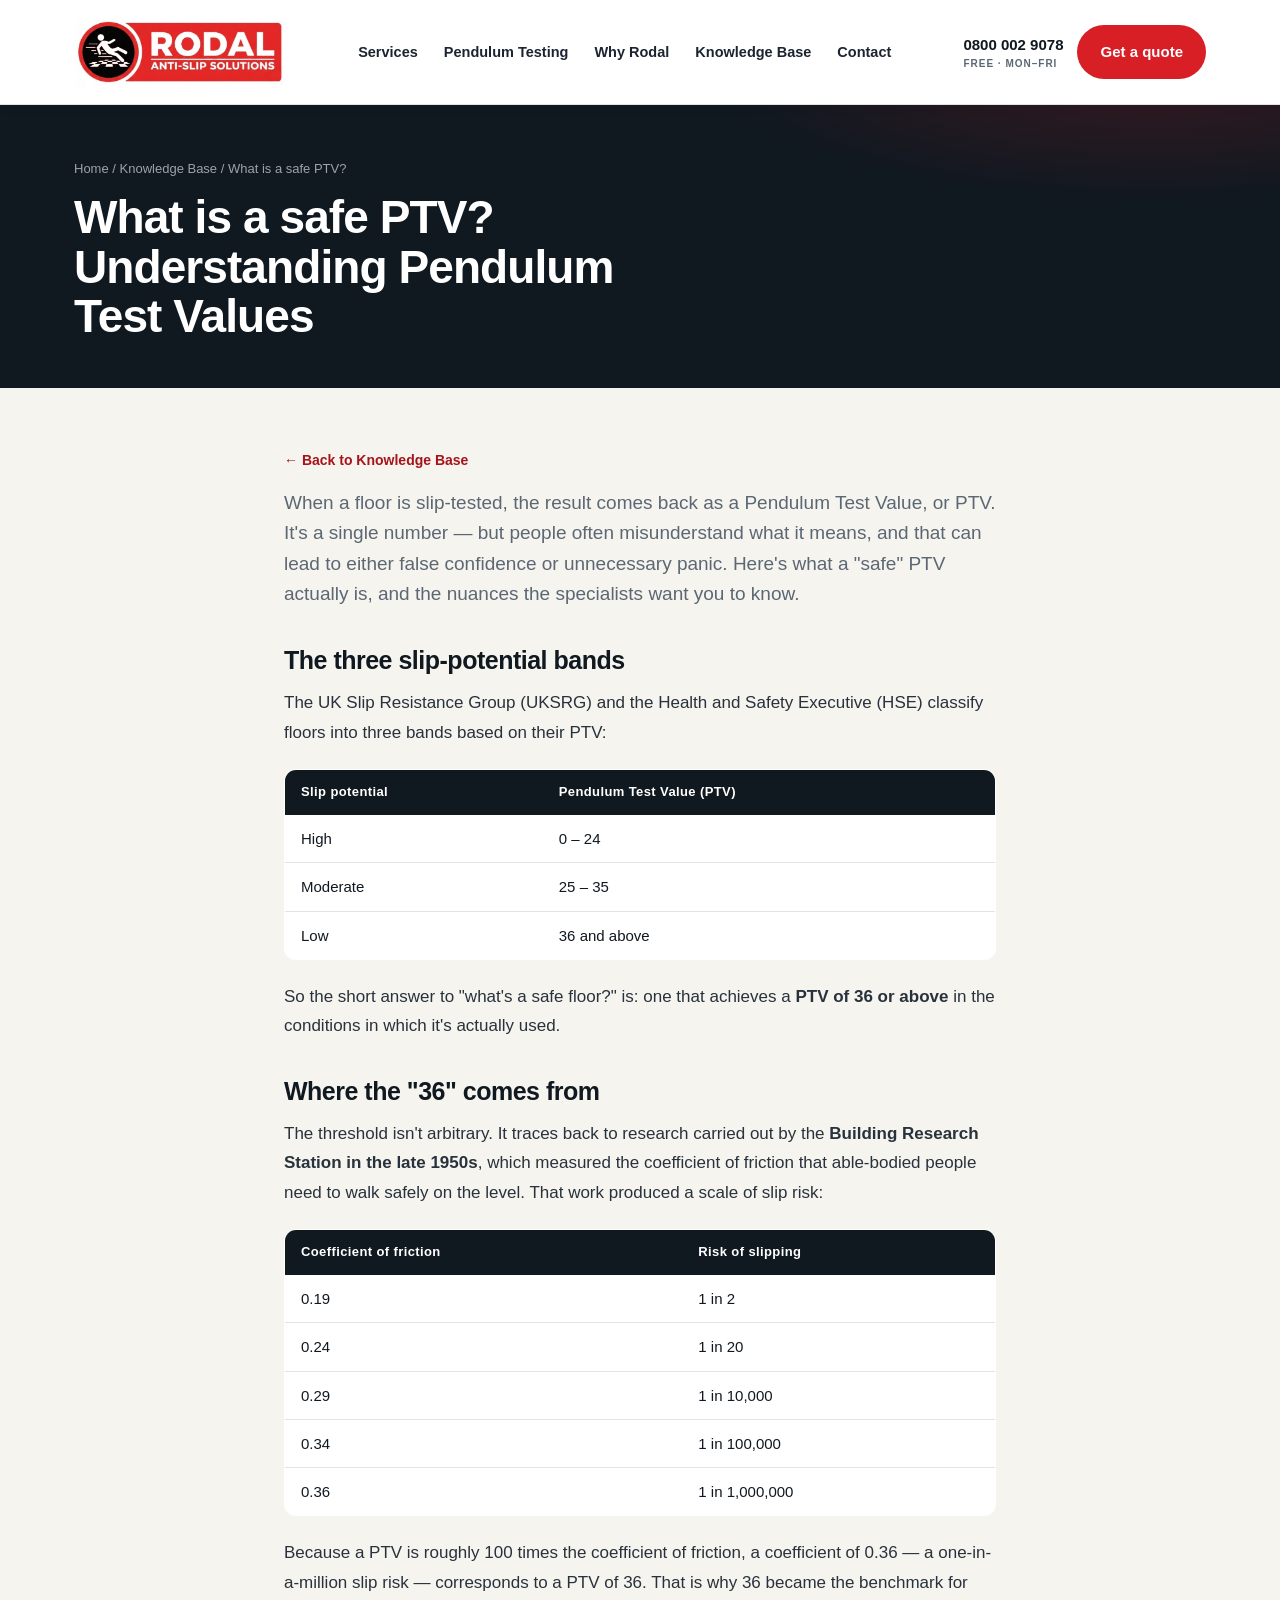
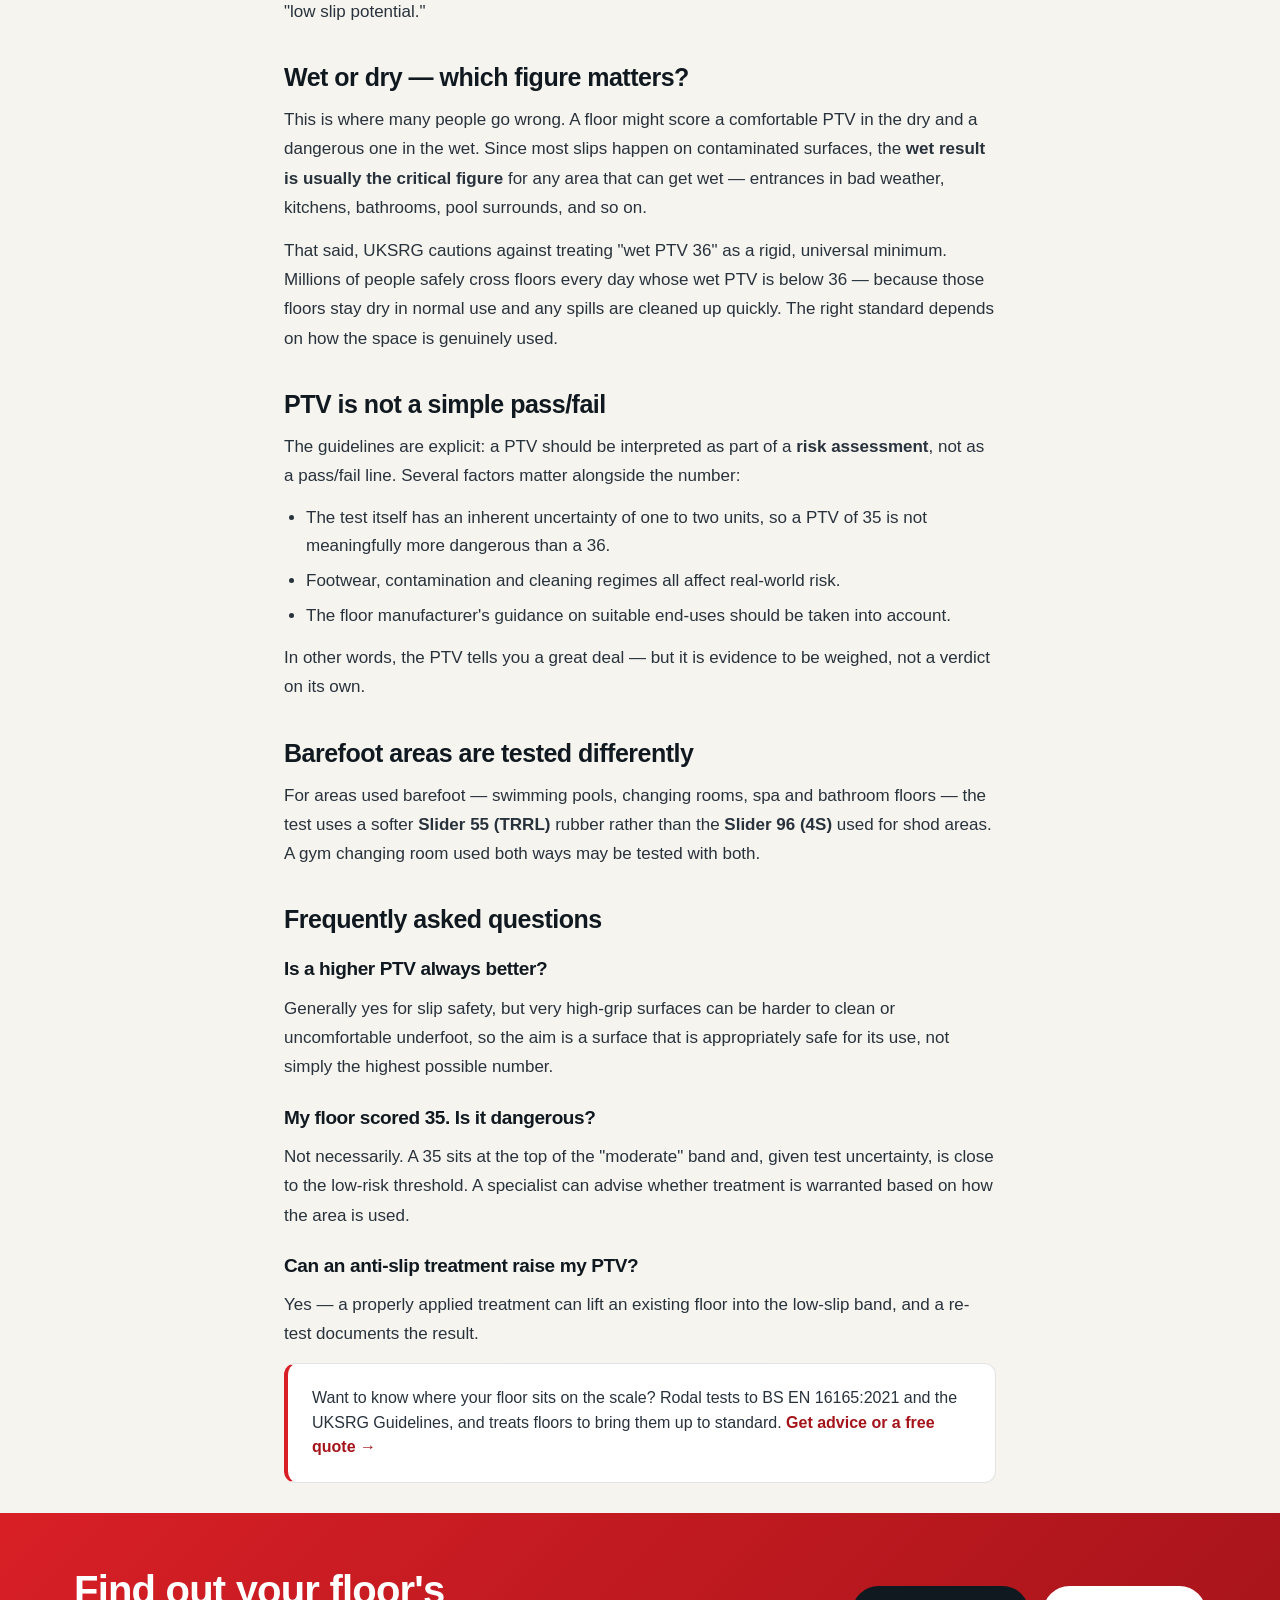
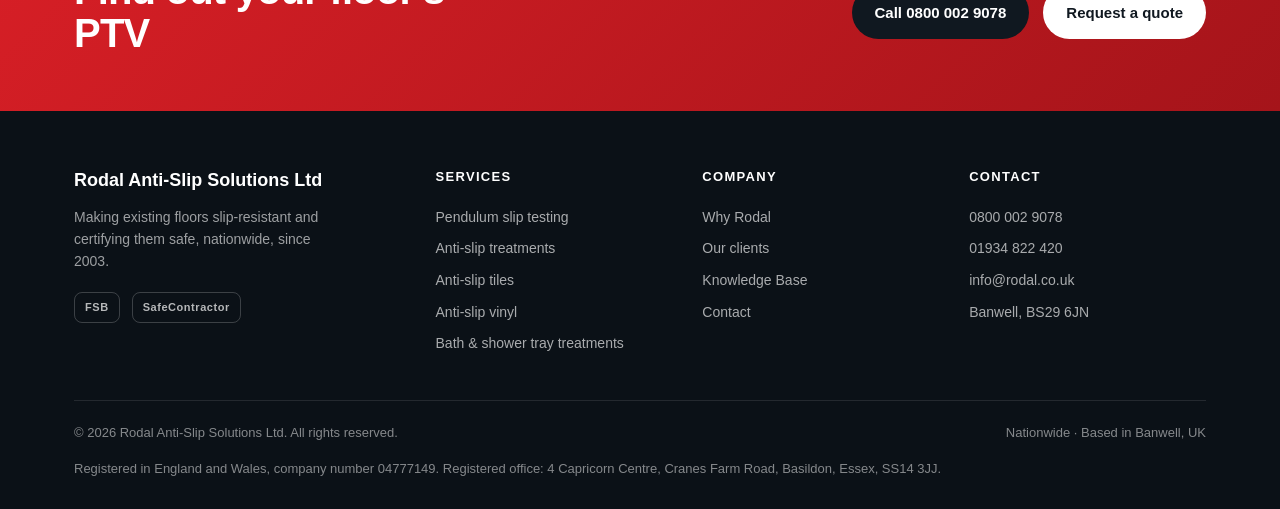
<file: what-is-a-safe-ptv.html>
<!DOCTYPE html>
<html lang="en">
<head>
<!-- Google tag (gtag.js) -->
<script async src="https://www.googletagmanager.com/gtag/js?id=G-7B5XFCHS1D"></script>
<script>
  window.dataLayer = window.dataLayer || [];
  function gtag(){dataLayer.push(arguments);}
  gtag('js', new Date());

  gtag('config', 'G-7B5XFCHS1D');
</script>
<meta charset="UTF-8" />
<meta name="viewport" content="width=device-width, initial-scale=1" />
<title>What is a safe PTV? Understanding Pendulum Test Values | Rodal Anti-Slip Solutions</title>
<meta name="description" content="What counts as a safe Pendulum Test Value (PTV)? The 36+ low-slip benchmark explained, where it comes from, wet vs dry, and why PTV isn't a simple pass/fail." />
<link rel="icon" href="/favicon.ico" sizes="any">
<link rel="icon" type="image/png" href="/favicon-32.png" sizes="32x32">
<link rel="apple-touch-icon" href="/apple-touch-icon.png">
<link rel="canonical" href="https://www.rodal.co.uk/what-is-a-safe-ptv.html">
<link rel="stylesheet" href="styles.css" />
</head>
<body>

<header>
  <div class="wrap nav">
    <a class="brand" href="index.html">
      <img src="assets/rodal-logo.png" alt="Rodal Anti-Slip Solutions" width="212" height="72" />
    </a>
    <nav class="nav-links" id="menu">
      <a href="index.html#services">Services</a>
      <a href="index.html#testing">Pendulum Testing</a>
      <a href="index.html#why">Why Rodal</a>
      <a href="knowledge.html">Knowledge Base</a>
      <a href="index.html#contact">Contact</a>
    </nav>
    <div class="nav-cta">
      <a class="nav-phone" href="tel:08000029078">0800 002 9078<small>Free · Mon–Fri</small></a>
      <a class="btn btn-primary" href="index.html#contact">Get a quote</a>
      <button class="burger" onclick="document.getElementById('menu').classList.toggle('open')">☰</button>
    </div>
  </div>
</header>

<section class="page-hero">
  <div class="wrap">
    <div class="breadcrumb"><a href="index.html">Home</a> / <a href="knowledge.html">Knowledge Base</a> / What is a safe PTV?</div>
    <h1>What is a safe PTV? Understanding Pendulum Test Values</h1>
  </div>
</section>

<article class="article">
  <a class="back-link" href="knowledge.html">← Back to Knowledge Base</a>

  <p class="lead-in">When a floor is slip-tested, the result comes back as a Pendulum Test Value, or PTV. It's a single number — but people often misunderstand what it means, and that can lead to either false confidence or unnecessary panic. Here's what a "safe" PTV actually is, and the nuances the specialists want you to know.</p>

  <h2>The three slip-potential bands</h2>
  <p>The UK Slip Resistance Group (UKSRG) and the Health and Safety Executive (HSE) classify floors into three bands based on their PTV:</p>
  <table>
    <tr><th>Slip potential</th><th>Pendulum Test Value (PTV)</th></tr>
    <tr><td>High</td><td>0 – 24</td></tr>
    <tr><td>Moderate</td><td>25 – 35</td></tr>
    <tr><td>Low</td><td>36 and above</td></tr>
  </table>
  <p>So the short answer to "what's a safe floor?" is: one that achieves a <strong>PTV of 36 or above</strong> in the conditions in which it's actually used.</p>

  <h2>Where the "36" comes from</h2>
  <p>The threshold isn't arbitrary. It traces back to research carried out by the <strong>Building Research Station in the late 1950s</strong>, which measured the coefficient of friction that able-bodied people need to walk safely on the level. That work produced a scale of slip risk:</p>
  <table>
    <tr><th>Coefficient of friction</th><th>Risk of slipping</th></tr>
    <tr><td>0.19</td><td>1 in 2</td></tr>
    <tr><td>0.24</td><td>1 in 20</td></tr>
    <tr><td>0.29</td><td>1 in 10,000</td></tr>
    <tr><td>0.34</td><td>1 in 100,000</td></tr>
    <tr><td>0.36</td><td>1 in 1,000,000</td></tr>
  </table>
  <p>Because a PTV is roughly 100 times the coefficient of friction, a coefficient of 0.36 — a one-in-a-million slip risk — corresponds to a PTV of 36. That is why 36 became the benchmark for "low slip potential."</p>

  <h2>Wet or dry — which figure matters?</h2>
  <p>This is where many people go wrong. A floor might score a comfortable PTV in the dry and a dangerous one in the wet. Since most slips happen on contaminated surfaces, the <strong>wet result is usually the critical figure</strong> for any area that can get wet — entrances in bad weather, kitchens, bathrooms, pool surrounds, and so on.</p>
  <p>That said, UKSRG cautions against treating "wet PTV 36" as a rigid, universal minimum. Millions of people safely cross floors every day whose wet PTV is below 36 — because those floors stay dry in normal use and any spills are cleaned up quickly. The right standard depends on how the space is genuinely used.</p>

  <h2>PTV is not a simple pass/fail</h2>
  <p>The guidelines are explicit: a PTV should be interpreted as part of a <strong>risk assessment</strong>, not as a pass/fail line. Several factors matter alongside the number:</p>
  <ul>
    <li>The test itself has an inherent uncertainty of one to two units, so a PTV of 35 is not meaningfully more dangerous than a 36.</li>
    <li>Footwear, contamination and cleaning regimes all affect real-world risk.</li>
    <li>The floor manufacturer's guidance on suitable end-uses should be taken into account.</li>
  </ul>
  <p>In other words, the PTV tells you a great deal — but it is evidence to be weighed, not a verdict on its own.</p>

  <h2>Barefoot areas are tested differently</h2>
  <p>For areas used barefoot — swimming pools, changing rooms, spa and bathroom floors — the test uses a softer <strong>Slider 55 (TRRL)</strong> rubber rather than the <strong>Slider 96 (4S)</strong> used for shod areas. A gym changing room used both ways may be tested with both.</p>

  <h2>Frequently asked questions</h2>
  <h3>Is a higher PTV always better?</h3>
  <p>Generally yes for slip safety, but very high-grip surfaces can be harder to clean or uncomfortable underfoot, so the aim is a surface that is appropriately safe for its use, not simply the highest possible number.</p>
  <h3>My floor scored 35. Is it dangerous?</h3>
  <p>Not necessarily. A 35 sits at the top of the "moderate" band and, given test uncertainty, is close to the low-risk threshold. A specialist can advise whether treatment is warranted based on how the area is used.</p>
  <h3>Can an anti-slip treatment raise my PTV?</h3>
  <p>Yes — a properly applied treatment can lift an existing floor into the low-slip band, and a re-test documents the result.</p>

  <div class="article-cta">
    Want to know where your floor sits on the scale? Rodal tests to BS EN 16165:2021 and the UKSRG Guidelines, and treats floors to bring them up to standard. <a href="index.html#contact">Get advice or a free quote →</a>
  </div>
</article>

<section class="cta-band" style="padding:56px 0">
  <div class="wrap">
    <h2>Find out your floor's PTV</h2>
    <div class="btns">
      <a class="btn btn-dark" href="tel:08000029078">Call 0800 002 9078</a>
      <a class="btn" style="background:#fff;color:var(--ink)" href="index.html#contact">Request a quote</a>
    </div>
  </div>
</section>

<footer>
  <div class="wrap">
    <div class="foot">
      <div class="foot-brand">
        <b>Rodal Anti-Slip Solutions Ltd</b>
        <p>Making existing floors slip-resistant and certifying them safe, nationwide, since 2003.</p>
        <div class="accred"><span>FSB</span><span>SafeContractor</span></div>
      </div>
      <div>
        <h4>Services</h4>
        <a href="index.html#testing">Pendulum slip testing</a>
        <a href="index.html#services">Anti-slip treatments</a>
        <a href="index.html#services">Anti-slip tiles</a>
        <a href="index.html#services">Anti-slip vinyl</a>
        <a href="anti-slip-bath-treatments.html">Bath &amp; shower tray treatments</a>
      </div>
      <div>
        <h4>Company</h4>
        <a href="index.html#why">Why Rodal</a>
        <a href="index.html#clients">Our clients</a>
        <a href="knowledge.html">Knowledge Base</a>
        <a href="index.html#contact">Contact</a>
      </div>
      <div>
        <h4>Contact</h4>
        <a href="tel:08000029078">0800 002 9078</a>
        <a href="tel:01934822420">01934 822 420</a>
        <a href="mailto:info@rodal.co.uk">info@rodal.co.uk</a>
        <a>Banwell, BS29 6JN</a>
      </div>
    </div>
    <div class="foot-bottom">
      <span>© 2026 Rodal Anti-Slip Solutions Ltd. All rights reserved.</span>
      <span>Nationwide · Based in Banwell, UK</span>
      <span>Registered in England and Wales, company number 04777149. Registered office: 4 Capricorn Centre, Cranes Farm Road, Basildon, Essex, SS14 3JJ.</span>
    </div>
  </div>
</footer>

</body>
</html>
</file>
<file: styles.css>
:root{
  --ink:#101820;
  --ink-2:#1b2430;
  --paper:#f6f4ef;
  --paper-2:#ffffff;
  --muted:#5b6773;
  --line:rgba(16,24,32,.12);
  --accent:#d81f26;      /* brand red */
  --accent-deep:#a5141a;
  --safe:#d81f26;        /* on-brand accent */
  --maxw:1180px;
  --r:14px;
}
*{box-sizing:border-box;margin:0;padding:0}
html{scroll-behavior:smooth}
body{
  font-family:-apple-system,BlinkMacSystemFont,"Segoe UI",Roboto,Helvetica,Arial,sans-serif;
  color:var(--ink);background:var(--paper);line-height:1.55;
  -webkit-font-smoothing:antialiased;
}
a{color:inherit;text-decoration:none}
.wrap{max-width:var(--maxw);margin:0 auto;padding:0 24px}
.eyebrow{font-size:12px;letter-spacing:.18em;text-transform:uppercase;font-weight:700;color:var(--accent-deep)}
h1,h2,h3{line-height:1.08;letter-spacing:-.02em;font-weight:800}
h1{font-size:clamp(34px,5.2vw,60px)}
h2{font-size:clamp(26px,3.6vw,40px)}
p{color:var(--ink)}
.lead{font-size:clamp(17px,2vw,20px);color:var(--muted);max-width:60ch}

/* buttons */
.btn{display:inline-flex;align-items:center;gap:.5em;padding:14px 22px;border-radius:999px;font-weight:700;font-size:15px;transition:.2s;border:1.5px solid transparent;cursor:pointer}
.btn-primary{background:var(--accent);color:#fff}
.btn-primary:hover{background:var(--accent-deep);transform:translateY(-1px)}
.btn-ghost{border-color:rgba(255,255,255,.35);color:#fff}
.btn-ghost:hover{background:rgba(255,255,255,.1)}
.btn-dark{background:var(--ink);color:#fff}
.btn-dark:hover{background:var(--ink-2);transform:translateY(-1px)}

/* header */
header{position:sticky;top:0;z-index:50;background:#fff;border-bottom:1px solid var(--line);box-shadow:0 1px 12px rgba(16,24,32,.06)}
.nav{display:flex;align-items:center;justify-content:space-between;gap:20px;height:104px}
.brand{display:flex;align-items:center;color:var(--ink)}
.brand img{height:72px;width:auto;display:block}
.nav-links{display:flex;align-items:center;gap:26px}
.nav-links a{color:var(--ink-2);font-size:14.5px;font-weight:600}
.nav-links a:hover{color:var(--accent)}
.nav-cta{display:flex;align-items:center;gap:14px}
.nav-phone{color:var(--ink);font-weight:800;font-size:15px;white-space:nowrap}
.nav-phone small{display:block;font-size:10px;color:var(--muted);font-weight:600;letter-spacing:.1em;text-transform:uppercase}
.burger{display:none;background:none;border:0;color:var(--ink);font-size:26px;line-height:1}

/* hero */
.hero{background:var(--ink);color:#fff;position:relative;overflow:hidden}
.hero:before{content:"";position:absolute;inset:0;background:
  radial-gradient(60% 80% at 85% -10%,rgba(216,31,38,.20),transparent 60%),
  radial-gradient(50% 60% at 0% 110%,rgba(216,31,38,.10),transparent 60%)}
.hero .wrap{position:relative;padding:70px 24px 80px;display:grid;grid-template-columns:1fr 1fr;gap:44px;align-items:center}
.hero h1{margin:16px 0 20px;max-width:15ch}
.hero .lead{color:rgba(255,255,255,.78)}
.hero-cta{display:flex;gap:14px;flex-wrap:wrap;margin-top:30px}
.ticks{display:flex;flex-wrap:wrap;gap:10px 22px;margin-top:34px;border-top:1px solid rgba(255,255,255,.12);padding-top:22px}
.tick{font-size:13.5px;color:rgba(255,255,255,.85);display:flex;align-items:center;gap:8px}
.tick b{color:#fff}
.tick svg{flex:none}
.hero-card{background:linear-gradient(160deg,#20303f,#151f29);border:1px solid rgba(255,255,255,.1);border-radius:18px;padding:5px;aspect-ratio:3/2;position:relative}
.hero-card img{width:100%;height:100%;border-radius:14px;object-fit:cover;display:block}
.ph{width:100%;height:100%;border-radius:14px;background:
   repeating-linear-gradient(45deg,rgba(255,255,255,.03) 0 12px,rgba(255,255,255,.06) 12px 24px);
   display:grid;place-items:center;text-align:center;color:rgba(255,255,255,.55);font-size:13px;padding:20px}
.hero-badge{position:absolute;bottom:22px;left:22px;background:var(--ink);color:#fff;border:1px solid rgba(255,255,255,.15);font-weight:800;font-size:13px;padding:9px 14px;border-radius:10px;box-shadow:0 10px 30px rgba(0,0,0,.35)}
.hero-badge small{display:block;font-weight:600;font-size:10.5px;opacity:.85;letter-spacing:.08em;text-transform:uppercase}

/* marquee */
.marquee{background:var(--ink-2);color:#fff;padding:16px 0;overflow:hidden;white-space:nowrap;border-top:1px solid rgba(255,255,255,.08)}
.marquee .track{display:inline-block;animation:scroll 34s linear infinite}
.marquee span{display:inline-block;padding:0 30px;font-weight:700;font-size:14px;letter-spacing:.04em;color:rgba(255,255,255,.7)}
.marquee span:before{content:"◆";color:var(--accent);margin-right:30px;font-size:8px;vertical-align:middle}
@keyframes scroll{from{transform:translateX(0)}to{transform:translateX(-50%)}}
.marquee img{height:40px;width:auto;margin:0 22px;background:#fff;border-radius:8px;padding:8px 14px;object-fit:contain;vertical-align:middle}

/* sections */
section{padding:78px 0}
.sec-head{max-width:60ch}
.sec-head .eyebrow{margin-bottom:12px}
.sec-head p{color:var(--muted);margin-top:14px;font-size:17px}

/* routes */
.routes{display:grid;grid-template-columns:repeat(3,1fr);gap:22px;margin-top:46px}
.route{background:var(--paper-2);border:1px solid var(--line);border-radius:var(--r);overflow:hidden;display:flex;flex-direction:column;transition:.2s}
.route:hover{transform:translateY(-4px);box-shadow:0 20px 44px rgba(16,24,32,.1)}
.route .rimg{aspect-ratio:16/10;background:linear-gradient(160deg,#e9e4d9,#d9d2c4);display:grid;place-items:center;color:#8a8172;font-size:12.5px;position:relative}
.route .tag{position:absolute;top:12px;left:12px;background:var(--ink);color:#fff;font-size:11px;font-weight:700;letter-spacing:.06em;text-transform:uppercase;padding:6px 10px;border-radius:8px}
.route .rbody{padding:24px;display:flex;flex-direction:column;gap:12px;flex:1}
/* cards carry no photo, so the tag sits inline at the top of the body */
.route .rbody .tag{position:static;align-self:flex-start;margin-bottom:2px}
.route h3{font-size:21px}
.route p{color:var(--muted);font-size:15px}
.route .rlink{margin-top:auto;font-weight:800;color:var(--accent-deep);font-size:15px}

/* risk band */
.risk{background:var(--ink);color:#fff}
.risk .wrap{display:grid;grid-template-columns:1fr 1fr;gap:56px;align-items:center}
.risk h2{margin-bottom:18px}
.risk p{color:rgba(255,255,255,.78)}
.stats{display:grid;grid-template-columns:1fr 1fr;gap:18px}
.stat{background:rgba(255,255,255,.05);border:1px solid rgba(255,255,255,.1);border-radius:14px;padding:24px}
.stat b{display:block;font-size:34px;font-weight:900;color:var(--accent);letter-spacing:-.02em}
.stat span{font-size:14px;color:rgba(255,255,255,.72)}

/* PTV / how */
.ptv{display:grid;grid-template-columns:1fr 1fr;gap:56px;align-items:center}
.ptv-table{width:100%;border-collapse:collapse;margin-top:8px;background:var(--paper-2);border-radius:12px;overflow:hidden;border:1px solid var(--line)}
.ptv-table td{padding:16px 20px;border-bottom:1px solid var(--line);font-size:15px}
.ptv-table tr:last-child td{border-bottom:0}
.ptv-table td:last-child{text-align:right;font-weight:800}
.dot{display:inline-block;width:10px;height:10px;border-radius:50%;margin-right:10px;vertical-align:middle}

/* why */
.why{background:var(--paper-2)}
.why-grid{display:grid;grid-template-columns:repeat(4,1fr);gap:20px;margin-top:44px}
.why-item{padding:26px;border:1px solid var(--line);border-radius:14px;background:var(--paper)}
.why-item .k{font-size:13px;font-weight:800;letter-spacing:.1em;text-transform:uppercase;color:var(--accent-deep);margin-bottom:12px}
.why-item p{font-size:15px;color:var(--ink)}
.why-item p b{font-weight:800}
/* baths, shower trays & wet areas */
#bathrooms{background:var(--paper-2)}
.bath-grid{display:grid;grid-template-columns:1.25fr .75fr;gap:40px;margin-top:44px;align-items:start}
.bath-main h3{font-size:22px;margin-bottom:12px}
.bath-main p{color:var(--muted);font-size:15.5px}
.bath-list{list-style:none;margin:22px 0 28px;display:grid;gap:14px}
.bath-list li{position:relative;padding-left:30px;font-size:15.5px;color:var(--ink)}
.bath-list li:before{content:"✓";position:absolute;left:0;top:0;color:var(--accent);font-weight:800}
.bath-list li b{font-weight:800}
.treat-list{background:var(--paper);border:1px solid var(--line);border-radius:var(--r);padding:26px}
.treat-list h3{font-size:17px;margin-bottom:6px}
.tl-group{margin-top:18px}
.tl-head{display:block;font-size:11.5px;font-weight:800;letter-spacing:.1em;text-transform:uppercase;color:var(--accent-deep);margin-bottom:8px}
.tl-group ul{list-style:none;display:grid;gap:6px}
.tl-group li{font-size:14.5px;color:var(--ink);padding-left:14px;position:relative}
.tl-group li:before{content:"";position:absolute;left:0;top:8px;width:5px;height:5px;border-radius:50%;background:var(--line)}

/* caption above the client logo strip */
.marquee-lead{text-align:center;font-size:11.5px;font-weight:800;letter-spacing:.14em;text-transform:uppercase;color:var(--muted);background:var(--ink-2);color:rgba(255,255,255,.6);padding:16px 20px 0}

/* two photographs of real work, matched shape, one row */
.work-pair{display:grid;grid-template-columns:1fr 1fr;gap:20px;margin-top:44px}
.work-pair figure{margin:0}
.work-pair img{width:100%;height:auto;aspect-ratio:4/3;object-fit:cover;display:block;border-radius:14px;border:1px solid var(--line)}
.work-pair figcaption{margin-top:10px;font-size:13.5px;color:var(--muted);text-align:center}
@media (max-width:720px){ .work-pair{grid-template-columns:1fr;gap:24px} }

/* clients */
.clients-grid{display:grid;grid-template-columns:repeat(5,1fr);gap:16px;margin-top:38px}
.client{aspect-ratio:5/2;border:1px solid var(--line);border-radius:12px;display:grid;place-items:center;background:var(--paper-2);font-weight:800;color:#9aa2ab;font-size:14px;letter-spacing:.02em;padding:16px}
.client img{max-width:100%;max-height:54px;object-fit:contain;filter:grayscale(1);opacity:.8;transition:.2s}
.client:hover img{filter:none;opacity:1}

/* CTA band */
.cta-band{background:linear-gradient(135deg,var(--accent),var(--accent-deep));color:#fff}
.cta-band .wrap{display:flex;align-items:center;justify-content:space-between;gap:30px;flex-wrap:wrap}
.cta-band h2{max-width:20ch}
.cta-band .btns{display:flex;gap:14px;flex-wrap:wrap}

/* form */
.contact{background:var(--ink);color:#fff}
.contact .wrap{display:grid;grid-template-columns:1fr 1fr;gap:56px}
.contact p{color:rgba(255,255,255,.78)}
.cinfo a{color:#fff;font-weight:700}
.cinfo .line{display:flex;gap:12px;align-items:flex-start;margin-top:20px;font-size:15px;color:rgba(255,255,255,.85)}
.cinfo .line svg{flex:none;margin-top:2px}
form{background:rgba(255,255,255,.04);border:1px solid rgba(255,255,255,.12);border-radius:16px;padding:28px;display:grid;gap:14px}
form label{font-size:13px;font-weight:600;color:rgba(255,255,255,.7)}
form input,form textarea{width:100%;padding:12px 14px;border-radius:10px;border:1px solid rgba(255,255,255,.18);background:rgba(255,255,255,.06);color:#fff;font-size:15px;font-family:inherit}
form input::placeholder,form textarea::placeholder{color:rgba(255,255,255,.4)}
form .btn{justify-content:center;margin-top:6px}

/* footer */
footer{background:#0b1117;color:rgba(255,255,255,.7);padding:56px 0 30px}
.foot{display:grid;grid-template-columns:1.4fr 1fr 1fr 1fr;gap:30px}
footer h4{color:#fff;font-size:13px;letter-spacing:.1em;text-transform:uppercase;margin-bottom:14px}
footer a{display:block;color:rgba(255,255,255,.65);font-size:14px;padding:5px 0}
footer a:hover{color:#fff}
.foot-brand b{color:#fff;font-size:18px}
.foot-brand p{color:rgba(255,255,255,.6);font-size:14px;margin-top:12px;max-width:34ch}
.foot-bottom{border-top:1px solid rgba(255,255,255,.1);margin-top:40px;padding-top:22px;display:flex;justify-content:space-between;gap:16px;flex-wrap:wrap;font-size:13px;color:rgba(255,255,255,.5)}
.accred{display:flex;gap:12px;margin-top:20px}
.accred span{font-size:11px;font-weight:700;letter-spacing:.05em;border:1px solid rgba(255,255,255,.2);padding:6px 10px;border-radius:8px;color:rgba(255,255,255,.7)}

.note{background:#fdeaea;border:1px dashed var(--accent-deep);color:#7a1418;font-size:13px;padding:10px 16px;text-align:center}

/* ===== subpage / page header ===== */
.page-hero{background:var(--ink);color:#fff;padding:54px 0 46px;position:relative;overflow:hidden}
.page-hero:before{content:"";position:absolute;inset:0;background:radial-gradient(60% 90% at 90% -20%,rgba(216,31,38,.22),transparent 60%)}
.page-hero .wrap{position:relative}
.breadcrumb{font-size:13px;color:rgba(255,255,255,.6);margin-bottom:14px}
.breadcrumb a{color:rgba(255,255,255,.6)}
.breadcrumb a:hover{color:#fff}
.page-hero h1{font-size:clamp(28px,4.2vw,46px);max-width:22ch}
.page-hero .sub{color:rgba(255,255,255,.78);margin-top:16px;max-width:62ch;font-size:18px}

/* ===== knowledge base grid ===== */
.kb-grid{display:grid;grid-template-columns:repeat(2,1fr);gap:22px}
.kb-card{background:var(--paper-2);border:1px solid var(--line);border-radius:var(--r);padding:28px;display:flex;flex-direction:column;gap:11px;transition:.2s}
.kb-card:hover{transform:translateY(-4px);box-shadow:0 20px 44px rgba(16,24,32,.1)}
.kb-card .k{font-size:12px;font-weight:800;letter-spacing:.1em;text-transform:uppercase;color:var(--accent-deep)}
.kb-card h3{font-size:20px}
.kb-card p{color:var(--muted);font-size:15px}
.kb-card .rlink{margin-top:auto;font-weight:800;color:var(--accent-deep);font-size:15px}

/* ===== article ===== */
.article{max-width:760px;margin:0 auto;padding:60px 24px 20px}
.article .back-link{display:inline-block;margin-bottom:8px;font-weight:700;color:var(--accent-deep);font-size:14px}
.article .lead-in{font-size:19px;color:var(--muted);line-height:1.6;margin:8px 0 6px}
.article h2{font-size:25px;margin:38px 0 12px}
.article h3{font-size:19px;margin:26px 0 8px}
.article p{font-size:17px;color:#28323c;margin:14px 0;line-height:1.72}
.article ul,.article ol{margin:14px 0 14px 22px}
.article li{font-size:17px;margin:8px 0;line-height:1.6;color:#28323c}
.article table{width:100%;border-collapse:collapse;margin:22px 0;font-size:15px;background:var(--paper-2);border:1px solid var(--line);border-radius:12px;overflow:hidden}
.article th,.article td{padding:12px 16px;border-bottom:1px solid var(--line);text-align:left}
.article th{background:var(--ink);color:#fff;font-size:13px;letter-spacing:.03em;font-weight:700}
.article tr:last-child td{border-bottom:0}
.article hr{border:0;border-top:1px solid var(--line);margin:34px 0}
.article .disclaimer{font-size:14px;color:var(--muted);font-style:italic}
.article-cta{background:var(--paper-2);border:1px solid var(--line);border-left:4px solid var(--accent);border-radius:12px;padding:22px 24px;margin:8px 0 10px;font-size:16px;color:#28323c}
.article-cta a{color:var(--accent-deep);font-weight:800}

@media(max-width:900px){
  .hero .wrap{grid-template-columns:1fr;padding-bottom:60px}
  .hero-card{max-width:460px}
  .routes{grid-template-columns:1fr}
  .risk .wrap,.ptv,.contact .wrap{grid-template-columns:1fr}
  .why-grid{grid-template-columns:1fr 1fr}
  .bath-grid{grid-template-columns:1fr;gap:28px}
  .clients-grid{grid-template-columns:repeat(3,1fr)}
  .kb-grid{grid-template-columns:1fr}
  .foot{grid-template-columns:1fr 1fr}
  .nav{height:88px}
  .brand img{height:56px}
  .nav-links{display:none}
  .nav-links.open{display:flex;position:absolute;top:88px;left:0;right:0;flex-direction:column;background:#fff;padding:18px 24px;gap:16px;border-bottom:1px solid var(--line);box-shadow:0 12px 20px rgba(16,24,32,.10)}
  .burger{display:block}
  .nav-phone small{display:none}
}
@media(max-width:540px){
  .why-grid,.clients-grid,.foot,.stats{grid-template-columns:1fr}
  .nav{height:76px}
  .brand img{height:48px}
  .nav-links.open{top:76px}
  /* on a phone, tap-to-call matters more than the quote button, which the hero repeats */
  .nav-cta .btn{display:none}
}
</file>
